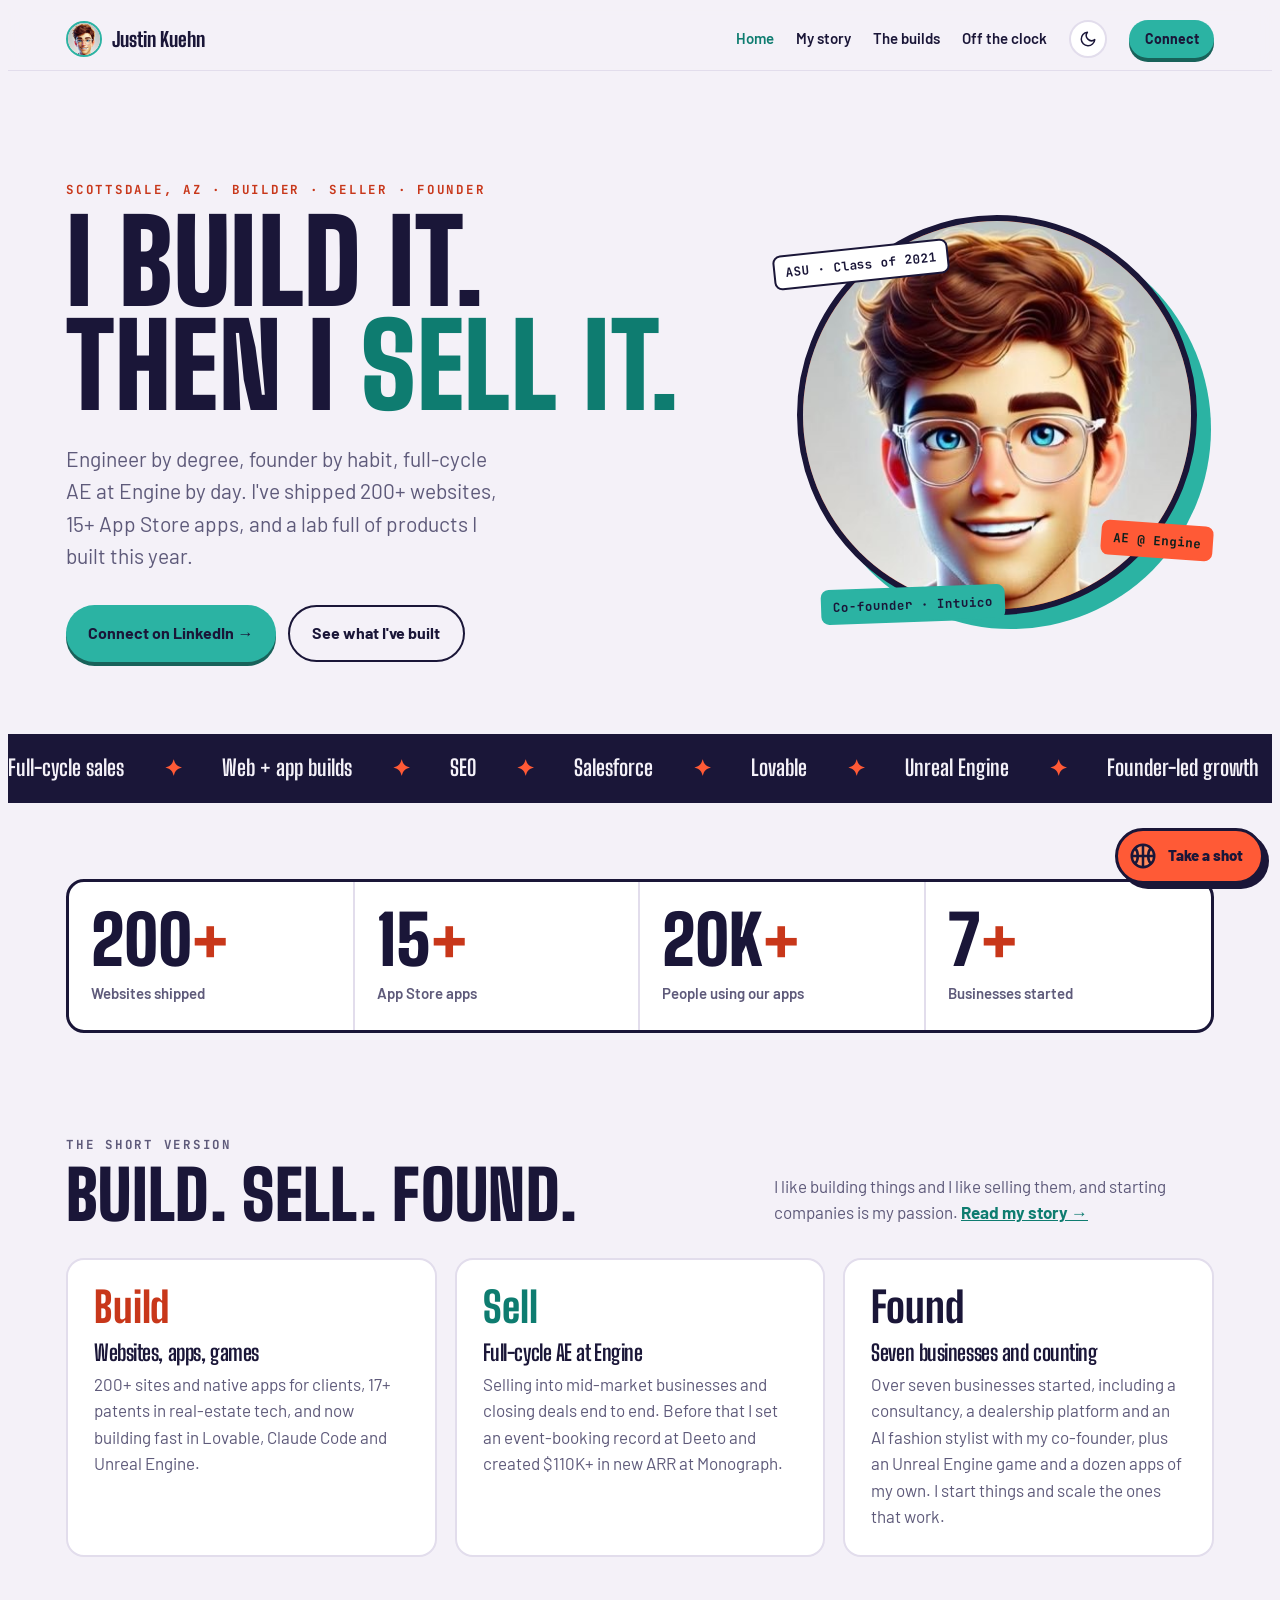
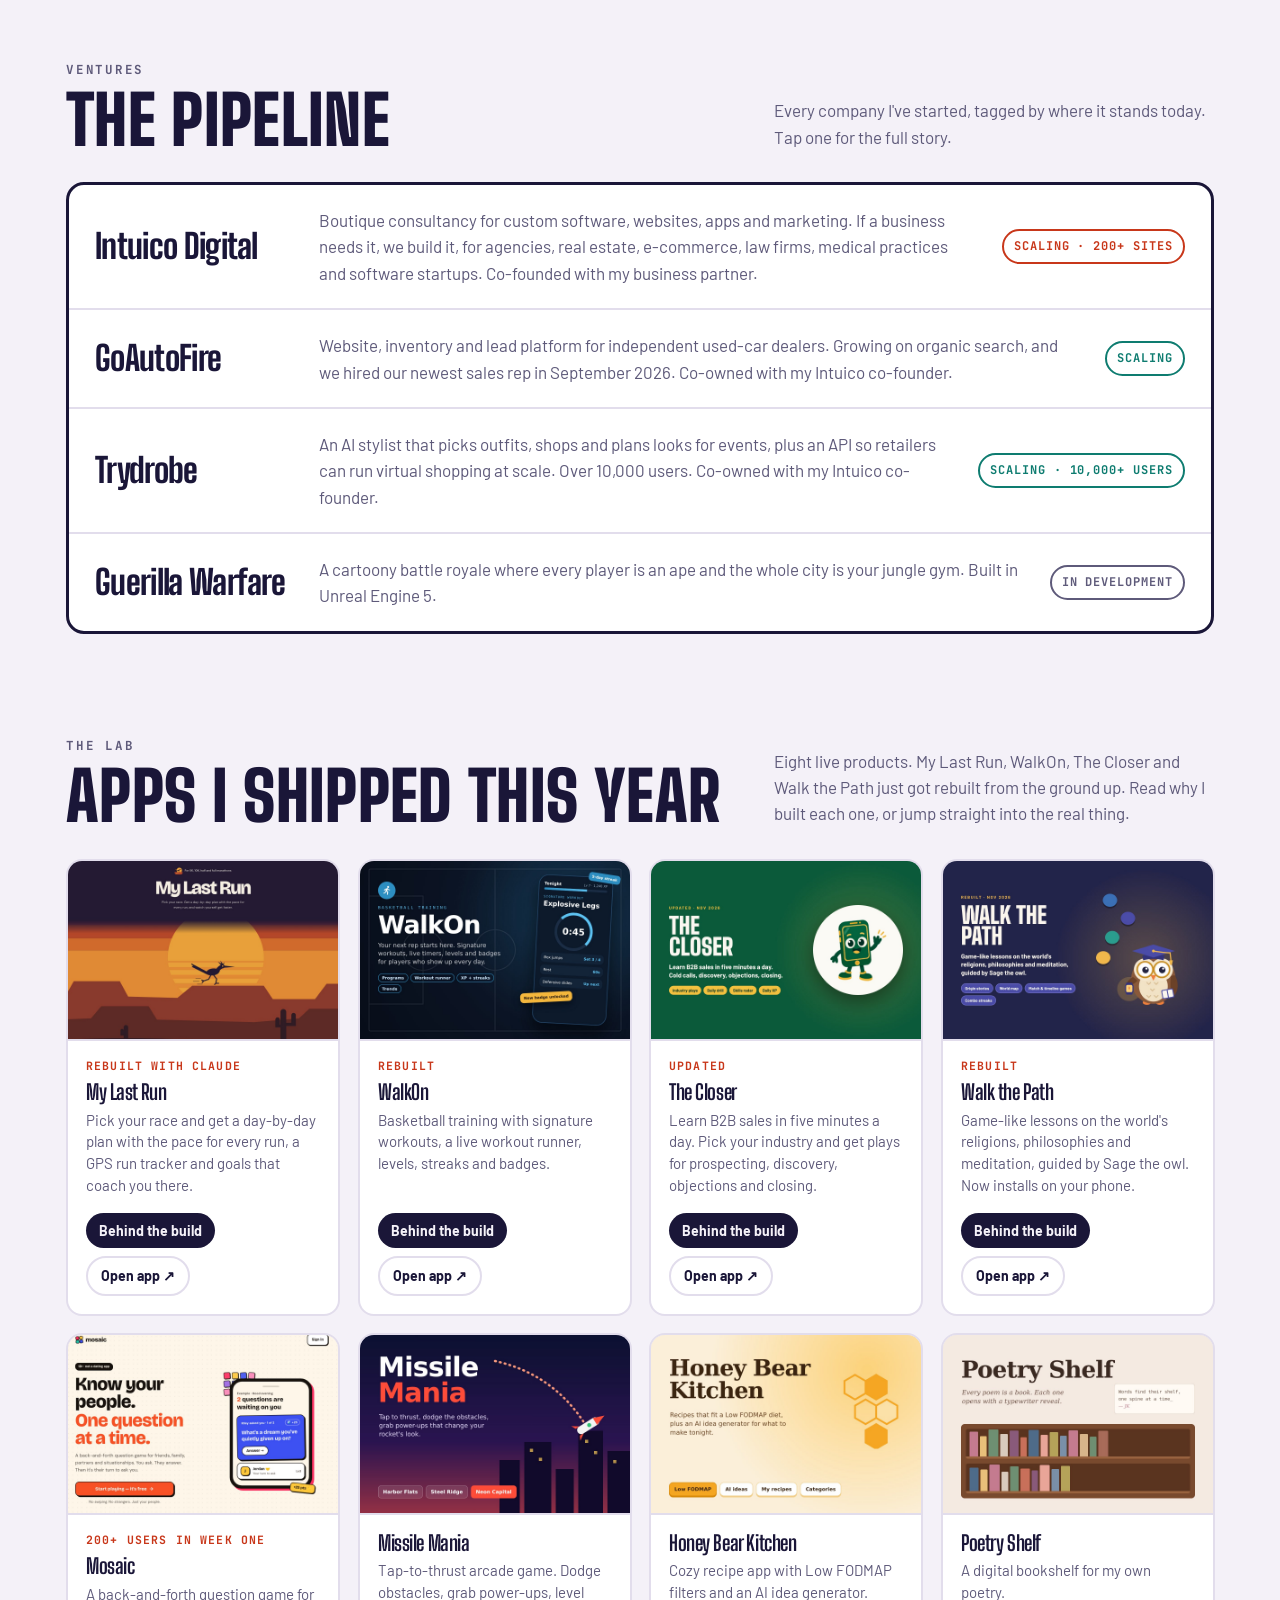
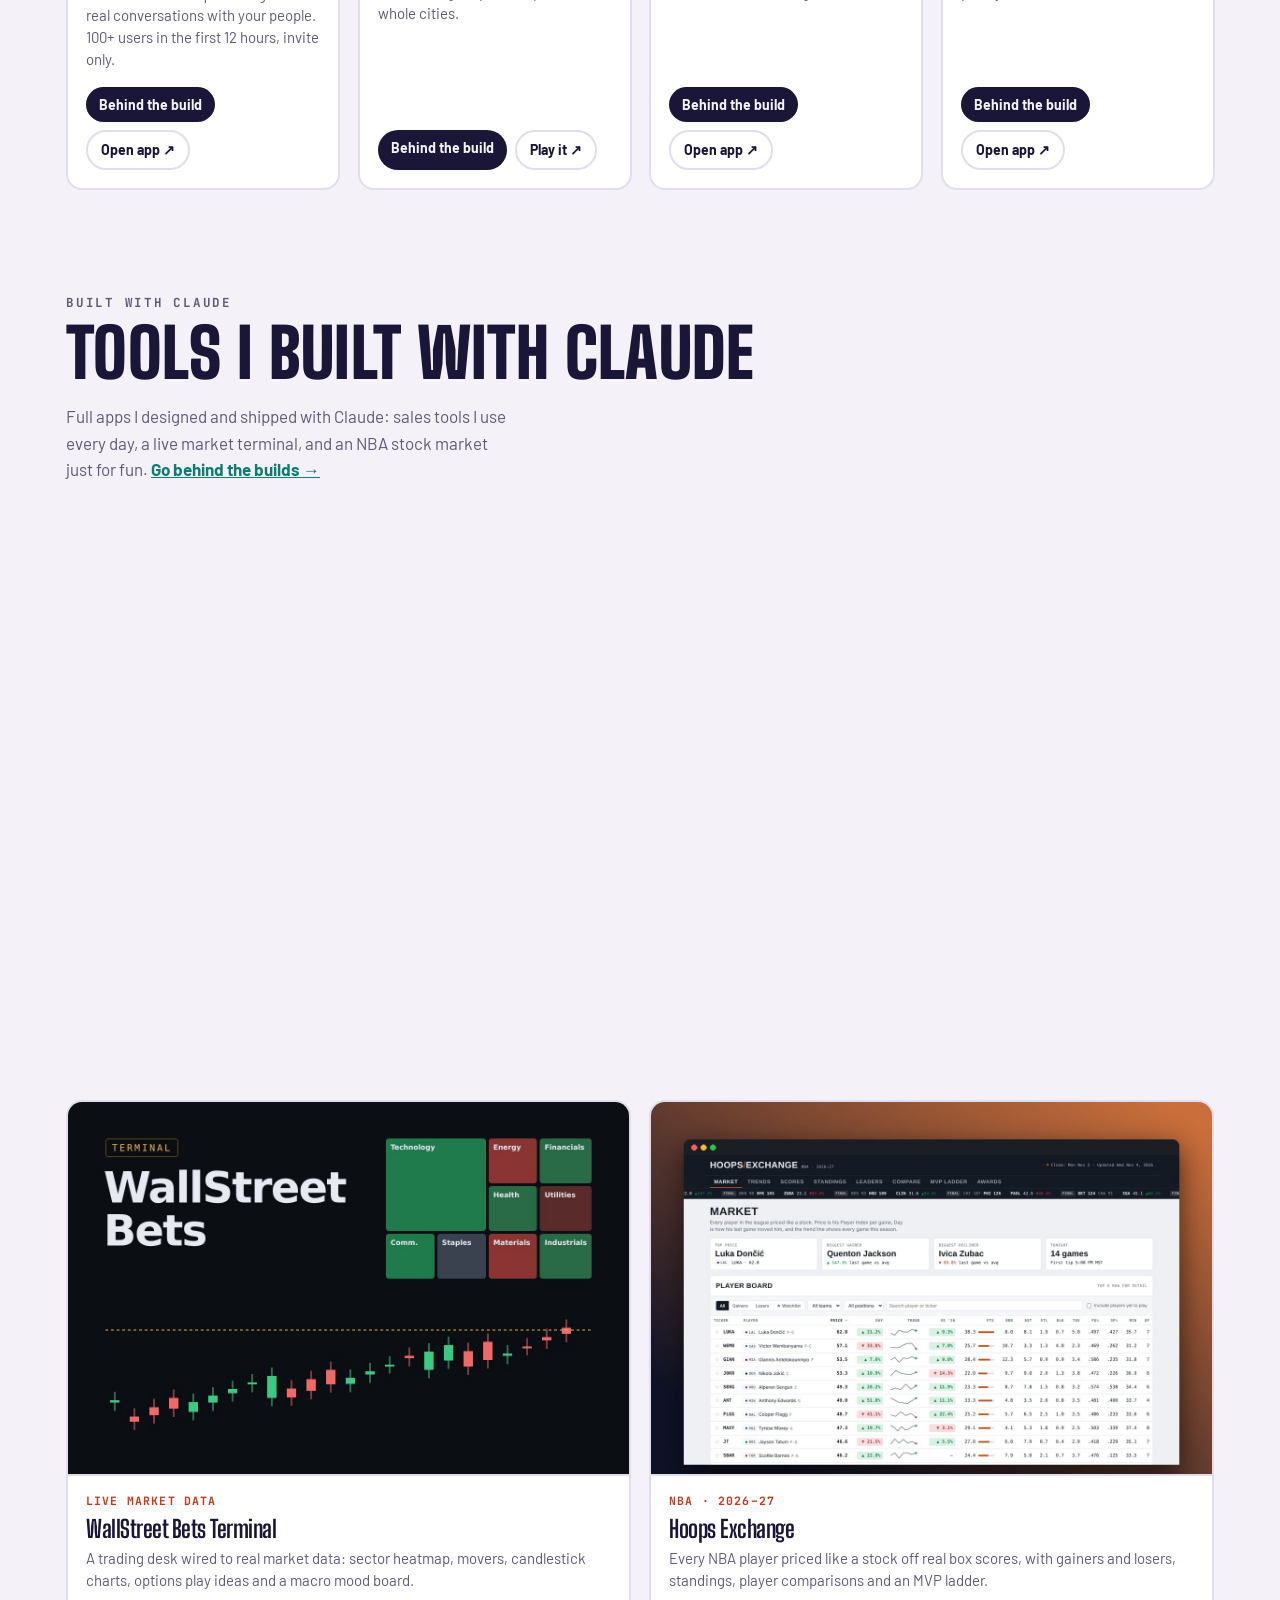
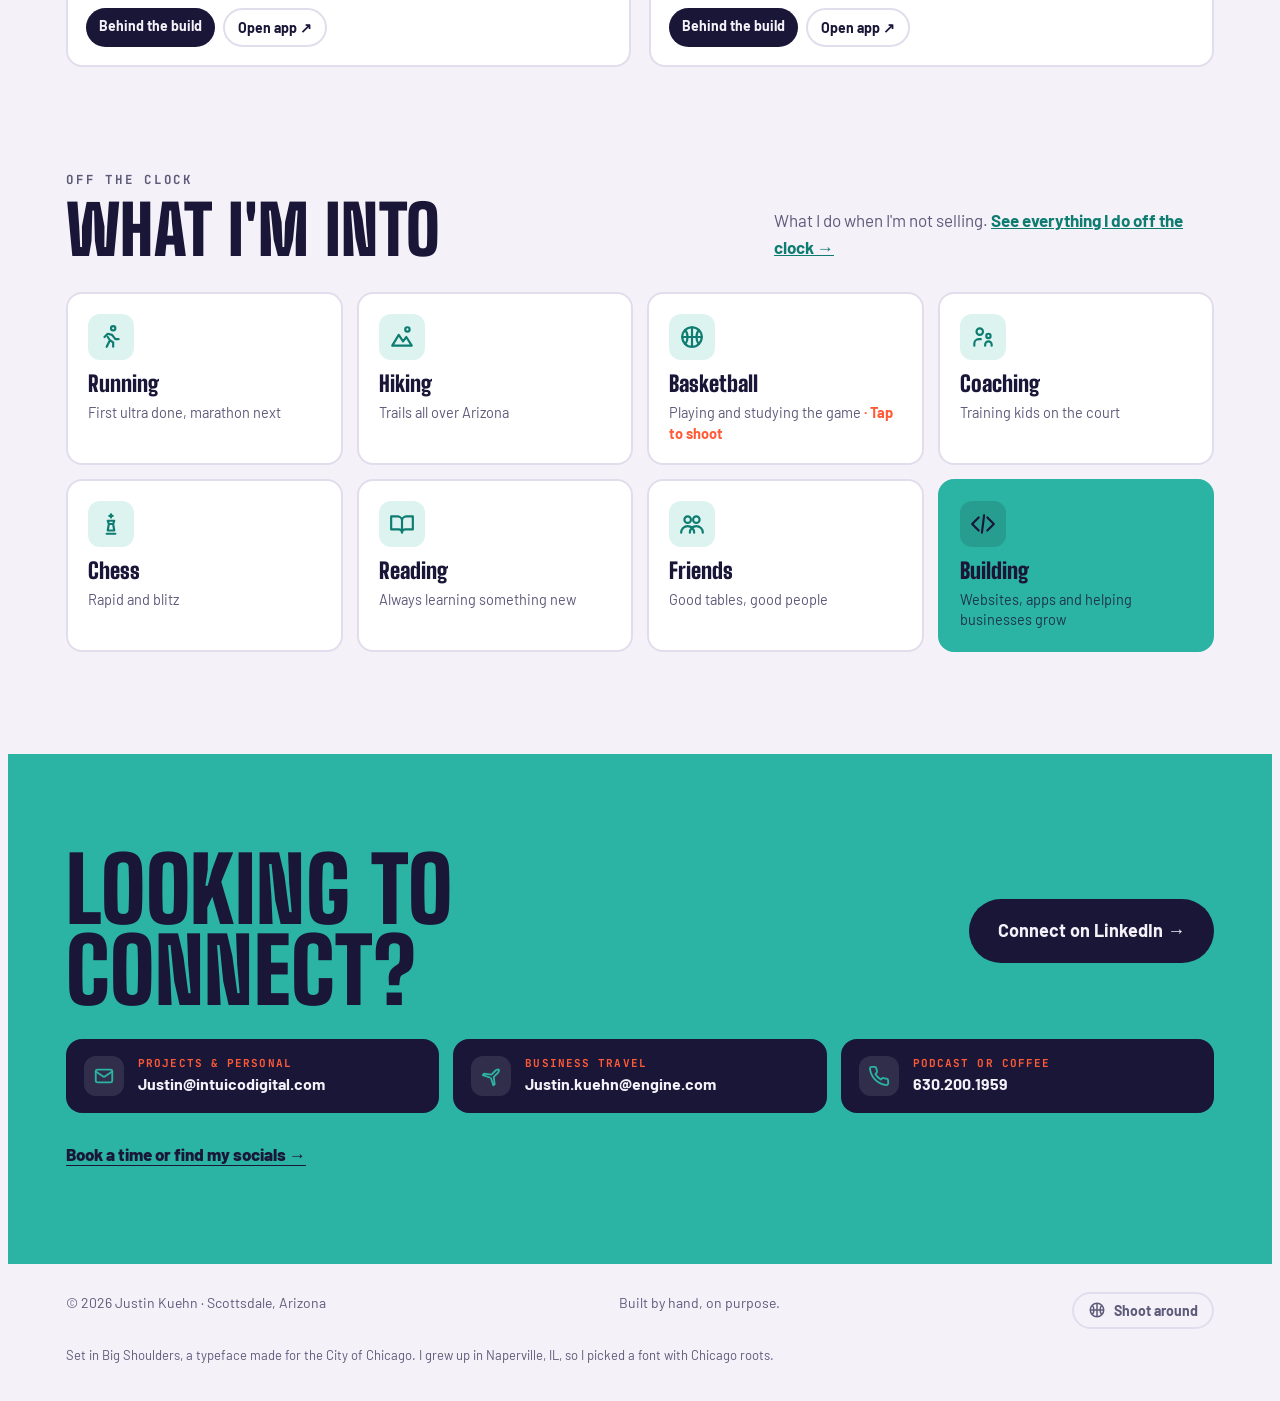
<file: index.html>
<!doctype html>
<html lang="en">
<head>
<meta charset="utf-8">
<meta name="viewport" content="width=device-width,initial-scale=1,viewport-fit=cover">
<title>Justin Kuehn · Builder, seller, founder</title>
<meta name="description" content="Justin Kuehn builds websites, apps and companies, then sells them. Co-founder of Intuico Digital and Account Executive at Engine.">
<meta property="og:title" content="Justin Kuehn · Builder, seller, founder">
<meta property="og:description" content="Websites, apps, ventures and the story behind them.">
<meta property="og:image" content="img/avatar.jpg">
<link rel="icon" href="img/avatar.jpg">
<script>(function(){var t=null;try{t=new URLSearchParams(location.search).get("theme");}catch(e){}if(t!=="dark"&&t!=="light"){try{t=localStorage.getItem("jk-theme");}catch(e){}}if(t!=="dark"&&t!=="light"){try{t=sessionStorage.getItem("jk-theme");}catch(e){}}if(t==="dark"||t==="light"){document.documentElement.setAttribute("data-jk",t);try{localStorage.setItem("jk-theme",t);}catch(e){}try{sessionStorage.setItem("jk-theme",t);}catch(e){}}})();(function(){window.__jkT0=Date.now();if(matchMedia("(prefers-reduced-motion: reduce)").matches)return;var seen=false;try{seen=sessionStorage.getItem("jk-splash")==="1";sessionStorage.setItem("jk-splash","1");}catch(e){seen=true;}if(seen)return;var r=document.documentElement;r.classList.add("jk-splash");setTimeout(function(){r.classList.remove("jk-splash","jk-splash-out")},3500);})();</script>
<meta name="claude:viewport-fit-sides" content="cover">
<link rel="preconnect" href="https://fonts.googleapis.com">
<link rel="preconnect" href="https://fonts.gstatic.com" crossorigin>
<link rel="stylesheet" href="https://fonts.googleapis.com/css2?family=Big+Shoulders+Display:wght@700;800;900&family=Barlow:wght@400;500;600;700&family=JetBrains+Mono:wght@500;700&display=swap">
<style>
/* Layout: bold editorial home. Big type hero with avatar, scoreboard strip, ventures as a CRM-style pipeline, an app lab grid, off-the-clock photo band, LinkedIn close. */
:root{
  --bg:#F4F1F8; --surface:#FFFFFF; --ink:#1A1638; --muted:#5E5A7A; --line:#E2DDEC;
  --signal-t:#0E7C70; --soft:#ECE7F4; --agave:#FF5A36; --deep:#1A1638; --signal:#2BB3A3; --signal-ink:#1A1638; --sky:#C8371A; --band:#1A1638; --band-ink:#F4F1F8;
  --display:"Big Shoulders Display", Impact, "Arial Narrow", sans-serif;
  --body:"Barlow", "Segoe UI", Helvetica, Arial, sans-serif;
  --mono:"JetBrains Mono", ui-monospace, Menlo, monospace;
  --wrap:1180px;
}
@media (prefers-color-scheme: dark){:root:not([data-jk="light"]){
  --bg:#0A0A0A; --surface:#151515; --ink:#F2F2EF; --muted:#A6A6A1; --line:#2A2A2A;
  --signal-t:#3CCFBC; --soft:#1C1C1C; --agave:#FF6A3D; --deep:#161616; --signal:#2BB3A3; --signal-ink:#0A0A0A; --sky:#FF7A50; --band:#2BB3A3; --band-ink:#0A0A0A; color-scheme:dark}}
:root[data-jk="dark"]{
  --bg:#0A0A0A; --surface:#151515; --ink:#F2F2EF; --muted:#A6A6A1; --line:#2A2A2A;
  --signal-t:#3CCFBC; --soft:#1C1C1C; --agave:#FF6A3D; --deep:#161616; --signal:#2BB3A3; --signal-ink:#0A0A0A; --sky:#FF7A50; --band:#2BB3A3; --band-ink:#0A0A0A; color-scheme:dark}

*{box-sizing:border-box}
html{scroll-behavior:smooth}
body{background:var(--bg);color:var(--ink);font-family:var(--body);font-size:17px;line-height:1.55;-webkit-font-smoothing:antialiased}
a{color:inherit}
:focus-visible{outline:3px solid var(--sky);outline-offset:3px;border-radius:4px}
.wrap{max-width:var(--wrap);margin:0 auto;padding-left:max(16px, env(safe-area-inset-left,0px));padding-right:max(16px, env(safe-area-inset-right,0px))}
h1,h2,h3{font-family:var(--display);line-height:.98;letter-spacing:-.02em;margin:0;text-wrap:balance}
.eyebrow{font-family:var(--mono);font-size:12.5px;font-weight:700;letter-spacing:.14em;text-transform:uppercase;color:var(--sky)}
.btn{display:inline-flex;align-items:center;gap:.6em;font-weight:700;font-size:16px;text-decoration:none;padding:.9em 1.4em;border-radius:999px;transition:transform .15s ease, box-shadow .15s ease}
.btn-signal{background:var(--signal);color:var(--signal-ink);box-shadow:0 4px 0 color-mix(in srgb,var(--signal) 55%, #000)}
.btn-signal:hover{transform:translateY(-2px);box-shadow:0 6px 0 color-mix(in srgb,var(--signal) 55%, #000)}
.btn-ghost{border:2px solid var(--ink);color:var(--ink)}
.btn-ghost:hover{background:var(--ink);color:var(--bg)}

/* nav */
body::before{content:"";position:fixed;inset:0 0 auto;height:env(safe-area-inset-top,0px);z-index:10;background:var(--bg)}
.nav{position:sticky;top:env(safe-area-inset-top,0px);z-index:9;background:color-mix(in srgb,var(--bg) 88%, transparent);backdrop-filter:blur(10px);border-bottom:1px solid var(--line)}
.nav .wrap{display:flex;align-items:center;justify-content:space-between;gap:16px;padding-block:12px}
.brand{display:flex;align-items:center;gap:10px;text-decoration:none;font-family:var(--display);font-weight:800;font-size:20px}
.brand img{width:36px;height:36px;border-radius:50%;border:2px solid var(--signal)}
.links{display:flex;gap:22px;align-items:center;font-weight:600;font-size:15px}
.links a{text-decoration:none}
.links a:not(.btn):hover,.links a[aria-current]{color:var(--signal-t)}
.links .btn{padding:.55em 1.1em;font-size:14px}
@media (max-width:760px){.links{gap:14px;font-size:14px}.links a[href="index.html"],.links a[href="index.html#apps"],.links a[href="hobbies.html"]:not([aria-current]){display:none}}
@media (max-width:460px){.brand span,.brand{font-size:0}.brand img{width:34px;height:34px}}

/* hero */
.hero{padding-block:clamp(48px,8vw,96px) clamp(40px,6vw,72px)}
.hero .wrap{display:grid;grid-template-columns:1.35fr .9fr;gap:clamp(28px,5vw,64px);align-items:center}
.hero h1{font-size:clamp(52px,9vw,124px);font-weight:800}
.hero h1 .hl{color:var(--signal-t)}
.hero h1 .line{display:block}
.hero p.lede{font-size:clamp(18px,2vw,21px);color:var(--muted);max-width:36ch;margin:24px 0 32px}
.cta-row{display:flex;flex-wrap:wrap;gap:12px}
.portrait{position:relative;justify-self:center;width:min(100%,400px)}
.portrait .disc{aspect-ratio:1;max-width:100%;border-radius:50%;background:var(--sky);overflow:hidden;border:6px solid var(--ink);box-shadow:14px 14px 0 var(--signal)}
.portrait img{width:100%;height:100%;object-fit:cover;display:block}
.tag{position:absolute;font-family:var(--mono);font-size:12.5px;font-weight:700;background:var(--surface);color:var(--ink);border:2px solid var(--ink);padding:6px 10px;border-radius:8px;white-space:nowrap}
.tag.t1{top:8%;left:-6%;transform:rotate(-6deg)}
.tag.t2{bottom:14%;right:-4%;transform:rotate(4deg);background:var(--agave);color:#0B1F1C;border-color:var(--agave)}
.tag.t3{bottom:-2%;left:6%;transform:rotate(-2deg);background:var(--signal);color:var(--signal-ink);border-color:var(--signal)}
@media (max-width:820px){.hero .wrap{grid-template-columns:1fr}.portrait{width:min(78%,320px);order:-1}.tag.t1{left:-10%}.tag.t2{right:-12%}}

/* ticker */
.ticker{background:var(--band);color:var(--band-ink);overflow:hidden;border-block:3px solid var(--ink)}
.ticker .track{display:flex;gap:40px;width:max-content;padding-block:14px;font-family:var(--display);font-weight:700;font-size:22px;animation:tick 38s linear infinite}
.ticker span{display:flex;align-items:center;gap:40px;white-space:nowrap}
.ticker span::after{content:"✦";color:var(--agave)}

@keyframes tick{to{transform:translateX(-50%)}}
@media (prefers-reduced-motion:reduce){.ticker .track{animation:none}}

/* scoreboard */
.score{padding-block:clamp(48px,6vw,80px) 0}
.board{display:grid;grid-template-columns:repeat(4,1fr);border:3px solid var(--ink);border-radius:18px;overflow:hidden;background:var(--surface)}
.stat{padding:24px 22px;border-right:2px solid var(--line);min-width:0}
.stat:last-child{border-right:0}
.stat b{display:block;font-family:var(--display);font-size:clamp(44px,5.5vw,68px);font-weight:800;line-height:1;font-variant-numeric:tabular-nums}
.stat b em{font-style:normal;color:var(--sky)}
.stat small{display:block;margin-top:8px;font-weight:600;color:var(--muted);font-size:15px}
@media (max-width:760px){.board{grid-template-columns:1fr 1fr}.stat:nth-child(2){border-right:0}.stat:nth-child(-n+2){border-bottom:2px solid var(--line)}}

/* sections */
section.block{padding-block:clamp(64px,8vw,110px) 0}
.head{display:flex;justify-content:space-between;align-items:end;gap:20px;flex-wrap:wrap;margin-bottom:32px}
.head h2{font-size:clamp(38px,5.5vw,68px);font-weight:800;margin-top:10px}
.head p{color:var(--muted);max-width:44ch;margin:0}

/* three lanes */
.lanes{display:grid;grid-template-columns:repeat(3,1fr);gap:18px}
.lane{padding:26px;border-radius:18px;border:2px solid var(--line);background:var(--surface);min-width:0}
.lane .k{font-family:var(--display);font-size:42px;font-weight:800;line-height:1}
.lane:nth-child(1) .k{color:var(--sky)} .lane:nth-child(2) .k{color:var(--signal-t)}
.lane h3{font-size:22px;margin:14px 0 8px;font-weight:700}
.lane p{margin:0;color:var(--muted)}
@media (max-width:820px){.lanes{grid-template-columns:1fr}}

/* pipeline */
.pipe{border:3px solid var(--ink);border-radius:18px;overflow:hidden;background:var(--surface)}
.deal{display:grid;grid-template-columns:200px 1fr auto;gap:24px;align-items:center;padding:22px 26px;border-bottom:2px solid var(--line);text-decoration:none;transition:background .15s}
.deal:last-child{border-bottom:0}
.deal:hover{background:color-mix(in srgb,var(--agave) 12%, var(--surface))}
.deal h3{font-size:clamp(26px,3vw,34px);font-weight:800}
.deal p{margin:0;color:var(--muted);min-width:0}
.stage{font-family:var(--mono);font-size:12px;font-weight:700;letter-spacing:.08em;text-transform:uppercase;padding:6px 10px;border-radius:999px;white-space:nowrap;border:2px solid currentColor}
.stage.won{color:var(--sky)} .stage.scale{color:var(--signal-t)} .stage.build{color:var(--muted)}
@media (max-width:760px){.deal{grid-template-columns:1fr;gap:8px}.stage{justify-self:start}}

/* app lab */
.apps{display:grid;grid-template-columns:repeat(4,1fr);gap:18px}
.app{display:flex;flex-direction:column;border:2px solid var(--line);border-radius:16px;overflow:hidden;background:var(--surface);transition:transform .15s ease,border-color .15s ease}
.app:hover{transform:translateY(-4px);border-color:var(--agave)}
.app .shot{display:block;aspect-ratio:3/2;max-width:100%;background:var(--line);border-bottom:2px solid var(--line)}
.app .shot img{width:100%;height:100%;object-fit:cover;display:block}
.app .body{padding:16px 18px 18px;display:flex;flex-direction:column;gap:6px;flex:1}
.app h3{font-size:21px;font-weight:700;line-height:1.1}
.app p{margin:0;color:var(--muted);font-size:15px;line-height:1.45;flex:1}
.app .acts{display:flex;gap:8px;flex-wrap:wrap;margin-top:10px}
.app .acts a{font-weight:700;font-size:14px;text-decoration:none;padding:7px 13px;border-radius:999px}
.app .cs-btn{background:var(--ink);color:var(--bg)}
.app .cs-btn:hover{background:var(--agave);color:#0B1F1C}
.app .go{border:2px solid var(--line);color:var(--ink)}
.app .go:hover{border-color:var(--ink)}
.app .kick{font-family:var(--mono);font-size:11.5px;font-weight:700;letter-spacing:.1em;text-transform:uppercase;color:var(--sky)}
.cgrid .app h3{font-size:24px}
@media (max-width:1000px){.apps{grid-template-columns:repeat(2,1fr)}}
@media (max-width:520px){.apps{grid-template-columns:1fr}}

/* built with claude */
.cgrid{display:grid;grid-template-columns:repeat(2,1fr);gap:18px}
@media (max-width:560px){.cgrid{grid-template-columns:1fr}}
.cproj{display:flex;flex-direction:column;text-decoration:none;border:2px solid var(--line);border-radius:16px;overflow:hidden;background:var(--surface);transition:transform .15s ease,border-color .15s ease;min-width:0}
.cproj:hover{transform:translateY(-4px);border-color:var(--ink)}
.cproj .band{background:var(--p-bg);color:var(--p-ink);padding:20px 20px 18px;min-height:150px;display:flex;flex-direction:column;justify-content:space-between;gap:14px;position:relative;overflow:hidden}
.cproj .band::after{content:"";position:absolute;inset:auto -30% -60% auto;width:70%;aspect-ratio:1;border-radius:50%;background:var(--p-acc);opacity:.18}
.cproj .kicker{font-family:var(--mono);font-size:11.5px;font-weight:700;letter-spacing:.12em;text-transform:uppercase;color:var(--p-acc);position:relative}
.cproj .pname{font-family:var(--display);font-weight:800;font-size:30px;line-height:1;letter-spacing:-.02em;position:relative}
.cproj .chips{display:flex;flex-wrap:wrap;gap:6px;position:relative}
.cproj .chips span{font-family:var(--mono);font-size:11px;font-weight:700;padding:3px 8px;border-radius:999px;border:1px solid var(--p-acc);color:var(--p-ink)}
.cproj .body{padding:16px 18px 18px;display:flex;flex-direction:column;gap:6px;flex:1}
.cproj p{margin:0;color:var(--muted);font-size:15px;line-height:1.45;flex:1}
.cproj .go{font-weight:700;font-size:14px;color:var(--signal-t);margin-top:8px}
@media (max-width:1000px){.cgrid{grid-template-columns:repeat(2,1fr)}}
@media (max-width:560px){.cgrid{grid-template-columns:1fr}}

/* off the clock gallery */
.gallery{display:grid;grid-template-columns:repeat(4,1fr);grid-auto-rows:220px;gap:16px}
.gallery > *{border-radius:18px;overflow:hidden;position:relative;margin:0;min-width:0}
.gallery figure{border:3px solid var(--ink);background:var(--line)}
.gallery figure img{width:100%;height:100%;object-fit:cover;display:block;position:absolute;inset:0;transition:transform .4s ease}
.gallery figure:hover img{transform:scale(1.04)}
.g-dinner{grid-row:span 2}
.g-hike{grid-column:span 2;grid-row:span 2}
.g-ultra{grid-row:span 2;background:var(--signal);color:var(--signal-ink);padding:24px;display:flex;flex-direction:column;justify-content:space-between}
.g-ultra .big{font-family:var(--display);font-weight:800;font-size:clamp(64px,7vw,96px);line-height:.85;letter-spacing:-.03em}
.g-ultra .big small{display:block;font-size:.34em;letter-spacing:.02em;margin-top:6px}
.g-ultra p{margin:0;font-weight:600;line-height:1.35}
.g-ultra .eyebrow{color:inherit;opacity:.85}
.g-tile{background:var(--surface);border:2px solid var(--line);padding:22px;display:flex;flex-direction:column;justify-content:space-between;gap:10px;text-decoration:none}
.g-tile h3{font-size:clamp(24px,2.4vw,30px);font-weight:800}
.g-tile p{margin:0;color:var(--muted);font-size:15px}
.g-tile .go{font-weight:700;font-size:14px;color:var(--signal-t)}
a.g-tile:hover{border-color:var(--ink)}
.g-marathon{grid-column:span 2;background:var(--band);color:var(--band-ink);border-color:var(--band)}
.g-marathon p{color:inherit;opacity:.8}
.g-marathon .go{color:inherit}
.g-swan figure, .g-swan{background:#F2F2F0}
@media (max-width:900px){.gallery{grid-template-columns:repeat(2,1fr);grid-auto-rows:200px}.g-hike{grid-column:span 2}.g-marathon{grid-column:span 2}}
@media (max-width:520px){.gallery{grid-auto-rows:170px}.g-ultra{grid-column:span 2;grid-row:span 1}.g-dinner{grid-row:span 2}}

/* close */
.close{margin-top:clamp(64px,8vw,110px);background:var(--signal);color:var(--signal-ink)}
.close .wrap{padding-block:clamp(56px,8vw,96px);display:flex;justify-content:space-between;align-items:center;gap:28px;flex-wrap:wrap}
.close h2{font-size:clamp(42px,7vw,92px);font-weight:800;max-width:12ch}
.close .btn{background:var(--deep);color:#F4F1F8;box-shadow:none;font-size:18px;padding:1em 1.6em}
.close .btn:hover{transform:translateY(-2px)}
footer .wrap{display:flex;justify-content:space-between;gap:16px;flex-wrap:wrap;padding-block:28px;color:var(--muted);font-size:14px}
.theme-tg{width:38px;height:38px;flex:none;border-radius:50%;border:2px solid var(--line);background:var(--surface);color:var(--ink);display:grid;place-items:center;cursor:pointer;padding:0}
.theme-tg:hover{border-color:var(--signal)}
.theme-tg .i-sun{display:none}
:root[data-jk="dark"] .theme-tg .i-sun{display:block}:root[data-jk="dark"] .theme-tg .i-moon{display:none}
@media (prefers-color-scheme: dark){:root:not([data-jk="light"]) .theme-tg .i-sun{display:block}:root:not([data-jk="light"]) .theme-tg .i-moon{display:none}}
.ints{list-style:none;margin:0;padding:0;display:grid;grid-template-columns:repeat(4,minmax(0,1fr));gap:14px}
@media (max-width:900px){.ints{grid-template-columns:repeat(2,minmax(0,1fr))}}
.int{display:flex;flex-direction:column;gap:6px;padding:20px;border:2px solid var(--line);border-radius:16px;background:var(--surface);min-width:0}
.int .ic{width:46px;height:46px;border-radius:12px;display:grid;place-items:center;background:color-mix(in srgb,var(--signal) 16%,var(--surface));color:var(--signal-t);margin-bottom:6px}
.int b{font-family:var(--display);font-size:22px;font-weight:800;line-height:1.1}
.int small{color:var(--muted);font-size:14.5px;line-height:1.4}
.int-hl{background:var(--signal);border-color:var(--signal);color:var(--signal-ink)}
.int-hl .ic{background:rgba(0,0,0,.12);color:var(--signal-ink)}.int-hl small{color:var(--signal-ink);opacity:.8}
@media (prefers-reduced-motion:no-preference){
.rv-on .rv{opacity:0;transform:translateY(26px);transition:opacity .7s cubic-bezier(.2,.7,.2,1),transform .7s cubic-bezier(.2,.7,.2,1)}
.rv-on .rv.in{opacity:1;transform:none}
}
</style>
<link rel="stylesheet" href="fx.css">
</head>
<body>
<nav class="nav" aria-label="Main">
  <div class="wrap">
    <a class="brand" href="#top"><img src="img/avatar.jpg" alt="">Justin Kuehn</a>
    <div class="links">
      <a href="index.html" aria-current="page">Home</a>
      <a href="story.html">My story</a>
      <a href="work.html">The builds</a>
      <a href="hobbies.html">Off the clock</a>
<button class="theme-tg" type="button" aria-label="Toggle dark mode" title="Toggle dark mode"><svg class="i-moon" viewBox="0 0 24 24" width="18" height="18" fill="none" stroke="currentColor" stroke-width="2" stroke-linecap="round" stroke-linejoin="round" aria-hidden="true"><path d="M21 12.8A9 9 0 1 1 11.2 3a7 7 0 0 0 9.8 9.8z"/></svg><svg class="i-sun" viewBox="0 0 24 24" width="18" height="18" fill="none" stroke="currentColor" stroke-width="2" stroke-linecap="round" aria-hidden="true"><circle cx="12" cy="12" r="4"/><path d="M12 2v2M12 20v2M4.9 4.9l1.4 1.4M17.7 17.7l1.4 1.4M2 12h2M20 12h2M4.9 19.1l1.4-1.4M17.7 6.3l1.4-1.4"/></svg></button>
            <a class="btn btn-signal" href="connect.html">Connect</a>
    </div>
  </div>
</nav>

<header class="hero" id="top">
  <div class="wrap">
    <div>
      <p class="eyebrow">Scottsdale, AZ · Builder · Seller · Founder</p>
      <h1><span class="line">I build it.</span><span class="line">Then I <span class="hl">sell it.</span></span></h1>
      <p class="lede">Engineer by degree, founder by habit, full-cycle AE at Engine by day. I've shipped 200+ websites, 15+ App Store apps, and a lab full of products I built this year.</p>
      <div class="cta-row">
        <a class="btn btn-signal" href="https://www.linkedin.com/in/justin-kuehn" target="_blank" rel="noopener">Connect on LinkedIn →</a>
        <a class="btn btn-ghost" href="#apps">See what I've built</a>
      </div>
    </div>
    <div class="portrait">
      <div class="disc"><img src="img/avatar.jpg" alt="Illustrated portrait of Justin Kuehn"></div>
      <span class="tag t1">ASU · Class of 2021</span>
      <span class="tag t2">AE @ Engine</span>
      <span class="tag t3">Co-founder · Intuico</span>
    </div>
  </div>
</header>

<div class="ticker" aria-hidden="true">
  <div class="track">
    <span>Full-cycle sales</span><span>Web + app builds</span><span>SEO</span><span>Salesforce</span><span>Lovable</span><span>Unreal Engine</span><span>Founder-led growth</span><span>Cold calling</span>
    <span>Full-cycle sales</span><span>Web + app builds</span><span>SEO</span><span>Salesforce</span><span>Lovable</span><span>Unreal Engine</span><span>Founder-led growth</span><span>Cold calling</span>
  </div>
</div>

<section class="score" aria-label="By the numbers">
  <div class="wrap">
    <div class="board">
      <div class="stat"><b>200<em>+</em></b><small>Websites shipped</small></div>
      <div class="stat"><b>15<em>+</em></b><small>App Store apps</small></div>
      <div class="stat"><b>20K<em>+</em></b><small>People using our apps</small></div>
      <div class="stat"><b>7<em>+</em></b><small>Businesses started</small></div>
    </div>
  </div>
</section>

<section class="block" aria-labelledby="lanes-h">
  <div class="wrap">
    <div class="head">
      <div><p class="eyebrow">The short version</p><h2 id="lanes-h">Build. Sell. Found.</h2></div>
      <p>I like building things and I like selling them, and starting companies is my passion. <a href="story.html" style="color:var(--signal-t);font-weight:700">Read my story →</a></p>
    </div>
    <div class="lanes">
      <div class="lane"><div class="k">Build</div><h3>Websites, apps, games</h3><p>200+ sites and native apps for clients, 17+ patents in real-estate tech, and now building fast in Lovable, Claude Code and Unreal Engine.</p></div>
      <div class="lane"><div class="k">Sell</div><h3>Full-cycle AE at Engine</h3><p>Selling into mid-market businesses and closing deals end to end. Before that I set an event-booking record at Deeto and created $110K+ in new ARR at Monograph.</p></div>
      <div class="lane"><div class="k">Found</div><h3>Seven businesses and counting</h3><p>Over seven businesses started, including a consultancy, a dealership platform and an AI fashion stylist with my co-founder, plus an Unreal Engine game and a dozen apps of my own. I start things and scale the ones that work.</p></div>
    </div>
  </div>
</section>

<section class="block" id="work" aria-labelledby="work-h">
  <div class="wrap">
    <div class="head">
      <div><p class="eyebrow">Ventures</p><h2 id="work-h">The pipeline</h2></div>
      <p>Every company I've started, tagged by where it stands today. Tap one for the full story.</p>
    </div>
    <div class="pipe">
      <a class="deal" href="work.html#intuico"><h3>Intuico Digital</h3><p>Boutique consultancy for custom software, websites, apps and marketing. If a business needs it, we build it, for agencies, real estate, e-commerce, law firms, medical practices and software startups. Co-founded with my business partner.</p><span class="stage won">Scaling · 200+ sites</span></a>
      <a class="deal" href="work.html#goautofire"><h3>GoAutoFire</h3><p>Website, inventory and lead platform for independent used-car dealers. Growing on organic search, and we hired our newest sales rep in September 2026. Co-owned with my Intuico co-founder.</p><span class="stage scale">Scaling</span></a>
      <a class="deal" href="work.html#trydrobe"><h3>Trydrobe</h3><p>An AI stylist that picks outfits, shops and plans looks for events, plus an API so retailers can run virtual shopping at scale. Over 10,000 users. Co-owned with my Intuico co-founder.</p><span class="stage scale">Scaling · 10,000+ users</span></a>
      <a class="deal" href="work.html#unreal"><h3>Guerilla Warfare</h3><p>A cartoony battle royale where every player is an ape and the whole city is your jungle gym. Built in Unreal Engine 5.</p><span class="stage build">In development</span></a>
    </div>
  </div>
</section>

<section class="block" id="apps" aria-labelledby="apps-h">
  <div class="wrap">
    <div class="head">
      <div><p class="eyebrow">The lab</p><h2 id="apps-h">Apps I shipped this year</h2></div>
      <p>Eight live products. My Last Run, WalkOn, The Closer and Walk the Path just got rebuilt from the ground up. Read why I built each one, or jump straight into the real thing.</p>
    </div>
    <div class="apps">
      <div class="app"><a class="shot" href="work.html#my-last-run"><img src="img/shot_lastrun.jpg" alt="My Last Run screenshot" loading="lazy"></a><div class="body"><span class="kick">Rebuilt with Claude</span><h3>My Last Run</h3><p>Pick your race and get a day-by-day plan with the pace for every run, a GPS run tracker and goals that coach you there.</p><div class="acts"><a class="cs-btn" href="work.html#my-last-run">Behind the build</a><a class="go" href="https://id-preview--bdcf397b-622d-477d-acb7-1abfdcdb4f65.lovable.app" target="_blank" rel="noopener">Open app ↗</a></div></div></div>
      <div class="app"><a class="shot" href="work.html#walkon"><img src="img/shot_walkon.jpg" alt="WalkOn screenshot" loading="lazy"></a><div class="body"><span class="kick">Rebuilt</span><h3>WalkOn</h3><p>Basketball training with signature workouts, a live workout runner, levels, streaks and badges.</p><div class="acts"><a class="cs-btn" href="work.html#walkon">Behind the build</a><a class="go" href="https://id-preview--77629326-9b4a-41c9-a2ec-c65a3941ba70.lovable.app" target="_blank" rel="noopener">Open app ↗</a></div></div></div>
      <div class="app"><a class="shot" href="work.html#the-closer"><img src="img/shot_closer.jpg" alt="The Closer screenshot" loading="lazy"></a><div class="body"><span class="kick">Updated</span><h3>The Closer</h3><p>Learn B2B sales in five minutes a day. Pick your industry and get plays for prospecting, discovery, objections and closing.</p><div class="acts"><a class="cs-btn" href="work.html#the-closer">Behind the build</a><a class="go" href="https://id-preview--04c4d16d-3907-4d98-9360-c7922b74144a.lovable.app" target="_blank" rel="noopener">Open app ↗</a></div></div></div>
      <div class="app"><a class="shot" href="work.html#walk-the-path"><img src="img/shot_path.jpg" alt="Walk the Path screenshot" loading="lazy"></a><div class="body"><span class="kick">Rebuilt</span><h3>Walk the Path</h3><p>Game-like lessons on the world's religions, philosophies and meditation, guided by Sage the owl. Now installs on your phone.</p><div class="acts"><a class="cs-btn" href="work.html#walk-the-path">Behind the build</a><a class="go" href="https://id-preview--449f8e3a-1a97-40b5-98aa-3fd0b3b67470.lovable.app" target="_blank" rel="noopener">Open app ↗</a></div></div></div>
      <div class="app"><a class="shot" href="work.html#mosaic"><img src="img/shot_mosaic.jpg" alt="Mosaic screenshot" loading="lazy"></a><div class="body"><span class="kick">200+ users in week one</span><h3>Mosaic</h3><p>A back-and-forth question game for real conversations with your people. 100+ users in the first 12 hours, invite only.</p><div class="acts"><a class="cs-btn" href="work.html#mosaic">Behind the build</a><a class="go" href="https://id-preview--a6ce73e4-9c57-42ba-a4dc-8248dfd05ff3.lovable.app" target="_blank" rel="noopener">Open app ↗</a></div></div></div>
      <div class="app"><a class="shot" href="work.html#missile-mania"><img src="img/shot_missile.jpg" alt="Missile Mania screenshot" loading="lazy"></a><div class="body"><h3>Missile Mania</h3><p>Tap-to-thrust arcade game. Dodge obstacles, grab power-ups, level whole cities.</p><div class="acts"><a class="cs-btn" href="work.html#missile-mania">Behind the build</a><a class="go" href="https://id-preview--9728c3f0-ca05-4153-9701-315631acdc00.lovable.app" target="_blank" rel="noopener">Play it ↗</a></div></div></div>
      <div class="app"><a class="shot" href="work.html#honey-bear"><img src="img/shot_honey.jpg" alt="Honey Bear Kitchen screenshot" loading="lazy"></a><div class="body"><h3>Honey Bear Kitchen</h3><p>Cozy recipe app with Low FODMAP filters and an AI idea generator.</p><div class="acts"><a class="cs-btn" href="work.html#honey-bear">Behind the build</a><a class="go" href="https://id-preview--b6b3ecbc-31b1-4ade-b1c3-0fae0a0726ac.lovable.app" target="_blank" rel="noopener">Open app ↗</a></div></div></div>
      <div class="app"><a class="shot" href="work.html#poetry-shelf"><img src="img/shot_poetry.jpg" alt="Poetry Shelf screenshot" loading="lazy"></a><div class="body"><h3>Poetry Shelf</h3><p>A digital bookshelf for my own poetry.</p><div class="acts"><a class="cs-btn" href="work.html#poetry-shelf">Behind the build</a><a class="go" href="https://id-preview--0a0bd705-e65c-4d59-aa2b-4a47ea7b3f06.lovable.app" target="_blank" rel="noopener">Open app ↗</a></div></div></div>
    </div>
  </div>
</section>

<section class="block" id="claude" aria-labelledby="claude-h">
  <div class="wrap">
    <div class="head">
      <div><p class="eyebrow">Built with Claude</p><h2 id="claude-h">Tools I built with Claude</h2></div>
      <p>Full apps I designed and shipped with Claude: sales tools I use every day, a live market terminal, and an NBA stock market just for fun. <a href="work.html#lead-machine" style="color:var(--signal-t);font-weight:700">Go behind the builds →</a></p>
    </div>
    <div class="cgrid">
      <div class="app"><a class="shot" href="work.html#lead-machine"><img src="img/shot_lm.jpg" alt="Lead Machine screenshot" loading="lazy"></a><div class="body"><span class="kick">Sales CRM · used by my team</span><h3>Lead Machine</h3><p>An outbound command center built for any rep, and now used by reps at my job. Pipeline board, call walkthroughs, demo prep and follow-ups.</p><div class="acts"><a class="cs-btn" href="work.html#lead-machine">Behind the build</a><a class="go" href="https://claude.ai/artifact/SwwXQkPjx93nikeQYZkY7k" target="_blank" rel="noopener">Try the blank version ↗</a></div></div></div>
      <div class="app"><a class="shot" href="work.html#commission-junkie"><img src="img/shot_cj.jpg" alt="Commission Junkie screenshot" loading="lazy"></a><div class="body"><span class="kick">Team call floor</span><h3>Commission Junkie</h3><p>A CRM for a whole sales team: dial walkthroughs, a drag-and-drop pipeline, a call calendar, a leaderboard and a celebration for every booked demo.</p><div class="acts"><a class="cs-btn" href="work.html#commission-junkie">Behind the build</a><a class="go" href="https://claude.ai/artifact/A4J7ZsXNUCJEVznhCR16ni" target="_blank" rel="noopener">Open app ↗</a></div></div></div>
      <div class="app"><a class="shot" href="work.html#wsb-terminal"><img src="img/shot_wsb.jpg" alt="WallStreet Bets Terminal screenshot" loading="lazy"></a><div class="body"><span class="kick">Live market data</span><h3>WallStreet Bets Terminal</h3><p>A trading desk wired to real market data: sector heatmap, movers, candlestick charts, options play ideas and a macro mood board.</p><div class="acts"><a class="cs-btn" href="work.html#wsb-terminal">Behind the build</a><a class="go" href="https://claude.ai/artifact/Wa8KGAK4fkS1C4XFUP16RU" target="_blank" rel="noopener">Open app ↗</a></div></div></div>
      <div class="app"><a class="shot" href="work.html#hoops-exchange"><img src="img/shot_hoops.jpg" alt="Hoops Exchange screenshot" loading="lazy"></a><div class="body"><span class="kick">NBA · 2026–27</span><h3>Hoops Exchange</h3><p>Every NBA player priced like a stock off real box scores, with gainers and losers, standings, player comparisons and an MVP ladder.</p><div class="acts"><a class="cs-btn" href="work.html#hoops-exchange">Behind the build</a><a class="go" href="https://claude.ai/artifact/V36vPS1v5Gox9Y6KWfjAD1" target="_blank" rel="noopener">Open app ↗</a></div></div></div>
    </div>
  </div>
</section>

<section class="block" id="about" aria-labelledby="about-h">
  <div class="wrap">
    <div class="head">
      <div><p class="eyebrow">Off the clock</p><h2 id="about-h">What I'm into</h2></div>
      <p>What I do when I'm not selling. <a href="hobbies.html" style="color:var(--signal-t);font-weight:700">See everything I do off the clock →</a></p>
    </div>
    <ul class="ints" role="list"><li class="int"><span class="ic"><svg viewBox="0 0 24 24" width="26" height="26" fill="none" stroke="currentColor" stroke-width="2" stroke-linecap="round" stroke-linejoin="round" aria-hidden="true"><circle cx="14" cy="4" r="2"/><path d="M8 21l3-6 3 2v4M6 12l3-3 4 1 3 4h3M11 15l-2-3"/></svg></span><b>Running</b><small>First ultra done, marathon next</small></li><li class="int"><span class="ic"><svg viewBox="0 0 24 24" width="26" height="26" fill="none" stroke="currentColor" stroke-width="2" stroke-linecap="round" stroke-linejoin="round" aria-hidden="true"><path d="M3 20l6-10 4 6 3-4 5 8z"/><circle cx="17" cy="5" r="2"/></svg></span><b>Hiking</b><small>Trails all over Arizona</small></li><li class="int"><span class="ic"><svg viewBox="0 0 24 24" width="26" height="26" fill="none" stroke="currentColor" stroke-width="2" stroke-linecap="round" stroke-linejoin="round" aria-hidden="true"><circle cx="12" cy="12" r="9"/><path d="M3 12h18M12 3v18M5.6 5.6c3 3 3 9.8 0 12.8M18.4 5.6c-3 3-3 9.8 0 12.8"/></svg></span><b>Basketball</b><small>Playing and studying the game</small></li><li class="int"><span class="ic"><svg viewBox="0 0 24 24" width="26" height="26" fill="none" stroke="currentColor" stroke-width="2" stroke-linecap="round" stroke-linejoin="round" aria-hidden="true"><path d="M4 20v-2a4 4 0 0 1 4-4h2"/><circle cx="9" cy="7" r="3"/><circle cx="17" cy="11" r="2"/><path d="M14 20v-1a3 3 0 0 1 6 0v1"/></svg></span><b>Coaching</b><small>Training kids on the court</small></li><li class="int"><span class="ic"><svg viewBox="0 0 24 24" width="26" height="26" fill="none" stroke="currentColor" stroke-width="2" stroke-linecap="round" stroke-linejoin="round" aria-hidden="true"><path d="M8 21h8M9 18h6l-1-6h-4zM10 12l-1-3h6l-1 3M12 3v3M10.5 4.5h3"/></svg></span><b>Chess</b><small>Rapid and blitz</small></li><li class="int"><span class="ic"><svg viewBox="0 0 24 24" width="26" height="26" fill="none" stroke="currentColor" stroke-width="2" stroke-linecap="round" stroke-linejoin="round" aria-hidden="true"><path d="M2 5h6a4 4 0 0 1 4 4v11a3 3 0 0 0-3-3H2zM22 5h-6a4 4 0 0 0-4 4v11a3 3 0 0 1 3-3h7z"/></svg></span><b>Reading</b><small>Always learning something new</small></li><li class="int"><span class="ic"><svg viewBox="0 0 24 24" width="26" height="26" fill="none" stroke="currentColor" stroke-width="2" stroke-linecap="round" stroke-linejoin="round" aria-hidden="true"><circle cx="8" cy="8" r="3"/><circle cx="16" cy="8" r="3"/><path d="M2 20a6 6 0 0 1 12 0M10 20a6 6 0 0 1 12 0"/></svg></span><b>Friends</b><small>Good tables, good people</small></li><li class="int int-hl"><span class="ic"><svg viewBox="0 0 24 24" width="26" height="26" fill="none" stroke="currentColor" stroke-width="2" stroke-linecap="round" stroke-linejoin="round" aria-hidden="true"><path d="M8 6l-6 6 6 6M16 6l6 6-6 6M13 4l-2 16"/></svg></span><b>Building</b><small>Websites, apps and helping businesses grow</small></li></ul>
  </div>
</section>

<section class="close" aria-labelledby="close-h">
  <div class="wrap">
    <h2 id="close-h">Looking to connect?</h2>
    <a class="btn" href="https://www.linkedin.com/in/justin-kuehn" target="_blank" rel="noopener">Connect on LinkedIn →</a>
    <ul class="contacts" role="list">
      <li><a href="mailto:Justin@intuicodigital.com"><svg width="20" height="20" viewBox="0 0 24 24" fill="none" stroke="currentColor" stroke-width="2" stroke-linecap="round" stroke-linejoin="round" aria-hidden="true"><rect x="3" y="5" width="18" height="14" rx="2"/><path d="M3 7l9 6 9-6"/></svg><span><small>Projects &amp; personal</small><b>Justin@intuicodigital.com</b></span></a></li>
      <li><a href="mailto:Justin.kuehn@engine.com"><svg width="20" height="20" viewBox="0 0 24 24" fill="none" stroke="currentColor" stroke-width="2" stroke-linecap="round" stroke-linejoin="round" aria-hidden="true"><path d="M10.5 13.5L3 11l1.5-1.5 8 1L17 6c1-1 3-1.5 3.5-1s0 2.5-1 3.5l-4.5 4.5 1 8L14.5 22l-2.5-7.5"/></svg><span><small>Business travel</small><b>Justin.kuehn@engine.com</b></span></a></li>
      <li><a href="tel:+16302001959"><svg width="20" height="20" viewBox="0 0 24 24" fill="none" stroke="currentColor" stroke-width="2" stroke-linecap="round" stroke-linejoin="round" aria-hidden="true"><path d="M22 16.9v3a2 2 0 0 1-2.2 2 19.8 19.8 0 0 1-8.6-3.1 19.5 19.5 0 0 1-6-6A19.8 19.8 0 0 1 2.1 4.2 2 2 0 0 1 4.1 2h3a2 2 0 0 1 2 1.7c.1 1 .4 1.9.7 2.8a2 2 0 0 1-.5 2.1L8 9.9a16 16 0 0 0 6 6l1.3-1.3a2 2 0 0 1 2.1-.4c.9.3 1.8.6 2.8.7a2 2 0 0 1 1.7 2z"/></svg><span><small>Podcast or coffee</small><b>630.200.1959</b></span></a></li>
    </ul>
    <a class="more-ways" href="connect.html#schedule">Book a time or find my socials →</a>
  </div>
</section>

<footer><div class="wrap"><span>© 2026 Justin Kuehn · Scottsdale, Arizona</span><span>Built by hand, on purpose.</span><p class="font-note">Set in Big Shoulders, a typeface made for the City of Chicago. I grew up in Naperville, IL, so I picked a font with Chicago roots.</p></div></footer>

<script>(function(){var r=document.documentElement;var pages=/^(index|work|story|hobbies|connect)\.html/;
function tagLinks(t){document.querySelectorAll('a[href]').forEach(function(a){var h=a.getAttribute('href');if(!pages.test(h))return;var hash='',i=h.indexOf('#');if(i>-1){hash=h.slice(i);h=h.slice(0,i);}h=h.split('?')[0];a.setAttribute('href',h+(t?'?theme='+t:'')+hash);});}
var cur=r.getAttribute('data-jk');if(cur)tagLinks(cur);
var b=document.querySelector('.theme-tg');if(!b)return;b.addEventListener('click',function(){var c=r.getAttribute('data-jk');if(!c){c=window.matchMedia&&matchMedia('(prefers-color-scheme: dark)').matches?'dark':'light';}var n=c==='dark'?'light':'dark';r.setAttribute('data-jk',n);try{localStorage.setItem('jk-theme',n);}catch(e){}try{sessionStorage.setItem('jk-theme',n);}catch(e){}tagLinks(n);});})();</script>
<script>window.__rvSel=".score .board,.lane,.deal,.app,.int";</script>
<script>(function(){if(!('IntersectionObserver' in window)||matchMedia('(prefers-reduced-motion: reduce)').matches)return;var sel=window.__rvSel||'';var els=document.querySelectorAll(sel);if(!els.length)return;document.documentElement.classList.add('rv-on');var io=new IntersectionObserver(function(es){es.forEach(function(e){if(e.isIntersecting){var d=+(e.target.dataset.rvd||0);setTimeout(function(){e.target.classList.add('in')},d);io.unobserve(e.target);}});},{rootMargin:'0px 0px -8% 0px',threshold:.08});els.forEach(function(el){var sib=el.parentNode?[].indexOf.call(el.parentNode.children,el):0;el.dataset.rvd=Math.min(sib,5)*70;el.classList.add('rv');io.observe(el);});})();</script>
<script src="fx.js"></script>
</body>
</html>
</file>
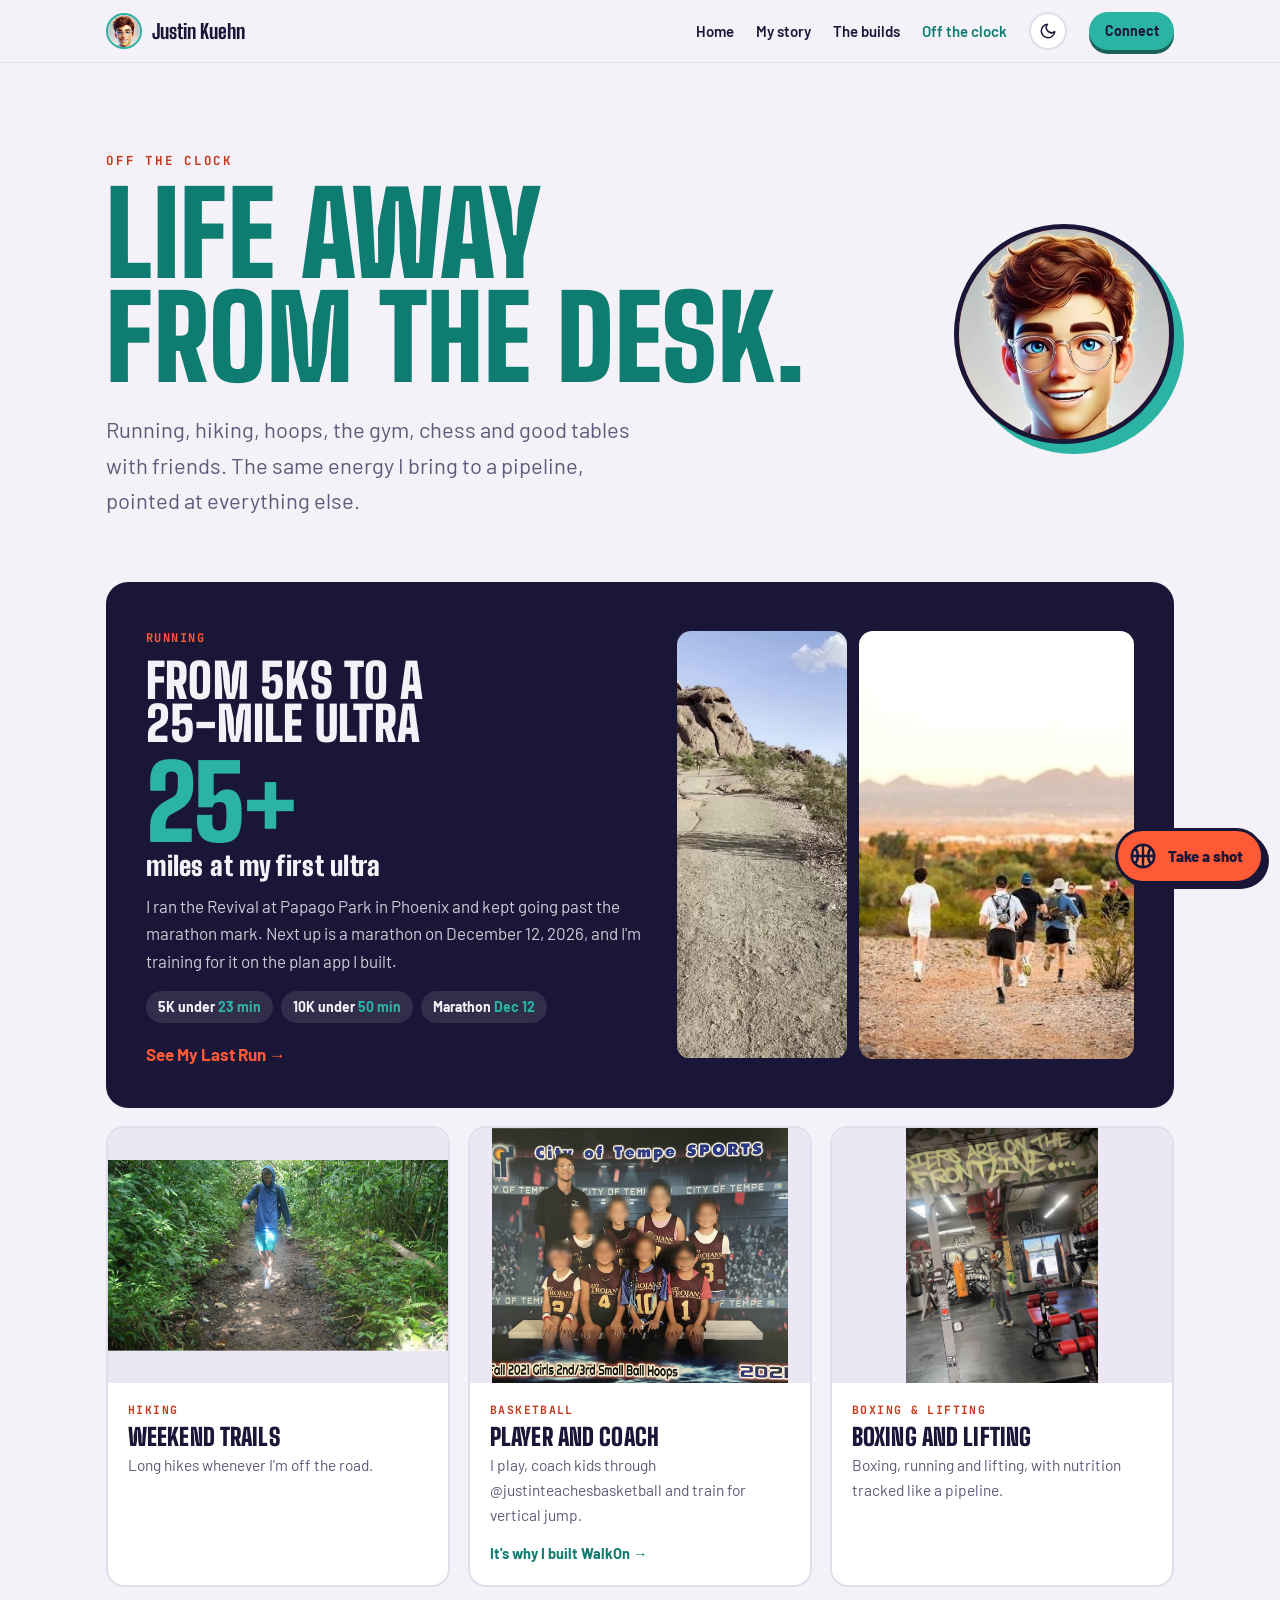
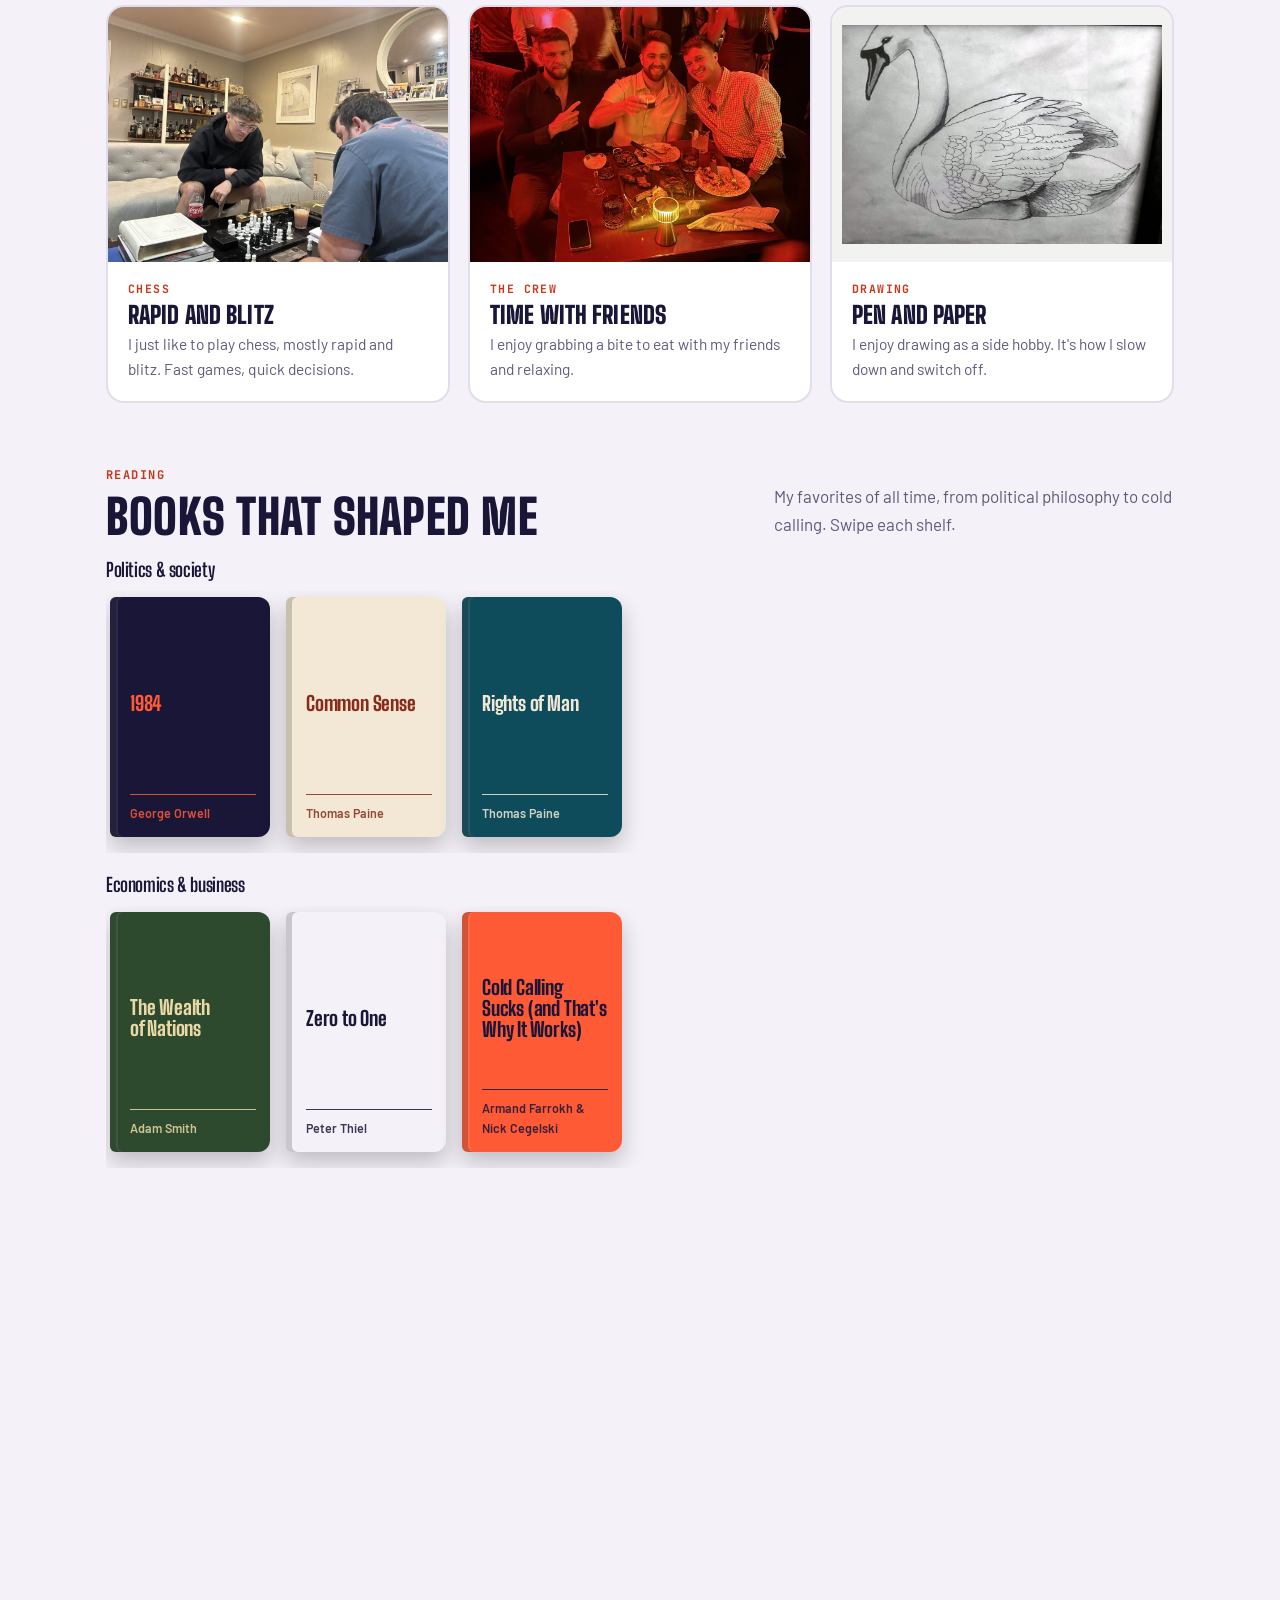
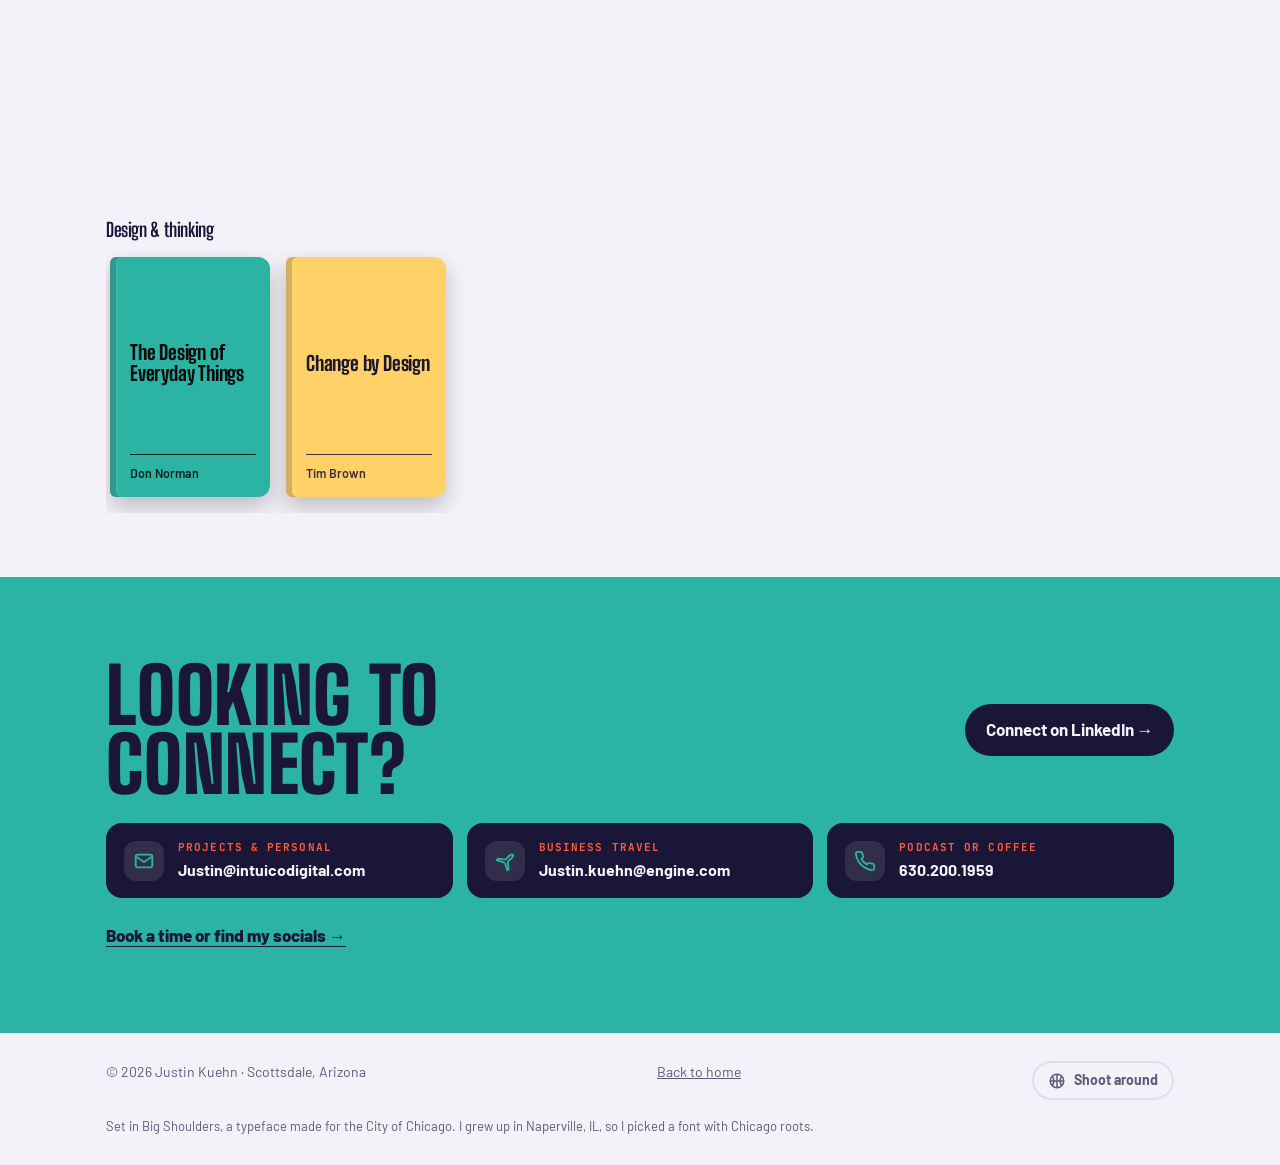
<file: hobbies.html>
<!doctype html>
<html lang="en">
<head>
<meta charset="utf-8">
<script>(function(){var t=null;try{t=new URLSearchParams(location.search).get("theme");}catch(e){}if(t!=="dark"&&t!=="light"){try{t=localStorage.getItem("jk-theme");}catch(e){}}if(t!=="dark"&&t!=="light"){try{t=sessionStorage.getItem("jk-theme");}catch(e){}}if(t==="dark"||t==="light"){document.documentElement.setAttribute("data-jk",t);try{localStorage.setItem("jk-theme",t);}catch(e){}try{sessionStorage.setItem("jk-theme",t);}catch(e){}}})();(function(){window.__jkT0=Date.now();if(matchMedia("(prefers-reduced-motion: reduce)").matches)return;var seen=false;try{seen=sessionStorage.getItem("jk-splash")==="1";sessionStorage.setItem("jk-splash","1");}catch(e){seen=true;}if(seen)return;var r=document.documentElement;r.classList.add("jk-splash");setTimeout(function(){r.classList.remove("jk-splash","jk-splash-out")},3500);})();</script>

<meta name="viewport" content="width=device-width,initial-scale=1,viewport-fit=cover">
<title>Off the Clock · Justin Kuehn</title>
<link rel="preconnect" href="https://fonts.googleapis.com">
<link rel="preconnect" href="https://fonts.gstatic.com" crossorigin>
<link rel="stylesheet" href="https://fonts.googleapis.com/css2?family=Big+Shoulders+Display:wght@700;800;900&family=Barlow:wght@400;500;600;700&family=JetBrains+Mono:wght@500;700&display=swap">
<style>
/* Layout: hero, a running feature, then a clean grid of photo cards. */
:root{
  --bg:#F4F1F8; --surface:#FFFFFF; --ink:#1A1638; --muted:#5E5A7A; --line:#E2DDEC;
  --signal-t:#0E7C70; --agave:#FF5A36; --deep:#1A1638; --signal:#2BB3A3; --signal-ink:#1A1638; --sky:#C8371A; --soft:#ECE7F4;
  --display:"Big Shoulders Display", Impact, "Arial Narrow", sans-serif;
  --body:"Barlow", "Segoe UI", Helvetica, Arial, sans-serif;
  --mono:"JetBrains Mono",ui-monospace,Menlo,monospace;
  color-scheme:light;
}
@media (prefers-color-scheme: dark){:root:not([data-jk="light"]){
  --bg:#0A0A0A; --surface:#151515; --ink:#F2F2EF; --muted:#A6A6A1; --line:#2A2A2A;
  --signal-t:#3CCFBC; --agave:#FF6A3D; --deep:#161616; --signal:#2BB3A3; --signal-ink:#0A0A0A; --sky:#FF7A50; --soft:#1C1C1C; color-scheme:dark}}
:root[data-jk="dark"]{
  --bg:#0A0A0A; --surface:#151515; --ink:#F2F2EF; --muted:#A6A6A1; --line:#2A2A2A;
  --signal-t:#3CCFBC; --agave:#FF6A3D; --deep:#161616; --signal:#2BB3A3; --signal-ink:#0A0A0A; --sky:#FF7A50; --soft:#1C1C1C; color-scheme:dark}
*{box-sizing:border-box}
:root{padding-top:env(safe-area-inset-top,0px);padding-bottom:env(safe-area-inset-bottom,0px)}
html{scroll-behavior:smooth;scroll-padding-top:80px}
body{margin:0;background:var(--bg);color:var(--ink);font-family:var(--body);font-size:17px;line-height:1.6;-webkit-font-smoothing:antialiased}
img{max-width:100%}
a{color:inherit}
:focus-visible{outline:3px solid var(--sky);outline-offset:3px;border-radius:4px}
.wrap{max-width:1100px;margin:0 auto;padding-left:max(16px,env(safe-area-inset-left,0px));padding-right:max(16px,env(safe-area-inset-right,0px))}
h1,h2,h3{font-family:var(--display);line-height:1;letter-spacing:-.02em;margin:0;text-wrap:balance}
.eyebrow{font-family:var(--mono);font-size:12.5px;font-weight:700;letter-spacing:.14em;text-transform:uppercase;color:var(--sky);margin:0}
.btn{display:inline-flex;align-items:center;gap:.5em;font-weight:700;font-size:15px;text-decoration:none;padding:.75em 1.2em;border-radius:999px;background:var(--signal);color:var(--signal-ink);box-shadow:0 4px 0 color-mix(in srgb,var(--signal) 55%,#000);transition:transform .15s}
.btn:hover{transform:translateY(-2px)}

body::before{content:"";position:fixed;inset:0 0 auto;height:env(safe-area-inset-top,0px);z-index:10;background:var(--bg)}
.nav{position:sticky;top:env(safe-area-inset-top,0px);z-index:9;background:color-mix(in srgb,var(--bg) 88%,transparent);backdrop-filter:blur(10px);border-bottom:1px solid var(--line)}
.nav .wrap{display:flex;align-items:center;justify-content:space-between;gap:16px;padding-block:12px}
.brand{display:flex;align-items:center;gap:10px;text-decoration:none;font-family:var(--display);font-weight:800;font-size:20px}
.brand img{width:36px;height:36px;border-radius:50%;border:2px solid var(--signal)}
.links{display:flex;gap:22px;align-items:center;font-weight:600;font-size:15px}
.links a{text-decoration:none}
.links a:not(.btn):hover,.links a[aria-current]{color:var(--signal-t)}
.links .btn{padding:.55em 1.1em;font-size:14px}
@media (max-width:760px){.links{gap:14px;font-size:14px}.links a[href="index.html"],.links a[href="index.html#apps"],.links a[href="hobbies.html"]:not([aria-current]){display:none}}
@media (max-width:460px){.brand span,.brand{font-size:0}.brand img{width:34px;height:34px}}

header.top{padding-block:clamp(44px,7vw,88px) clamp(32px,5vw,56px)}
header.top .wrap{display:grid;grid-template-columns:minmax(0,1fr) 220px;gap:32px;align-items:center}
@media (max-width:700px){header.top .wrap{grid-template-columns:1fr}.face{order:-1;width:140px}}
header.top h1{font-size:clamp(56px,9vw,116px);font-weight:800;margin-top:12px}
header.top h1 span{color:var(--signal-t)}
header.top p.lede{color:var(--muted);font-size:clamp(18px,2vw,22px);max-width:44ch;margin:22px 0 0}
.face{aspect-ratio:1;max-width:100%;border-radius:50%;overflow:hidden;border:5px solid var(--ink);box-shadow:10px 10px 0 var(--signal);background:var(--sky)}
.face img{width:100%;height:100%;object-fit:cover;display:block}

.feat{display:grid;grid-template-columns:minmax(0,1.1fr) minmax(0,1fr);gap:28px;align-items:center;background:var(--deep);color:#F4F1F8;border-radius:22px;padding:clamp(22px,3.5vw,40px);margin-top:8px}
@media (max-width:820px){.feat{grid-template-columns:1fr}}
.feat .k{font-family:var(--mono);font-size:12px;font-weight:700;letter-spacing:.12em;text-transform:uppercase;color:var(--agave)}
.feat h2{font-size:clamp(32px,4vw,48px);font-weight:800;margin:10px 0 14px}
.feat .big{font-family:var(--display);font-weight:800;font-size:clamp(64px,8vw,104px);line-height:.85;letter-spacing:-.03em;color:var(--signal)}
.feat .big small{display:block;font-size:.26em;letter-spacing:.02em;color:#F4F1F8;margin-top:8px}
.feat p{color:rgba(244,241,248,.82);margin:16px 0}
.feat .pills span{background:rgba(255,255,255,.1);color:#F4F1F8}.feat .pills span b{color:var(--signal)}
.feat a.more{display:inline-block;margin-top:18px;font-weight:700;color:var(--agave);text-decoration:none}
.feat .media{display:grid;grid-template-columns:minmax(0,.62fr) minmax(0,1fr);gap:12px;align-items:stretch}
.feat .media video,.feat .media img{width:100%;height:100%;object-fit:cover;border-radius:14px;display:block;background:#000;aspect-ratio:9/14}
.pills{display:flex;flex-wrap:wrap;gap:8px}
.pills span{font-size:14px;font-weight:700;padding:5px 12px;border-radius:999px;background:color-mix(in srgb,var(--agave) 14%,var(--surface))}
.pills span b{color:var(--sky)}
.cards{display:grid;grid-template-columns:repeat(3,minmax(0,1fr));gap:18px;padding-block:18px 0}
@media (max-width:900px){.cards{grid-template-columns:repeat(2,minmax(0,1fr))}}
@media (max-width:560px){.cards{grid-template-columns:1fr}}
.card{background:var(--surface);border:2px solid var(--line);border-radius:18px;overflow:hidden;display:flex;flex-direction:column;min-width:0}
.card figure{margin:0;aspect-ratio:4/3;position:relative;overflow:hidden;background:var(--soft)}
.card figure img{position:relative;z-index:1;width:100%;height:100%;object-fit:contain;display:block}
.card figure::before{content:"";position:absolute;inset:-20px;background:var(--src) center/cover no-repeat;filter:blur(18px) brightness(.85);transform:scale(1.1)}
.card figure.dark{background:#000}.card figure.dark::before,.card figure.paper::before{display:none}.card figure.paper{background:#F2F2F0}.card figure.paper img{padding:10px}
.card .body{padding:18px 20px 20px;display:flex;flex-direction:column;gap:6px;flex:1}
.card .k{font-family:var(--mono);font-size:11.5px;font-weight:700;letter-spacing:.12em;text-transform:uppercase;color:var(--sky)}
.card h2{font-size:24px;font-weight:800}
.card p{margin:0;color:var(--muted);font-size:15.5px}
.card a.more{margin-top:auto;padding-top:8px;font-weight:700;font-size:14.5px;color:var(--signal-t);text-decoration:none}
.card a.more:hover{text-decoration:underline}
.close{background:var(--signal);color:var(--signal-ink)}
.close .wrap{padding-block:clamp(48px,7vw,84px);display:flex;justify-content:space-between;align-items:center;gap:24px;flex-wrap:wrap}
.close h2{font-size:clamp(38px,6vw,78px);font-weight:800;max-width:13ch}
.close .btn{background:var(--deep);color:#F4F1F8;box-shadow:none;font-size:17px}
footer .wrap{display:flex;justify-content:space-between;gap:16px;flex-wrap:wrap;padding-block:28px;color:var(--muted);font-size:14px}
.theme-tg{width:38px;height:38px;flex:none;border-radius:50%;border:2px solid var(--line);background:var(--surface);color:var(--ink);display:grid;place-items:center;cursor:pointer;padding:0}
.theme-tg:hover{border-color:var(--signal)}
.theme-tg .i-sun{display:none}
:root[data-jk="dark"] .theme-tg .i-sun{display:block}:root[data-jk="dark"] .theme-tg .i-moon{display:none}
@media (prefers-color-scheme: dark){:root:not([data-jk="light"]) .theme-tg .i-sun{display:block}:root:not([data-jk="light"]) .theme-tg .i-moon{display:none}}
@media (prefers-reduced-motion:no-preference){
.rv-on .rv{opacity:0;transform:translateY(26px);transition:opacity .7s cubic-bezier(.2,.7,.2,1),transform .7s cubic-bezier(.2,.7,.2,1)}
.rv-on .rv.in{opacity:1;transform:none}
}
.books{padding-block:56px 64px}
.books-head{display:flex;justify-content:space-between;align-items:end;gap:16px;flex-wrap:wrap;margin-bottom:18px}
.books-head .k{font-family:var(--mono);font-size:12px;font-weight:700;letter-spacing:.12em;text-transform:uppercase;color:var(--sky)}
.books-head h2{font-size:clamp(32px,4vw,48px);font-weight:800;margin-top:8px}
.books-head p{margin:0;color:var(--muted);max-width:40ch}
.shelf-row{margin-top:22px}
.shelf-row h3{font-size:19px;font-weight:700;margin-bottom:12px}
.shelf{display:flex;gap:16px;overflow-x:auto;scroll-snap-type:x mandatory;padding:6px 4px 16px;-webkit-overflow-scrolling:touch;scrollbar-width:thin;overscroll-behavior-x:contain}
.book{flex:0 0 160px;aspect-ratio:2/3;scroll-snap-align:start;background:var(--bg);color:var(--fg);border-radius:6px 12px 12px 6px;padding:16px 14px 14px 20px;display:flex;flex-direction:column;position:relative;box-shadow:0 10px 22px rgba(0,0,0,.22),inset 6px 0 0 rgba(0,0,0,.18),inset 8px 0 0 rgba(255,255,255,.08);transition:transform .25s ease,box-shadow .25s ease}
.book:hover{transform:translateY(-6px) rotate(-1.5deg);box-shadow:0 18px 30px rgba(0,0,0,.28),inset 6px 0 0 rgba(0,0,0,.18)}
.book b{font-family:var(--display);font-weight:800;font-size:20px;line-height:1.05;letter-spacing:-.01em;margin-top:auto;margin-bottom:auto;text-wrap:balance}
.book .b-cat{font-family:var(--mono);font-size:9.5px;font-weight:700;letter-spacing:.12em;text-transform:uppercase;opacity:.7}
.book .b-au{font-size:12.5px;font-weight:600;opacity:.85;border-top:1.5px solid currentColor;padding-top:8px}
@media (max-width:560px){.book{flex-basis:140px}.book b{font-size:18px}}
</style>
<link rel="stylesheet" href="fx.css">
</head>
<body>
<nav class="nav" aria-label="Main">
  <div class="wrap">
    <a class="brand" href="index.html"><img src="img/avatar.jpg" alt="">Justin Kuehn</a>
    <div class="links">
      <a href="index.html">Home</a>
      <a href="story.html">My story</a>
      <a href="work.html">The builds</a>
      <a href="hobbies.html" aria-current="page">Off the clock</a>
<button class="theme-tg" type="button" aria-label="Toggle dark mode" title="Toggle dark mode"><svg class="i-moon" viewBox="0 0 24 24" width="18" height="18" fill="none" stroke="currentColor" stroke-width="2" stroke-linecap="round" stroke-linejoin="round" aria-hidden="true"><path d="M21 12.8A9 9 0 1 1 11.2 3a7 7 0 0 0 9.8 9.8z"/></svg><svg class="i-sun" viewBox="0 0 24 24" width="18" height="18" fill="none" stroke="currentColor" stroke-width="2" stroke-linecap="round" aria-hidden="true"><circle cx="12" cy="12" r="4"/><path d="M12 2v2M12 20v2M4.9 4.9l1.4 1.4M17.7 17.7l1.4 1.4M2 12h2M20 12h2M4.9 19.1l1.4-1.4M17.7 6.3l1.4-1.4"/></svg></button>
            <a class="btn" href="connect.html">Connect</a>
    </div>
  </div>
</nav>
<header class="top">
  <div class="wrap">
    <div>
      <p class="eyebrow">Off the clock</p>
      <h1>Life away <span>from the desk.</span></h1>
      <p class="lede">Running, hiking, hoops, the gym, chess and good tables with friends. The same energy I bring to a pipeline, pointed at everything else.</p>
    </div>
    <div class="face"><img src="img/avatar.jpg" alt="Illustrated portrait of Justin Kuehn"></div>
  </div>
</header>

<main class="wrap">
  <section class="feat" aria-labelledby="h-run">
    <div>
      <span class="k">Running</span>
      <h2 id="h-run">From 5Ks to a 25-mile ultra</h2>
      <div class="big">25+<small>miles at my first ultra</small></div>
      <p>I ran the Revival at Papago Park in Phoenix and kept going past the marathon mark. Next up is a marathon on December 12, 2026, and I'm training for it on the plan app I built.</p>
      <div class="pills"><span>5K under <b>23 min</b></span><span>10K under <b>50 min</b></span><span>Marathon <b>Dec 12</b></span></div>
      <a class="more" href="work.html#my-last-run">See My Last Run →</a>
    </div>
    <div class="media">
      <video src="img/ultra.mp4" poster="img/ultra_poster.jpg" autoplay muted loop playsinline aria-label="Running the Revival ultra trail past the red rocks of Papago Park"></video>
      <img src="img/run_group.jpg" alt="Justin running a desert trail with a group at sunset" loading="lazy">
    </div>
  </section>
  <div class="cards">
    <article class="card">
      <figure><img src="img/hike.jpg" alt="Justin hiking a jungle trail" loading="lazy"></figure>
      <div class="body">
        <span class="k">Hiking</span>
        <h2>Weekend trails</h2>
        <p>Long hikes whenever I'm off the road.</p>
      </div>
    </article>
    <article class="card">
      <figure><img src="img/coach.jpg" alt="Justin coaching a City of Tempe girls youth basketball team" loading="lazy"></figure>
      <div class="body">
        <span class="k">Basketball</span>
        <h2>Player and coach</h2>
        <p>I play, coach kids through @justinteachesbasketball and train for vertical jump.</p>
        <a class="more" href="work.html#walkon">It's why I built WalkOn →</a>
      </div>
    </article>
    <article class="card">
      <figure><img src="img/boxing_gym.jpg" alt="Justin in a graffiti-covered boxing gym lined with heavy bags" loading="lazy"></figure>
      <div class="body">
        <span class="k">Boxing &amp; lifting</span>
        <h2>Boxing and lifting</h2>
        <p>Boxing, running and lifting, with nutrition tracked like a pipeline.</p>
      </div>
    </article>
    <article class="card">
      <figure><img src="img/chess_play.jpg" alt="Justin playing chess with a friend" loading="lazy"></figure>
      <div class="body">
        <span class="k">Chess</span>
        <h2>Rapid and blitz</h2>
        <p>I just like to play chess, mostly rapid and blitz. Fast games, quick decisions.</p>
      </div>
    </article>
    <article class="card">
      <figure><img src="img/dinner_wide.jpg" alt="Justin at dinner with friends" loading="lazy" style="object-fit:cover"></figure>
      <div class="body">
        <span class="k">The crew</span>
        <h2>Time with friends</h2>
        <p>I enjoy grabbing a bite to eat with my friends and relaxing.</p>
      </div>
    </article>
    <article class="card">
      <figure class="paper"><img src="img/swan.jpg" alt="Ink drawing of a swan by Justin" loading="lazy"></figure>
      <div class="body">
        <span class="k">Drawing</span>
        <h2>Pen and paper</h2>
        <p>I enjoy drawing as a side hobby. It's how I slow down and switch off.</p>
      </div>
    </article>
  </div>
  <section class="books" aria-labelledby="h-books">
    <div class="books-head">
      <div><span class="k">Reading</span><h2 id="h-books">Books that shaped me</h2></div>
      <p>My favorites of all time, from political philosophy to cold calling. Swipe each shelf.</p>
    </div>
    <div class="shelf-row">
      <h3>Politics &amp; society</h3>
      <div class="shelf" tabindex="0" aria-label="Politics &amp; society books"><div class="book" style="--bg:#1A1638;--fg:#FF5A36"><b>1984</b><span class="b-au">George Orwell</span></div><div class="book" style="--bg:#F2E8D5;--fg:#8A2B1A"><b>Common Sense</b><span class="b-au">Thomas Paine</span></div><div class="book" style="--bg:#0E4C5C;--fg:#F2E8D5"><b>Rights of Man</b><span class="b-au">Thomas Paine</span></div></div>
    </div>
    <div class="shelf-row">
      <h3>Economics &amp; business</h3>
      <div class="shelf" tabindex="0" aria-label="Economics &amp; business books"><div class="book" style="--bg:#2E4A2E;--fg:#E9D9A6"><b>The Wealth of Nations</b><span class="b-au">Adam Smith</span></div><div class="book" style="--bg:#F4F1F8;--fg:#1A1638"><b>Zero to One</b><span class="b-au">Peter Thiel</span></div><div class="book" style="--bg:#FF5A36;--fg:#1A1638"><b>Cold Calling Sucks (and That's Why It Works)</b><span class="b-au">Armand Farrokh &amp; Nick Cegelski</span></div></div>
    </div>
    <div class="shelf-row">
      <h3>Strategy &amp; power</h3>
      <div class="shelf" tabindex="0" aria-label="Strategy &amp; power books"><div class="book" style="--bg:#5A1010;--fg:#E9C46A"><b>The 33 Strategies of War</b><span class="b-au">Robert Greene</span></div><div class="book" style="--bg:#111111;--fg:#D4AF37"><b>The 48 Laws of Power</b><span class="b-au">Robert Greene</span></div><div class="book" style="--bg:#E6DCC8;--fg:#5A1010"><b>Mastery</b><span class="b-au">Robert Greene</span></div></div>
    </div>
    <div class="shelf-row">
      <h3>Discipline &amp; focus</h3>
      <div class="shelf" tabindex="0" aria-label="Discipline &amp; focus books"><div class="book" style="--bg:#16324F;--fg:#F4F1F8"><b>Discipline Is Destiny</b><span class="b-au">Ryan Holiday</span></div><div class="book" style="--bg:#0A0A0A;--fg:#2BB3A3"><b>Winning: The Unforgiving Race to Greatness</b><span class="b-au">Tim S. Grover</span></div><div class="book" style="--bg:#E9EEF2;--fg:#16324F"><b>Deep Work</b><span class="b-au">Cal Newport</span></div></div>
    </div>
    <div class="shelf-row">
      <h3>Design &amp; thinking</h3>
      <div class="shelf" tabindex="0" aria-label="Design &amp; thinking books"><div class="book" style="--bg:#2BB3A3;--fg:#0A0A0A"><b>The Design of Everyday Things</b><span class="b-au">Don Norman</span></div><div class="book" style="--bg:#FFD166;--fg:#1A1638"><b>Change by Design</b><span class="b-au">Tim Brown</span></div></div>
    </div>
  </section>
</main>

<section class="close" aria-labelledby="close-h">
  <div class="wrap">
    <h2 id="close-h">Looking to connect?</h2>
    <a class="btn" href="https://www.linkedin.com/in/justin-kuehn" target="_blank" rel="noopener">Connect on LinkedIn →</a>
    <ul class="contacts" role="list">
      <li><a href="mailto:Justin@intuicodigital.com"><svg width="20" height="20" viewBox="0 0 24 24" fill="none" stroke="currentColor" stroke-width="2" stroke-linecap="round" stroke-linejoin="round" aria-hidden="true"><rect x="3" y="5" width="18" height="14" rx="2"/><path d="M3 7l9 6 9-6"/></svg><span><small>Projects &amp; personal</small><b>Justin@intuicodigital.com</b></span></a></li>
      <li><a href="mailto:Justin.kuehn@engine.com"><svg width="20" height="20" viewBox="0 0 24 24" fill="none" stroke="currentColor" stroke-width="2" stroke-linecap="round" stroke-linejoin="round" aria-hidden="true"><path d="M10.5 13.5L3 11l1.5-1.5 8 1L17 6c1-1 3-1.5 3.5-1s0 2.5-1 3.5l-4.5 4.5 1 8L14.5 22l-2.5-7.5"/></svg><span><small>Business travel</small><b>Justin.kuehn@engine.com</b></span></a></li>
      <li><a href="tel:+16302001959"><svg width="20" height="20" viewBox="0 0 24 24" fill="none" stroke="currentColor" stroke-width="2" stroke-linecap="round" stroke-linejoin="round" aria-hidden="true"><path d="M22 16.9v3a2 2 0 0 1-2.2 2 19.8 19.8 0 0 1-8.6-3.1 19.5 19.5 0 0 1-6-6A19.8 19.8 0 0 1 2.1 4.2 2 2 0 0 1 4.1 2h3a2 2 0 0 1 2 1.7c.1 1 .4 1.9.7 2.8a2 2 0 0 1-.5 2.1L8 9.9a16 16 0 0 0 6 6l1.3-1.3a2 2 0 0 1 2.1-.4c.9.3 1.8.6 2.8.7a2 2 0 0 1 1.7 2z"/></svg><span><small>Podcast or coffee</small><b>630.200.1959</b></span></a></li>
    </ul>
    <a class="more-ways" href="connect.html#schedule">Book a time or find my socials →</a>
  </div>
</section>
<footer><div class="wrap"><span>© 2026 Justin Kuehn · Scottsdale, Arizona</span><a href="index.html">Back to home</a><p class="font-note">Set in Big Shoulders, a typeface made for the City of Chicago. I grew up in Naperville, IL, so I picked a font with Chicago roots.</p></div></footer>
<script>(function(){var r=document.documentElement;var pages=/^(index|work|story|hobbies|connect)\.html/;
function tagLinks(t){document.querySelectorAll('a[href]').forEach(function(a){var h=a.getAttribute('href');if(!pages.test(h))return;var hash='',i=h.indexOf('#');if(i>-1){hash=h.slice(i);h=h.slice(0,i);}h=h.split('?')[0];a.setAttribute('href',h+(t?'?theme='+t:'')+hash);});}
var cur=r.getAttribute('data-jk');if(cur)tagLinks(cur);
var b=document.querySelector('.theme-tg');if(!b)return;b.addEventListener('click',function(){var c=r.getAttribute('data-jk');if(!c){c=window.matchMedia&&matchMedia('(prefers-color-scheme: dark)').matches?'dark':'light';}var n=c==='dark'?'light':'dark';r.setAttribute('data-jk',n);try{localStorage.setItem('jk-theme',n);}catch(e){}try{sessionStorage.setItem('jk-theme',n);}catch(e){}tagLinks(n);});})();</script>
<script>document.querySelectorAll('.photos figure:not(.contain) img, .t figure:not(.contain) img').forEach(function(i){i.parentNode.style.setProperty('--src','url("'+i.getAttribute('src')+'")');});</script>
<script>window.__rvSel=".feat,.card,.shelf-row";</script>
<script>(function(){if(!('IntersectionObserver' in window)||matchMedia('(prefers-reduced-motion: reduce)').matches)return;var sel=window.__rvSel||'';var els=document.querySelectorAll(sel);if(!els.length)return;document.documentElement.classList.add('rv-on');var io=new IntersectionObserver(function(es){es.forEach(function(e){if(e.isIntersecting){var d=+(e.target.dataset.rvd||0);setTimeout(function(){e.target.classList.add('in')},d);io.unobserve(e.target);}});},{rootMargin:'0px 0px -8% 0px',threshold:.08});els.forEach(function(el){var sib=el.parentNode?[].indexOf.call(el.parentNode.children,el):0;el.dataset.rvd=Math.min(sib,5)*70;el.classList.add('rv');io.observe(el);});})();</script>
<script src="fx.js"></script>
</body>
</html>
</file>
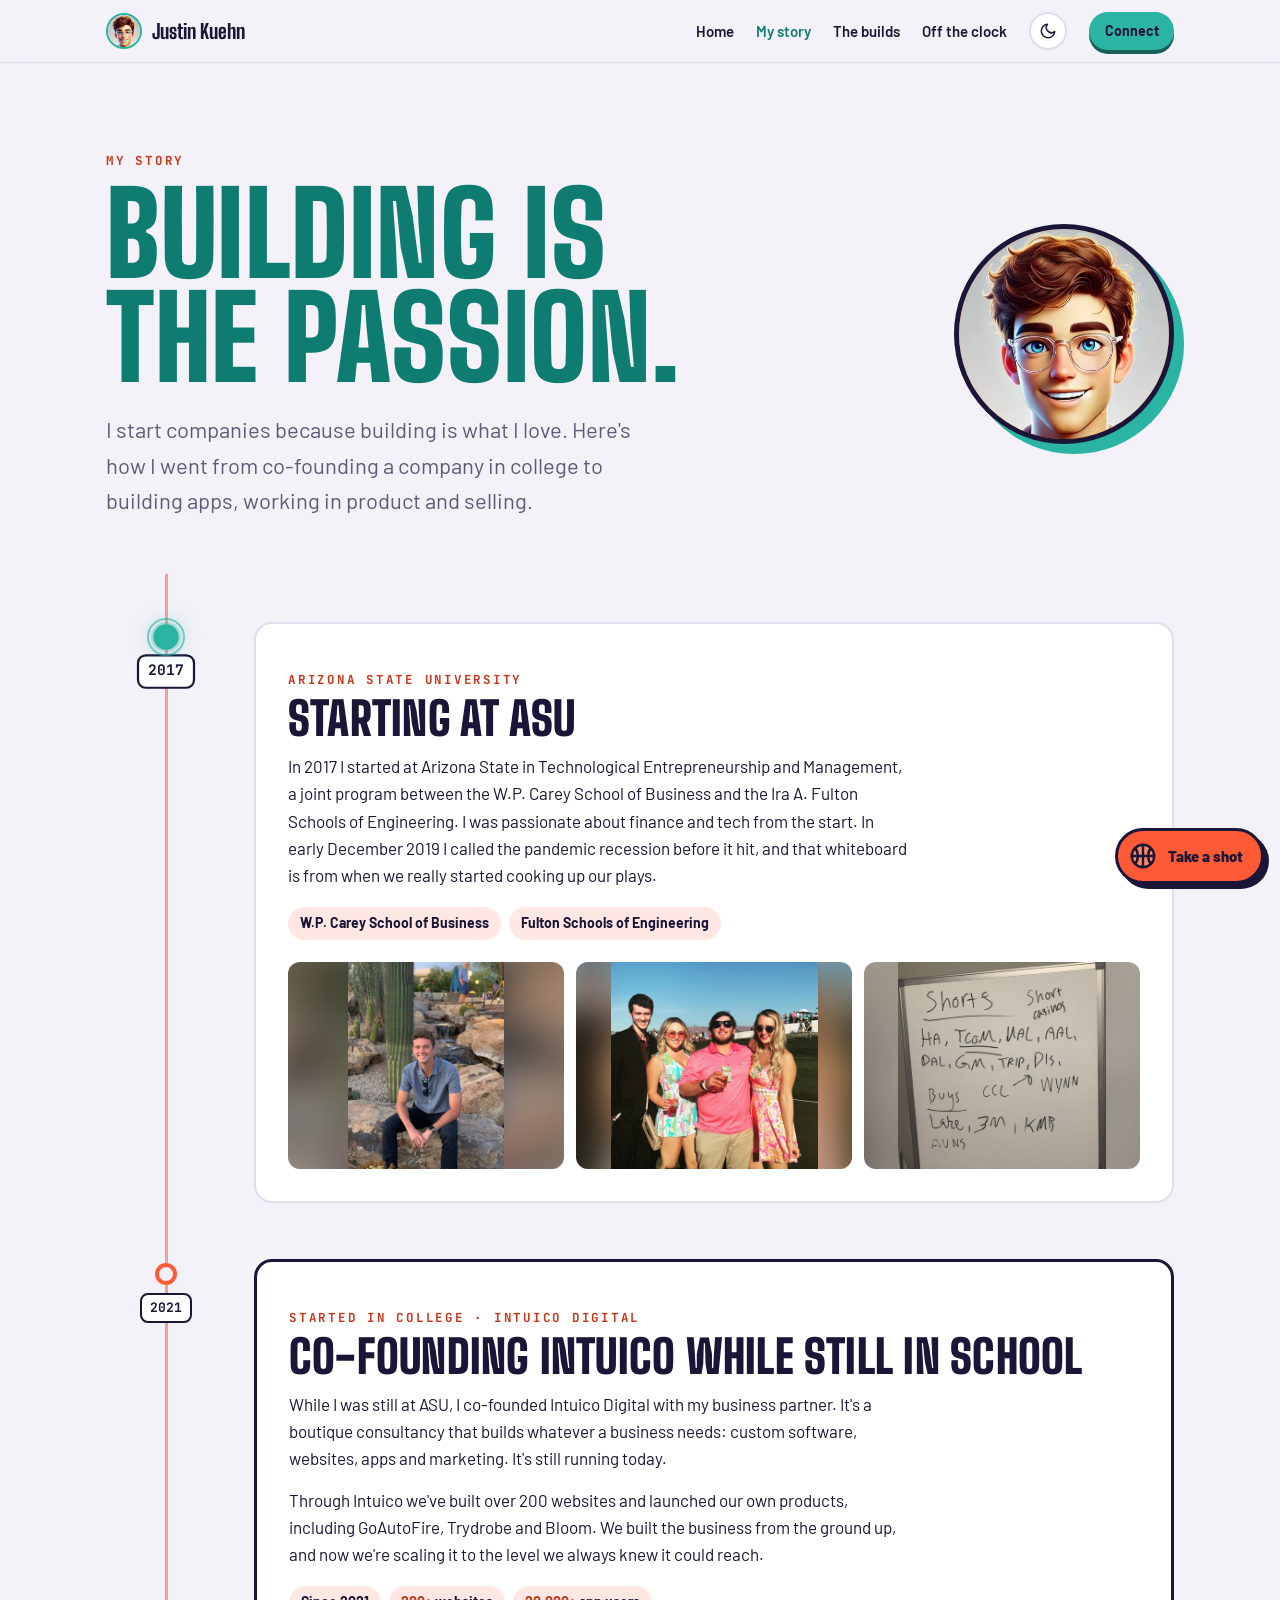
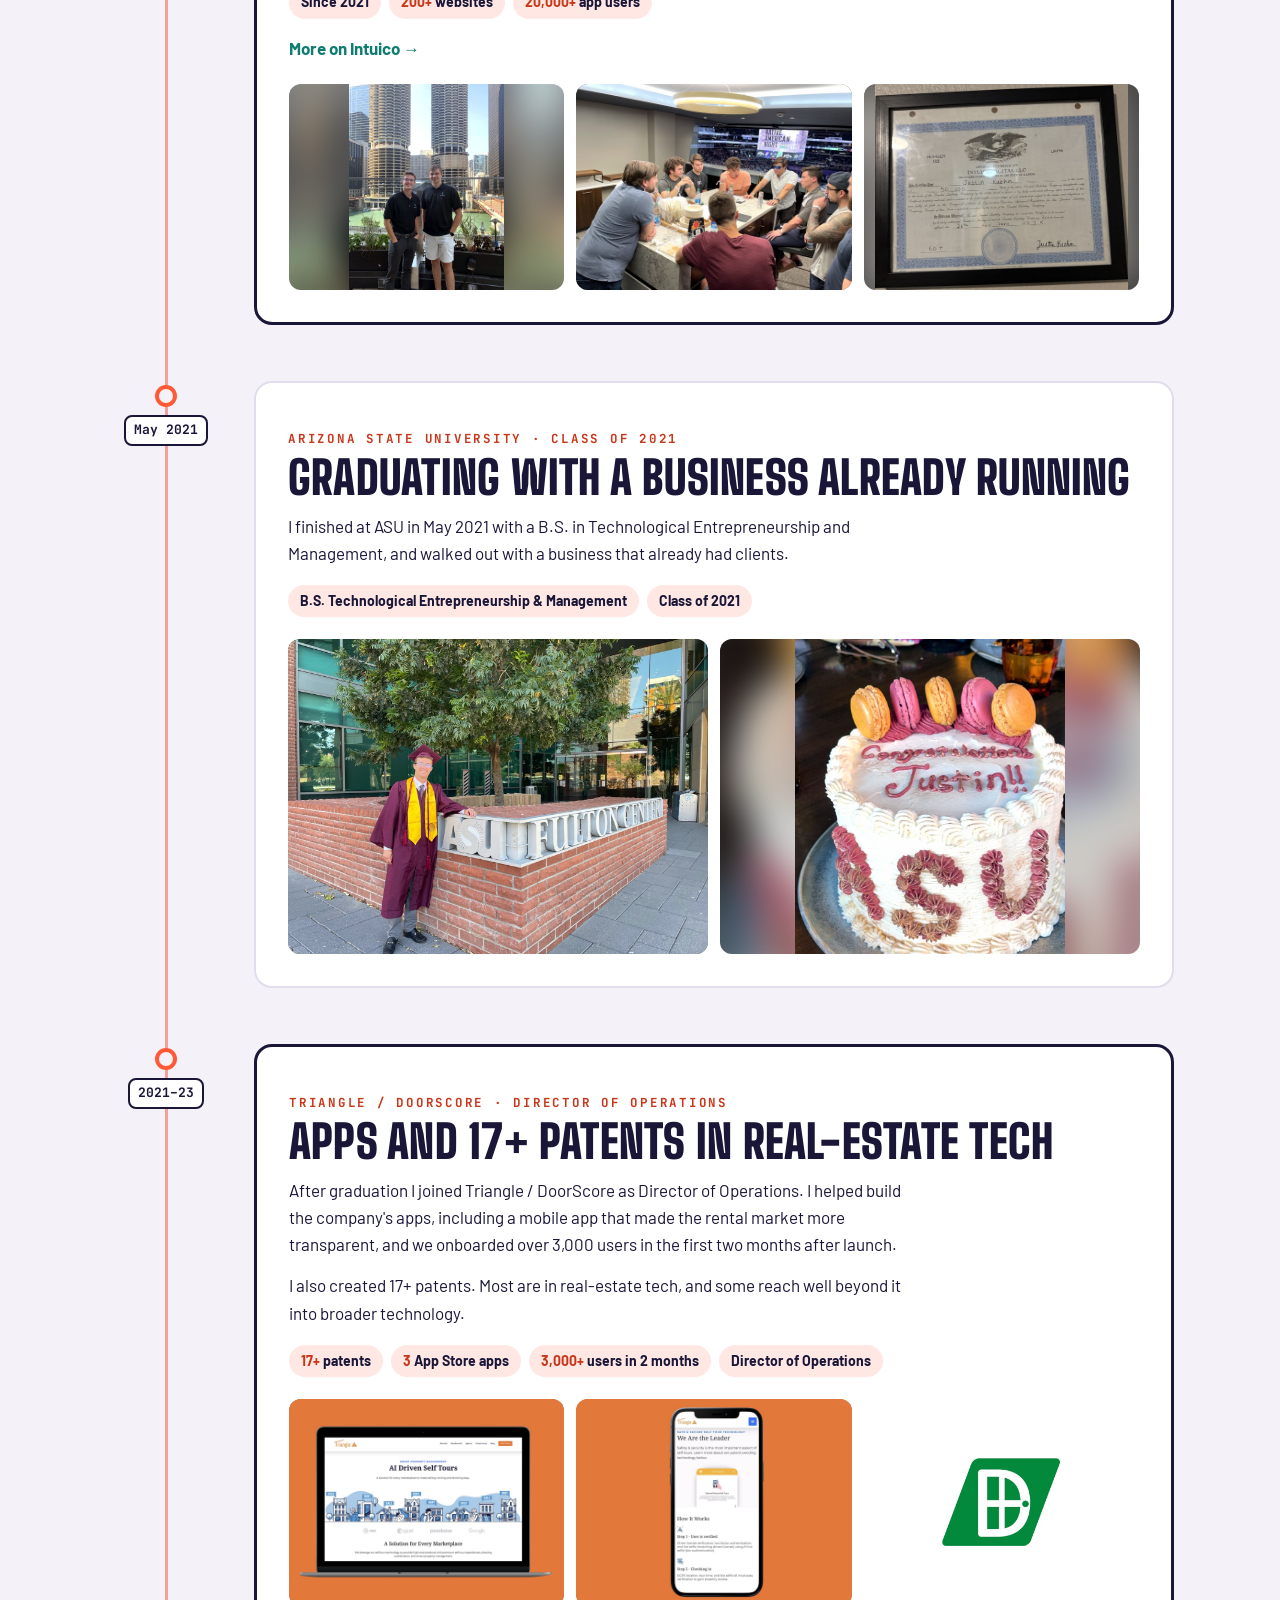
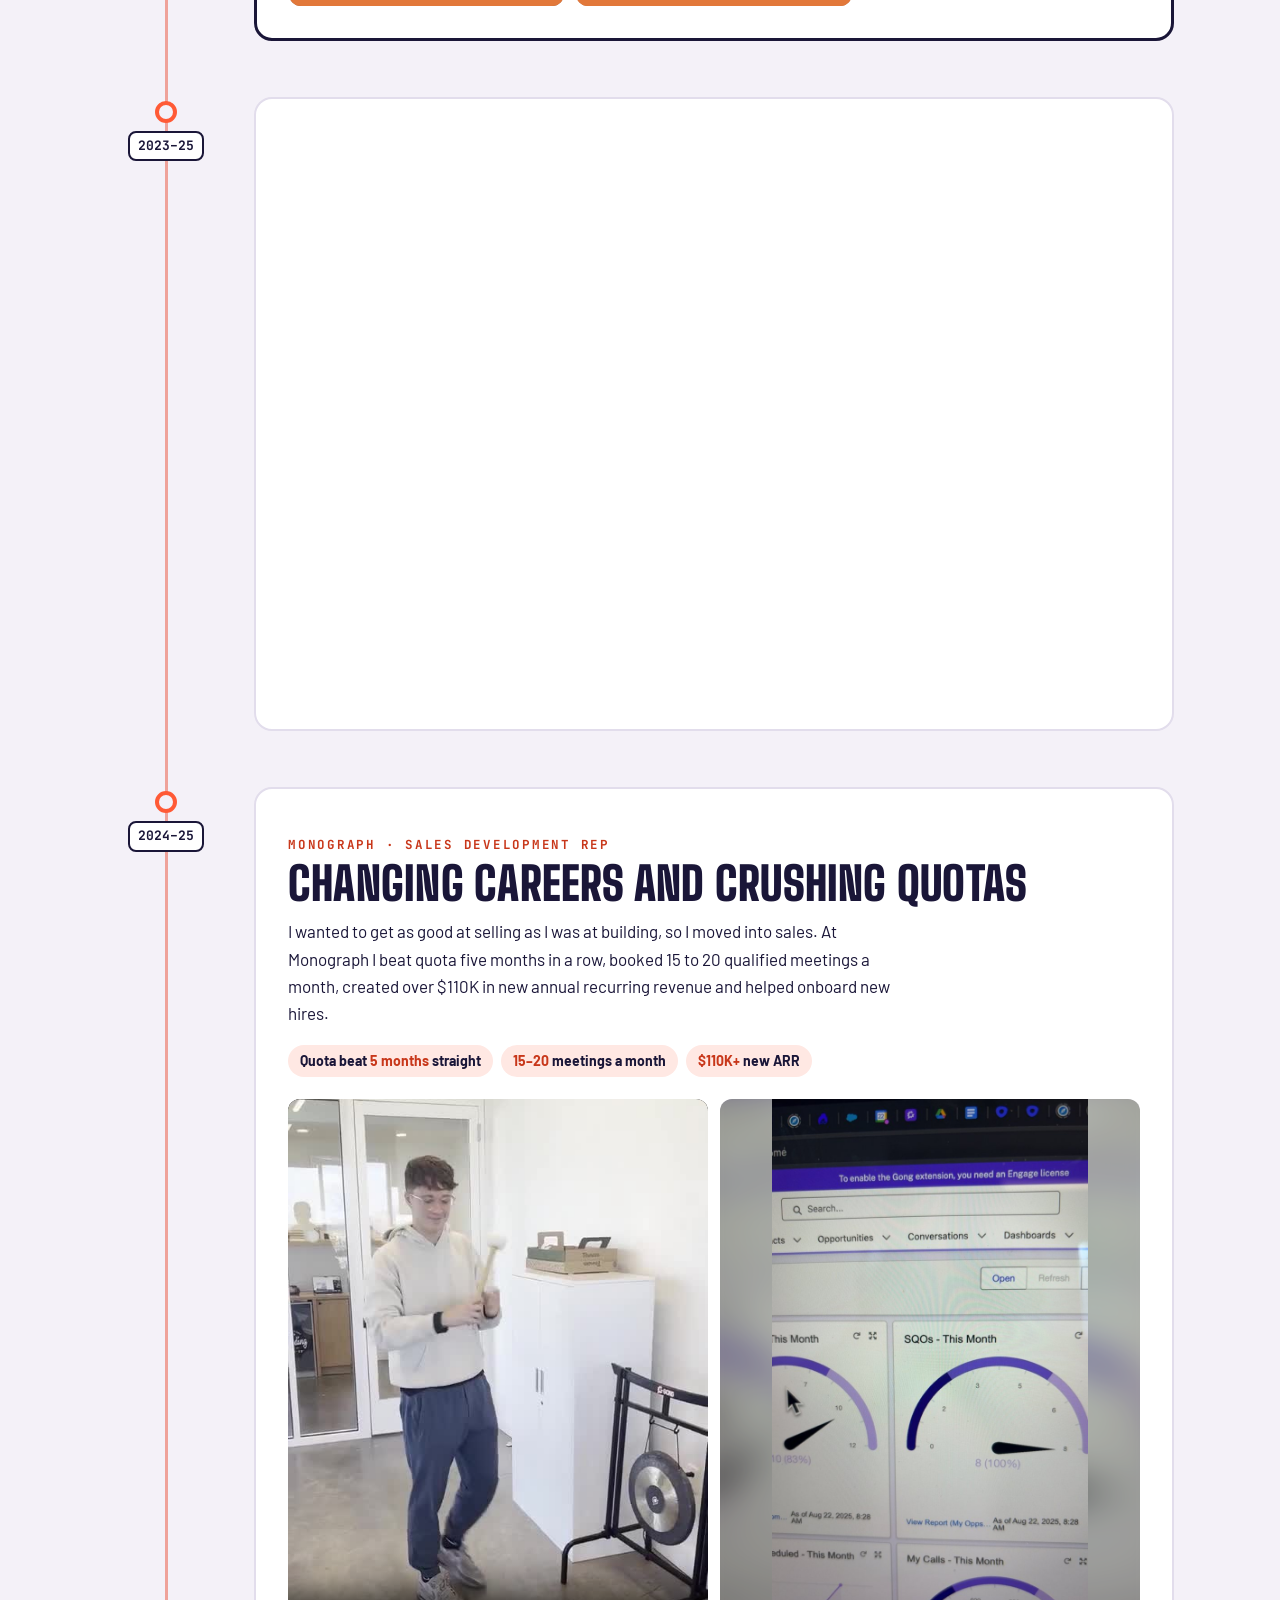
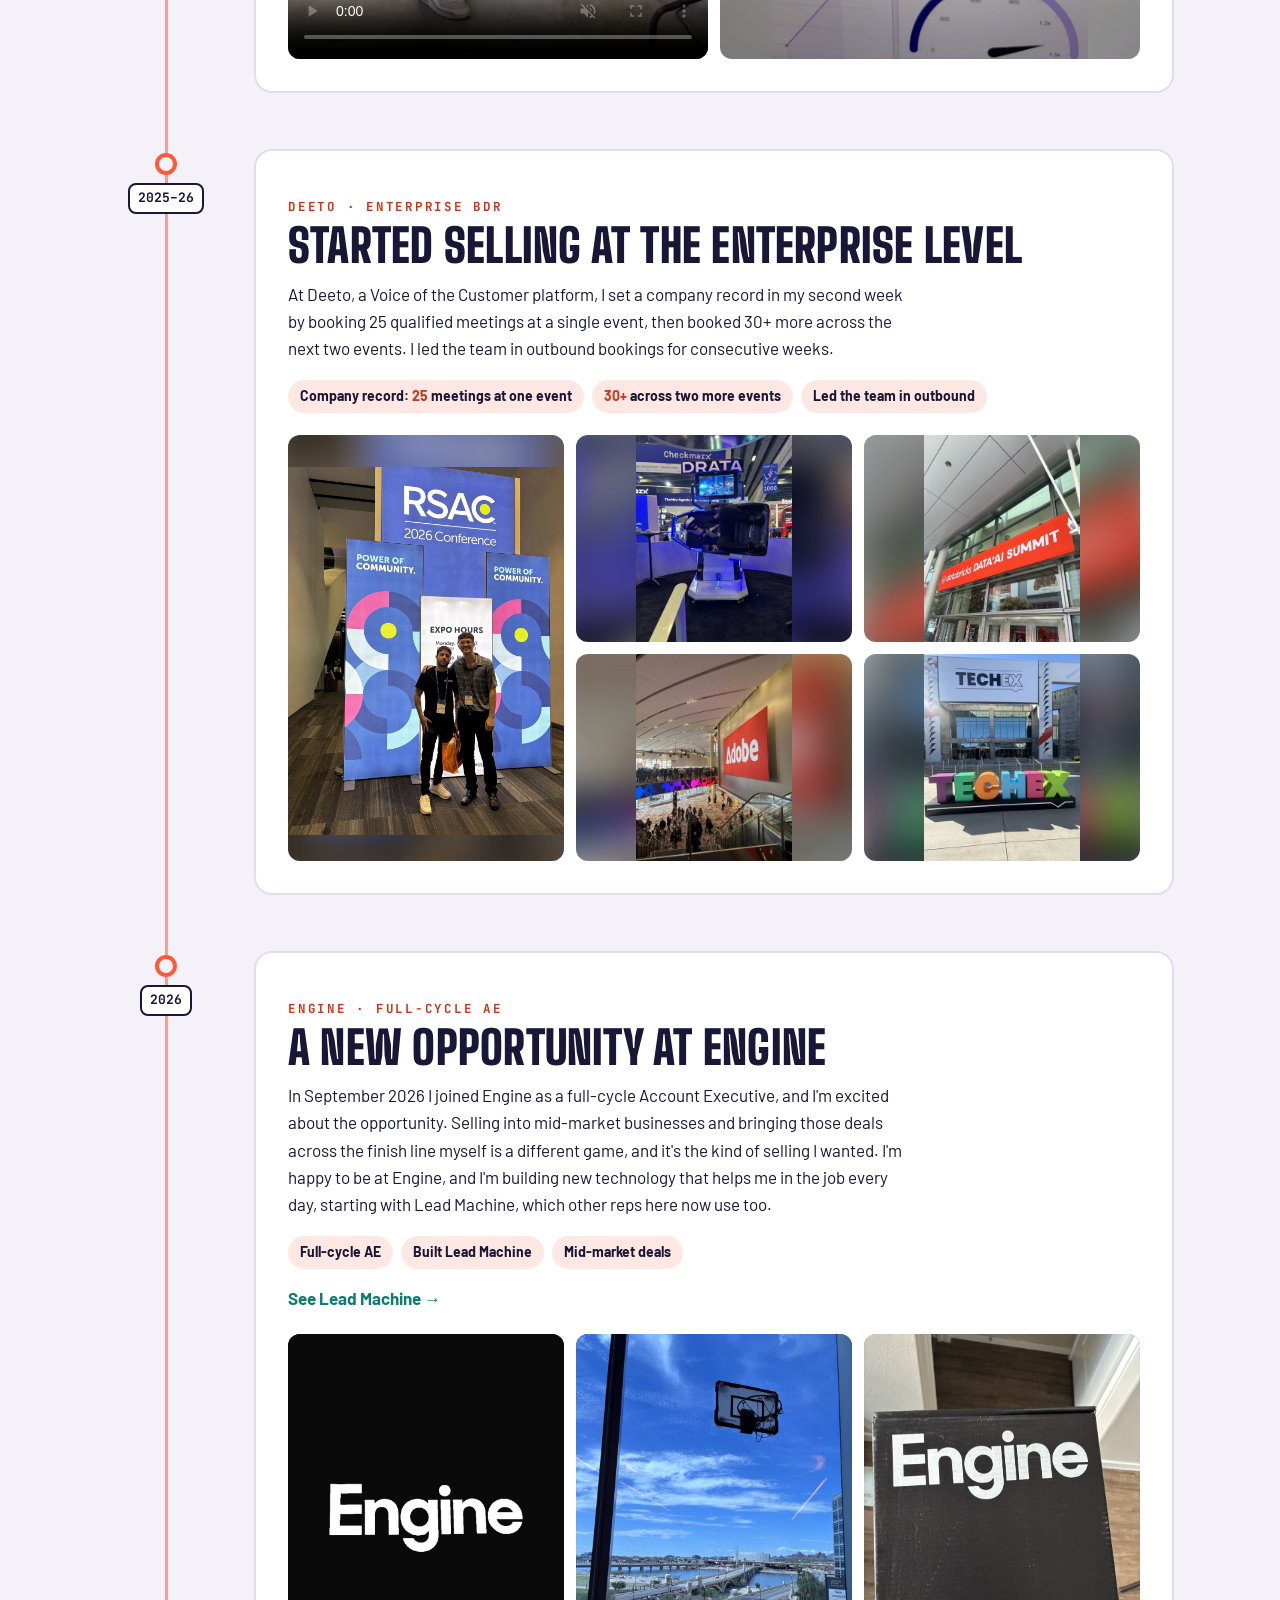
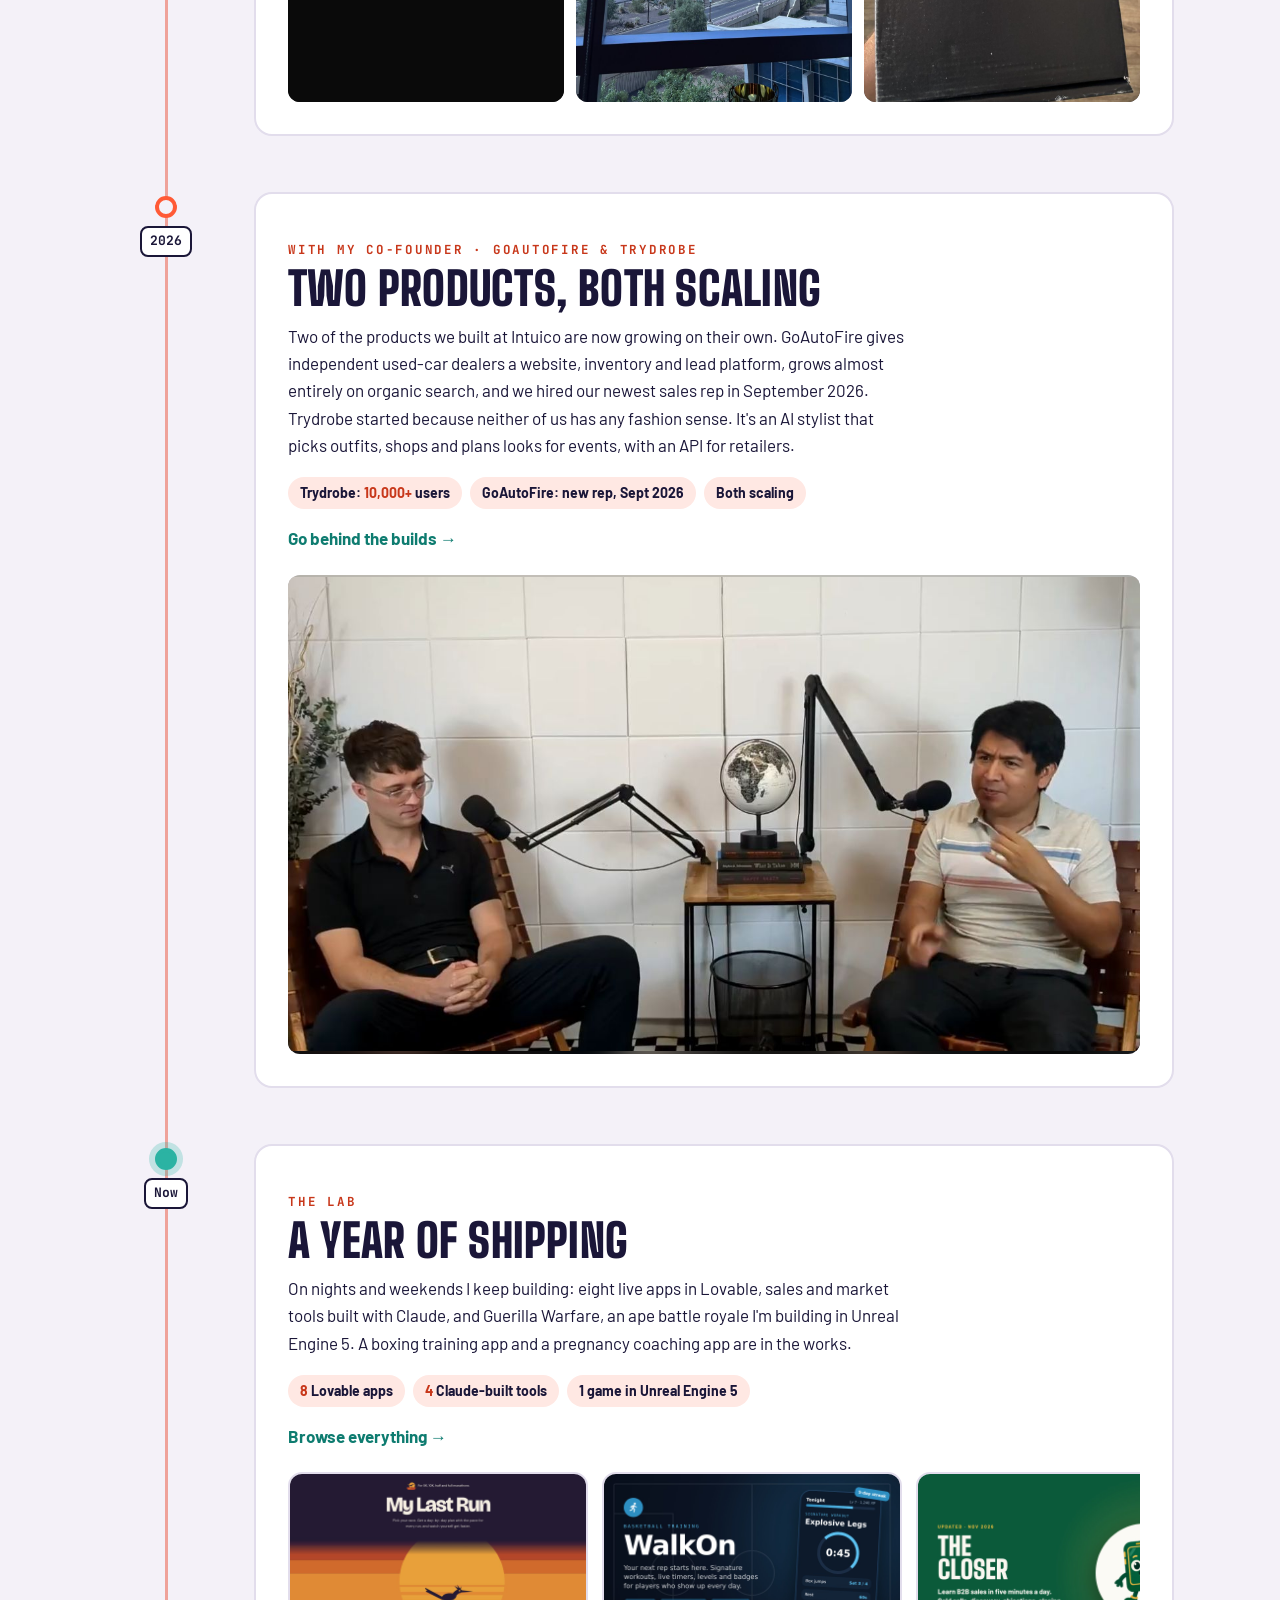
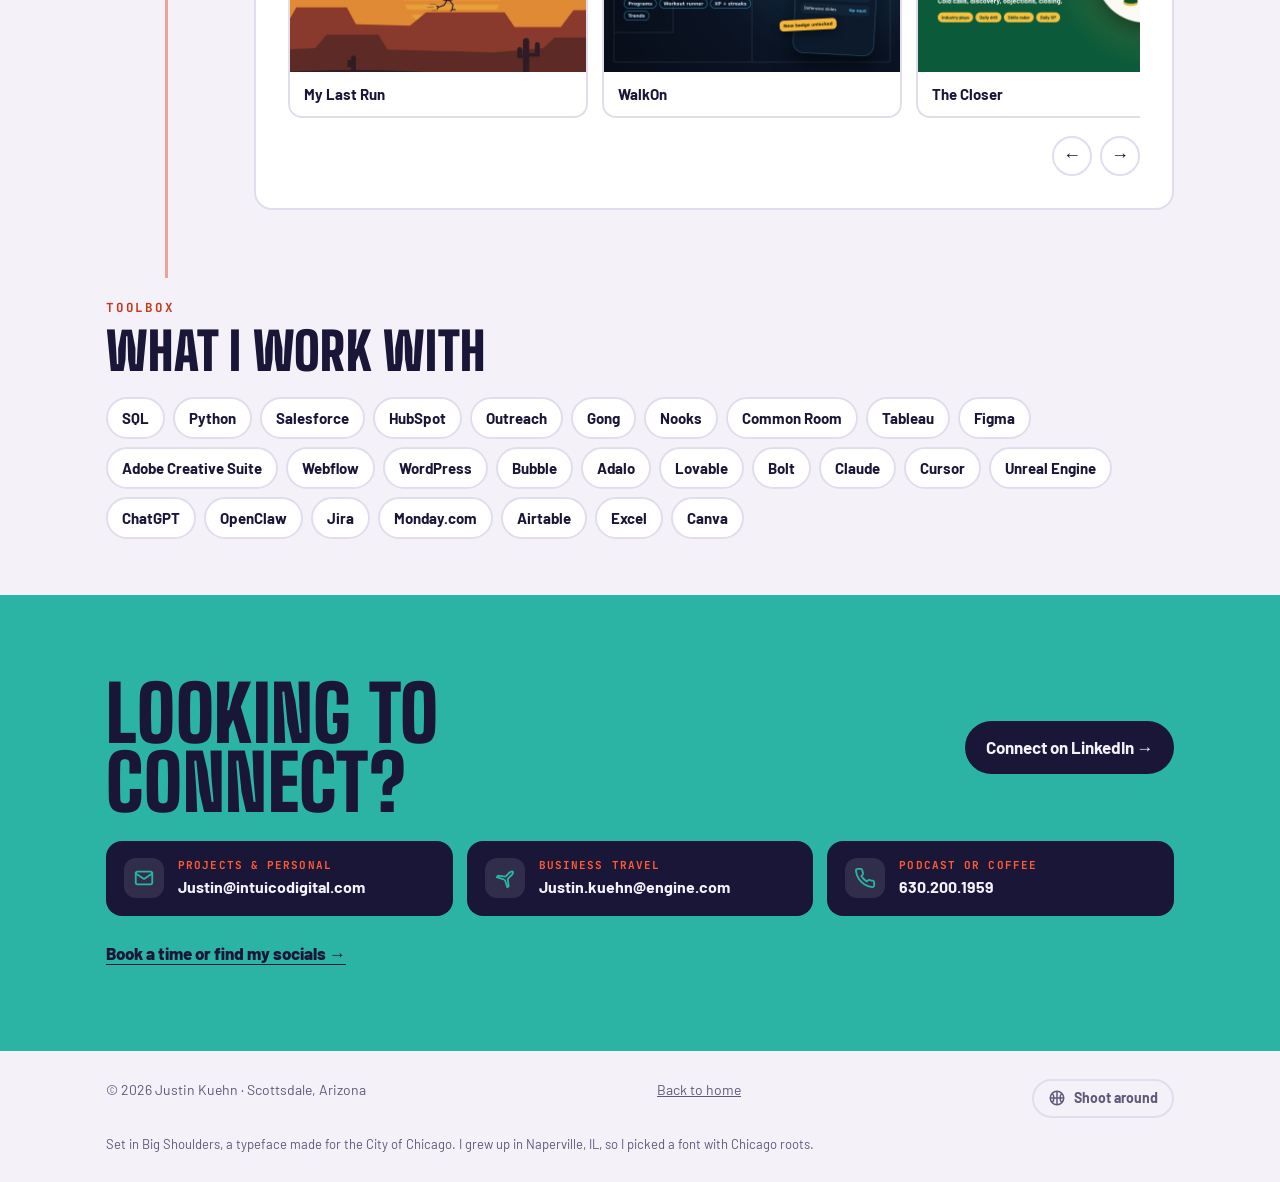
<file: story.html>
<!doctype html>
<html lang="en">
<head>
<meta charset="utf-8">
<script>(function(){var t=null;try{t=new URLSearchParams(location.search).get("theme");}catch(e){}if(t!=="dark"&&t!=="light"){try{t=localStorage.getItem("jk-theme");}catch(e){}}if(t!=="dark"&&t!=="light"){try{t=sessionStorage.getItem("jk-theme");}catch(e){}}if(t==="dark"||t==="light"){document.documentElement.setAttribute("data-jk",t);try{localStorage.setItem("jk-theme",t);}catch(e){}try{sessionStorage.setItem("jk-theme",t);}catch(e){}}})();(function(){window.__jkT0=Date.now();if(matchMedia("(prefers-reduced-motion: reduce)").matches)return;var seen=false;try{seen=sessionStorage.getItem("jk-splash")==="1";sessionStorage.setItem("jk-splash","1");}catch(e){seen=true;}if(seen)return;var r=document.documentElement;r.classList.add("jk-splash");setTimeout(function(){r.classList.remove("jk-splash","jk-splash-out")},3500);})();</script>

<meta name="viewport" content="width=device-width,initial-scale=1,viewport-fit=cover">
<title>My Story · Justin Kuehn</title>
<link rel="preconnect" href="https://fonts.googleapis.com">
<link rel="preconnect" href="https://fonts.gstatic.com" crossorigin>
<link rel="stylesheet" href="https://fonts.googleapis.com/css2?family=Big+Shoulders+Display:wght@700;800;900&family=Barlow:wght@400;500;600;700&family=JetBrains+Mono:wght@500;700&display=swap">
<style>
/* Layout: personal timeline. Hero with avatar, then a vertical spine; each chapter is a year marker, a story block and a photo strip. Ends on what's next. */
:root{
  --bg:#F4F1F8; --surface:#FFFFFF; --ink:#1A1638; --muted:#5E5A7A; --line:#E2DDEC;
  --signal-t:#0E7C70; --agave:#FF5A36; --deep:#1A1638; --signal:#2BB3A3; --signal-ink:#1A1638; --sky:#C8371A; --soft:#ECE7F4;
  --display:"Big Shoulders Display", Impact, "Arial Narrow", sans-serif;
  --body:"Barlow", "Segoe UI", Helvetica, Arial, sans-serif;
  --mono:"JetBrains Mono",ui-monospace,Menlo,monospace;
  color-scheme:light;
}
@media (prefers-color-scheme: dark){:root:not([data-jk="light"]){
  --bg:#0A0A0A; --surface:#151515; --ink:#F2F2EF; --muted:#A6A6A1; --line:#2A2A2A;
  --signal-t:#3CCFBC; --agave:#FF6A3D; --deep:#161616; --signal:#2BB3A3; --signal-ink:#0A0A0A; --sky:#FF7A50; --soft:#1C1C1C; color-scheme:dark}}
:root[data-jk="dark"]{
  --bg:#0A0A0A; --surface:#151515; --ink:#F2F2EF; --muted:#A6A6A1; --line:#2A2A2A;
  --signal-t:#3CCFBC; --agave:#FF6A3D; --deep:#161616; --signal:#2BB3A3; --signal-ink:#0A0A0A; --sky:#FF7A50; --soft:#1C1C1C; color-scheme:dark}
*{box-sizing:border-box}
:root{padding-top:env(safe-area-inset-top,0px);padding-bottom:env(safe-area-inset-bottom,0px)}
html{scroll-behavior:smooth;scroll-padding-top:80px}
body{margin:0;background:var(--bg);color:var(--ink);font-family:var(--body);font-size:17px;line-height:1.6;-webkit-font-smoothing:antialiased}
img{max-width:100%}
a{color:inherit}
:focus-visible{outline:3px solid var(--sky);outline-offset:3px;border-radius:4px}
.wrap{max-width:1100px;margin:0 auto;padding-left:max(16px,env(safe-area-inset-left,0px));padding-right:max(16px,env(safe-area-inset-right,0px))}
h1,h2,h3{font-family:var(--display);line-height:1;letter-spacing:-.02em;margin:0;text-wrap:balance}
.eyebrow{font-family:var(--mono);font-size:12.5px;font-weight:700;letter-spacing:.14em;text-transform:uppercase;color:var(--sky);margin:0}
.btn{display:inline-flex;align-items:center;gap:.5em;font-weight:700;font-size:15px;text-decoration:none;padding:.75em 1.2em;border-radius:999px;background:var(--signal);color:var(--signal-ink);box-shadow:0 4px 0 color-mix(in srgb,var(--signal) 55%,#000);transition:transform .15s}
.btn:hover{transform:translateY(-2px)}

body::before{content:"";position:fixed;inset:0 0 auto;height:env(safe-area-inset-top,0px);z-index:10;background:var(--bg)}
.nav{position:sticky;top:env(safe-area-inset-top,0px);z-index:9;background:color-mix(in srgb,var(--bg) 88%,transparent);backdrop-filter:blur(10px);border-bottom:1px solid var(--line)}
.nav .wrap{display:flex;align-items:center;justify-content:space-between;gap:16px;padding-block:12px}
.brand{display:flex;align-items:center;gap:10px;text-decoration:none;font-family:var(--display);font-weight:800;font-size:20px}
.brand img{width:36px;height:36px;border-radius:50%;border:2px solid var(--signal)}
.links{display:flex;gap:22px;align-items:center;font-weight:600;font-size:15px}
.links a{text-decoration:none}
.links a:not(.btn):hover,.links a[aria-current]{color:var(--signal-t)}
.links .btn{padding:.55em 1.1em;font-size:14px}
@media (max-width:760px){.links{gap:14px;font-size:14px}.links a[href="index.html"],.links a[href="index.html#apps"],.links a[href="hobbies.html"]:not([aria-current]){display:none}}
@media (max-width:460px){.brand span,.brand{font-size:0}.brand img{width:34px;height:34px}}

header.top{padding-block:clamp(44px,7vw,88px) clamp(32px,5vw,56px)}
header.top .wrap{display:grid;grid-template-columns:minmax(0,1fr) 220px;gap:32px;align-items:center}
@media (max-width:700px){header.top .wrap{grid-template-columns:1fr}.face{order:-1;width:140px}}
header.top h1{font-size:clamp(56px,9vw,116px);font-weight:800;margin-top:12px}
header.top h1 span{color:var(--signal-t)}
header.top p.lede{color:var(--muted);font-size:clamp(18px,2vw,22px);max-width:44ch;margin:22px 0 0}
.face{aspect-ratio:1;max-width:100%;border-radius:50%;overflow:hidden;border:5px solid var(--ink);box-shadow:10px 10px 0 var(--signal);background:var(--sky)}
.face img{width:100%;height:100%;object-fit:cover;display:block}

.timeline{position:relative;padding-block:20px 40px}
.timeline::before{content:"";position:absolute;left:calc(max(16px,env(safe-area-inset-left,0px)) + 59px);top:0;bottom:0;width:3px;background:color-mix(in srgb,var(--agave) 45%,var(--line))}
@media (min-width:1132px){.timeline::before{left:calc(50% - 550px + 75px)}}
.ch{display:grid;grid-template-columns:120px minmax(0,1fr);gap:28px;padding-block:28px;position:relative}
@media (max-width:640px){.ch{grid-template-columns:72px minmax(0,1fr);gap:16px}.timeline::before{left:calc(max(16px,env(safe-area-inset-left,0px)) + 35px)}}
.mark{display:flex;flex-direction:column;align-items:center;gap:8px;padding-top:4px;position:relative;z-index:1}
.dot{width:22px;height:22px;border-radius:50%;background:var(--bg);border:4px solid var(--agave)}
.ch.now .dot{border-color:var(--signal);background:var(--signal);box-shadow:0 0 0 6px color-mix(in srgb,var(--signal) 25%,transparent)}
.yr{font-family:var(--mono);font-size:13px;font-weight:700;background:var(--surface);border:2px solid var(--ink);border-radius:8px;padding:3px 8px;text-align:center;white-space:nowrap}
.yr.todo{border-style:dashed;border-color:var(--signal);color:var(--signal-t)}
.card{background:var(--surface);border:2px solid var(--line);border-radius:18px;padding:clamp(20px,3vw,32px);min-width:0}
.ch.big .card{border:3px solid var(--ink)}
.card .eyebrow{margin-bottom:8px}
.card h2{font-size:clamp(30px,4vw,46px);font-weight:800}
.card p{margin:14px 0 0;max-width:62ch}
.card p.muted{color:var(--muted)}
.facts{display:flex;flex-wrap:wrap;gap:8px;margin-top:18px}
.facts span{font-size:14px;font-weight:700;padding:5px 12px;border-radius:999px;background:color-mix(in srgb,var(--agave) 14%,var(--surface))}
.facts span b{color:var(--sky)}
.photos{display:grid;grid-template-columns:repeat(3,1fr);gap:12px;margin-top:22px}
@media (max-width:640px){.photos{grid-template-columns:1fr 1fr}}
.photos figure{margin:0;aspect-ratio:4/3;max-width:100%;border-radius:12px;overflow:hidden;position:relative;background:var(--soft)}
.photos figure img{width:100%;height:100%;object-fit:cover;display:block}
.photos .slot{aspect-ratio:4/3;max-width:100%;border-radius:12px;border:2px dashed var(--line);display:grid;place-items:center;text-align:center;padding:12px;color:var(--muted);font-size:13.5px;font-weight:600}
.photos .slot b{display:block;font-family:var(--mono);font-size:11px;letter-spacing:.1em;text-transform:uppercase;color:var(--signal-t);margin-bottom:4px}
.photos.tall figure{aspect-ratio:3/4}.photos figure video{width:100%;height:100%;object-fit:cover;display:block;background:#000}.photos.one{grid-template-columns:1fr}.photos.two{grid-template-columns:1fr 1fr}.photos figure.contain{background:#fff;padding:10px}.photos figure.contain img{object-fit:contain}.photos.one figure{aspect-ratio:16/9}
.photos.event{grid-template-columns:repeat(3,1fr)}.photos.event figure.lead{grid-row:span 2;aspect-ratio:auto}
@media (max-width:640px){.photos.event{grid-template-columns:1fr 1fr}.photos.event figure.lead{grid-column:span 2;grid-row:auto;aspect-ratio:4/5}}
.todo-t{display:inline-block;font-family:var(--mono);font-size:10.5px;font-weight:700;letter-spacing:.08em;text-transform:uppercase;color:var(--signal-t);border:1.5px dashed var(--signal);border-radius:6px;padding:1px 6px;vertical-align:2px}
.card a.more{display:inline-block;margin-top:16px;font-weight:700;color:var(--signal-t);text-decoration:none}
.card a.more:hover{text-decoration:underline}

.toolbox{padding-block:20px 56px}
.toolbox h2{font-size:clamp(32px,4.5vw,52px);font-weight:800;margin:10px 0 22px}
.tools{display:flex;flex-wrap:wrap;gap:8px}
.tools span{font-weight:700;font-size:15px;padding:7px 14px;border-radius:999px;border:2px solid var(--line);background:var(--surface)}
.why .wrap{padding-block:clamp(48px,7vw,88px);display:grid;grid-template-columns:minmax(0,1fr) minmax(0,1fr);gap:40px;align-items:center}
@media (max-width:760px){.why .wrap{grid-template-columns:1fr}}
.why h2{font-size:clamp(40px,6vw,76px);font-weight:800}
.why h2 span{color:var(--signal-t)}
.why p{margin:0;font-size:19px;opacity:.85;max-width:46ch}
.close{background:var(--signal);color:var(--signal-ink)}
.close .wrap{padding-block:clamp(48px,7vw,84px);display:flex;justify-content:space-between;align-items:center;gap:24px;flex-wrap:wrap}
.close h2{font-size:clamp(38px,6vw,78px);font-weight:800;max-width:13ch}
.close .btn{background:var(--deep);color:#F4F1F8;box-shadow:none;font-size:17px}
footer .wrap{display:flex;justify-content:space-between;gap:16px;flex-wrap:wrap;padding-block:28px;color:var(--muted);font-size:14px}
.theme-tg{width:38px;height:38px;flex:none;border-radius:50%;border:2px solid var(--line);background:var(--surface);color:var(--ink);display:grid;place-items:center;cursor:pointer;padding:0}
.theme-tg:hover{border-color:var(--signal)}
.theme-tg .i-sun{display:none}
:root[data-jk="dark"] .theme-tg .i-sun{display:block}:root[data-jk="dark"] .theme-tg .i-moon{display:none}
@media (prefers-color-scheme: dark){:root:not([data-jk="light"]) .theme-tg .i-sun{display:block}:root:not([data-jk="light"]) .theme-tg .i-moon{display:none}}
.carousel{margin-top:22px;position:relative}
.carousel .track{display:flex;gap:14px;overflow-x:auto;scroll-snap-type:x mandatory;scroll-behavior:smooth;padding-bottom:10px;-webkit-overflow-scrolling:touch;scrollbar-width:thin;overscroll-behavior-x:contain}
.carousel .slide{flex:0 0 min(78%,300px);scroll-snap-align:start;text-decoration:none;border:2px solid var(--line);border-radius:14px;overflow:hidden;background:var(--surface);transition:border-color .15s}
.carousel .slide:hover{border-color:var(--signal)}
.carousel .slide img{display:block;width:100%;aspect-ratio:3/2;object-fit:cover}
.carousel .slide span{display:block;padding:10px 14px;font-weight:700;font-size:15px}
.car-nav{display:flex;gap:8px;justify-content:flex-end;margin-top:8px}
.car-btn{width:40px;height:40px;border-radius:50%;border:2px solid var(--line);background:var(--surface);color:var(--ink);font-size:18px;cursor:pointer}
.car-btn:hover{border-color:var(--signal)}
.photos figure:not(.contain) img{object-fit:contain;position:relative;z-index:1}
.photos figure:not(.contain)::before{content:"";position:absolute;inset:-20px;background:var(--src) center/cover no-repeat;filter:blur(18px) brightness(.85);transform:scale(1.1)}
@media (prefers-reduced-motion:no-preference){
.rv-on .rv{opacity:0;transform:translateY(26px);transition:opacity .7s cubic-bezier(.2,.7,.2,1),transform .7s cubic-bezier(.2,.7,.2,1)}
.rv-on .rv.in{opacity:1;transform:none}
}
.tl-track,.tl-fill,.tl-runner{position:absolute;pointer-events:none;z-index:0}
.tl-fill{top:0;width:3px;height:0;background:var(--signal);border-radius:3px;width:4px;transform:translateX(-50%)}
.tl-runner{z-index:2;width:18px;height:18px;border-radius:50%;background:var(--signal);transform:translate(-50%,-50%);box-shadow:0 0 0 6px color-mix(in srgb,var(--signal) 28%,transparent),0 0 24px var(--signal);top:0}
.tl-runner::after{content:"";position:absolute;inset:-10px;border-radius:50%;border:2px solid var(--signal);opacity:.6;animation:tlPulse 1.8s ease-out infinite}
@keyframes tlPulse{from{transform:scale(.6);opacity:.7}to{transform:scale(1.6);opacity:0}}
.dot{transition:background .35s,border-color .35s,transform .35s}
.ch.on .dot{background:var(--signal);border-color:var(--signal);transform:scale(1.15)}
@media (prefers-reduced-motion:reduce){.tl-runner::after{animation:none}}
</style>
<link rel="stylesheet" href="fx.css">
</head>
<body>

<nav class="nav" aria-label="Main">
  <div class="wrap">
    <a class="brand" href="index.html"><img src="img/avatar.jpg" alt="">Justin Kuehn</a>
    <div class="links">
      <a href="index.html">Home</a>
      <a href="story.html" aria-current="page">My story</a>
      <a href="work.html">The builds</a>
      <a href="hobbies.html">Off the clock</a>
<button class="theme-tg" type="button" aria-label="Toggle dark mode" title="Toggle dark mode"><svg class="i-moon" viewBox="0 0 24 24" width="18" height="18" fill="none" stroke="currentColor" stroke-width="2" stroke-linecap="round" stroke-linejoin="round" aria-hidden="true"><path d="M21 12.8A9 9 0 1 1 11.2 3a7 7 0 0 0 9.8 9.8z"/></svg><svg class="i-sun" viewBox="0 0 24 24" width="18" height="18" fill="none" stroke="currentColor" stroke-width="2" stroke-linecap="round" aria-hidden="true"><circle cx="12" cy="12" r="4"/><path d="M12 2v2M12 20v2M4.9 4.9l1.4 1.4M17.7 17.7l1.4 1.4M2 12h2M20 12h2M4.9 19.1l1.4-1.4M17.7 6.3l1.4-1.4"/></svg></button>
            <a class="btn" href="connect.html">Connect</a>
    </div>
  </div>
</nav>

<header class="top">
  <div class="wrap">
    <div>
      <p class="eyebrow">My story</p>
      <h1>Building is the <span>passion.</span></h1>
      <p class="lede">I start companies because building is what I love. Here's how I went from co-founding a company in college to building apps, working in product and selling.</p>
    </div>
    <div class="face"><img src="img/avatar.jpg" alt="Illustrated portrait of Justin Kuehn"></div>
  </div>
</header>

<main class="wrap timeline">
  <div class="tl-fill" aria-hidden="true"></div><div class="tl-runner" aria-hidden="true"></div>

  <section class="ch " aria-labelledby="c1">
    <div class="mark"><span class="dot"></span><span class="yr">2017</span></div>
    <div class="card">
      <p class="eyebrow">Arizona State University</p>
      <h2 id="c1">Starting at ASU</h2>
      <p>In 2017 I started at Arizona State in Technological Entrepreneurship and Management, a joint program between the W.P. Carey School of Business and the Ira A. Fulton Schools of Engineering. I was passionate about finance and tech from the start. In early December 2019 I called the pandemic recession before it hit, and that whiteboard is from when we really started cooking up our plays.</p>
      <div class="facts"><span>W.P. Carey School of Business</span><span>Fulton Schools of Engineering</span></div>
      <div class="photos">
        <figure><img src="img/asu_desert.jpg" alt="Justin sitting among saguaro cactus in Arizona" loading="lazy" style="object-position:50% 38%"></figure>
        <figure><img src="img/asu_friends.jpg" alt="Justin with friends at a golf tournament in Arizona" loading="lazy" style="object-position:50% 30%"></figure>
        <figure><img src="img/asu_whiteboard.jpg" alt="Whiteboard of stock shorts and buys planned during COVID" loading="lazy" style="object-position:50% 20%"></figure>
      </div>
    </div>
  </section>
  <section class="ch big" aria-labelledby="c2">
    <div class="mark"><span class="dot"></span><span class="yr">2021</span></div>
    <div class="card">
      <p class="eyebrow">Started in college · Intuico Digital</p>
      <h2 id="c2">Co-founding Intuico while still in school</h2>
      <p>While I was still at ASU, I co-founded Intuico Digital with my business partner. It's a boutique consultancy that builds whatever a business needs: custom software, websites, apps and marketing. It's still running today.</p>
      <p>Through Intuico we've built over 200 websites and launched our own products, including GoAutoFire, Trydrobe and Bloom. We built the business from the ground up, and now we're scaling it to the level we always knew it could reach.</p>
      <div class="facts"><span>Since 2021</span><span><b>200+</b> websites</span><span><b>20,000+</b> app users</span></div>
      <a class="more" href="work.html#intuico">More on Intuico →</a>
      <div class="photos">
        <figure><img src="img/intuico_chicago.jpg" alt="Justin and his co-founder AJ in Intuico shirts in Chicago" loading="lazy" style="object-position:50% 45%"></figure>
        <figure><img src="img/valley_suite.jpg" alt="Justin working with a group of entrepreneurs in an arena suite" loading="lazy" style="object-position:50% 40%"></figure>
        <figure><img src="img/intuico_cert.jpg" alt="Framed Intuico Digital LLC membership certificate made out to Justin Kuehn" loading="lazy" style="object-position:50% 50%"></figure>
      </div>
    </div>
  </section>
  <section class="ch " aria-labelledby="c2b">
    <div class="mark"><span class="dot"></span><span class="yr">May 2021</span></div>
    <div class="card">
      <p class="eyebrow">Arizona State University · Class of 2021</p>
      <h2 id="c2b">Graduating with a business already running</h2>
      <p>I finished at ASU in May 2021 with a B.S. in Technological Entrepreneurship and Management, and walked out with a business that already had clients.</p>
      <div class="facts"><span>B.S. Technological Entrepreneurship &amp; Management</span><span>Class of 2021</span></div>
      <div class="photos two">
        <figure><img src="img/asu_grad.jpg" alt="Justin in cap and gown at ASU's Fulton Center" loading="lazy" style="object-position:50% 40%"></figure>
        <figure><img src="img/asu_cake.jpg" alt="ASU graduation cake reading Congratulations Justin" loading="lazy" style="object-position:50% 50%"></figure>
      </div>
    </div>
  </section>
  <section class="ch big" aria-labelledby="c3">
    <div class="mark"><span class="dot"></span><span class="yr">2021–23</span></div>
    <div class="card">
      <p class="eyebrow">Triangle / DoorScore · Director of Operations</p>
      <h2 id="c3">Apps and 17+ patents in real-estate tech</h2>
      <p>After graduation I joined Triangle / DoorScore as Director of Operations. I helped build the company's apps, including a mobile app that made the rental market more transparent, and we onboarded over 3,000 users in the first two months after launch.</p>
      <p>I also created 17+ patents. Most are in real-estate tech, and some reach well beyond it into broader technology.</p>
      <div class="facts"><span><b>17+</b> patents</span><span><b>3</b> App Store apps</span><span><b>3,000+</b> users in 2 months</span><span>Director of Operations</span></div>
      <div class="photos">
        <figure><img src="img/triangle_web.jpg" alt="Triangle self-tour website on a laptop" loading="lazy"></figure>
        <figure><img src="img/triangle_phone.jpg" alt="Triangle self-tour verification flow on a phone" loading="lazy"></figure>
        <figure class="contain"><img src="img/doorscore.jpg" alt="DoorScore logo" loading="lazy" style="object-position:50% 50%"></figure>
      </div>
    </div>
  </section>
  <section class="ch " aria-labelledby="c4">
    <div class="mark"><span class="dot"></span><span class="yr">2023–25</span></div>
    <div class="card">
      <p class="eyebrow">Phoenix Manufacturing · Product Specialist</p>
      <h2 id="c4">Going to work in product</h2>
      <p>At Phoenix Manufacturing I worked with cross-functional teams to define requirements, improve the user experience and line up product strategy with business goals. I played a key role in building and launching a new B2B platform.</p>
      <div class="facts"><span>Product strategy</span><span>B2B platform launch</span><span>Cross-functional teams</span></div>
      <div class="photos two">
        <figure><img src="img/pm_ahr.jpg" alt="Justin with the Phoenix Manufacturing team at the AHR Expo in Chicago" loading="lazy" style="object-position:50% 35%"></figure>
        <figure><img src="img/pm_epicor.jpg" alt="Justin with a colleague at Epicor Insights 2024" loading="lazy" style="object-position:50% 30%"></figure>
      </div>
    </div>
  </section>
  <section class="ch " aria-labelledby="c5">
    <div class="mark"><span class="dot"></span><span class="yr">2024–25</span></div>
    <div class="card">
      <p class="eyebrow">Monograph · Sales Development Rep</p>
      <h2 id="c5">Changing careers and crushing quotas</h2>
      <p>I wanted to get as good at selling as I was at building, so I moved into sales. At Monograph I beat quota five months in a row, booked 15 to 20 qualified meetings a month, created over $110K in new annual recurring revenue and helped onboard new hires.</p>
      <div class="facts"><span>Quota beat <b>5 months</b> straight</span><span><b>15–20</b> meetings a month</span><span><b>$110K+</b> new ARR</span></div>
      <div class="photos tall two">
        <figure><video src="img/gong.mp4" poster="img/gong_poster.jpg" autoplay muted loop playsinline controls aria-label="Justin ringing the sales gong at Monograph"></video></figure>
        <figure><img src="img/mono_metrics.jpg" alt="Sales dashboard showing 8 of 8 SQOs, 100 percent of goal" loading="lazy" style="object-position:50% 45%"></figure>
      </div>
    </div>
  </section>
  <section class="ch " aria-labelledby="c6">
    <div class="mark"><span class="dot"></span><span class="yr">2025–26</span></div>
    <div class="card">
      <p class="eyebrow">Deeto · Enterprise BDR</p>
      <h2 id="c6">Started selling at the enterprise level</h2>
      <p>At Deeto, a Voice of the Customer platform, I set a company record in my second week by booking 25 qualified meetings at a single event, then booked 30+ more across the next two events. I led the team in outbound bookings for consecutive weeks.</p>
      <div class="facts"><span>Company record: <b>25</b> meetings at one event</span><span><b>30+</b> across two more events</span><span>Led the team in outbound</span></div>
      <div class="photos event">
        <figure class="lead"><img src="img/deeto_rsac.jpg" alt="Justin with a Deeto teammate at the RSAC 2026 Conference" loading="lazy" style="object-position:50% 55%"></figure>
        <figure><img src="img/deeto_vr.jpg" alt="Full-motion VR flight simulator on the RSAC expo floor" loading="lazy" style="object-position:50% 45%"></figure>
        <figure><img src="img/deeto_databricks.jpg" alt="Databricks Data + AI Summit entrance" loading="lazy" style="object-position:50% 55%"></figure>
        <figure><img src="img/deeto_adobe.jpg" alt="Crowded Adobe conference hall seen from the escalators" loading="lazy" style="object-position:50% 45%"></figure>
        <figure><img src="img/deeto_techex.jpg" alt="TechEx sign outside the San Jose McEnery Convention Center" loading="lazy" style="object-position:50% 70%"></figure>
      </div>
    </div>
  </section>
  <section class="ch " aria-labelledby="c7">
    <div class="mark"><span class="dot"></span><span class="yr">2026</span></div>
    <div class="card">
      <p class="eyebrow">Engine · Full-cycle AE</p>
      <h2 id="c7">A new opportunity at Engine</h2>
      <p>In September 2026 I joined Engine as a full-cycle Account Executive, and I'm excited about the opportunity. Selling into mid-market businesses and bringing those deals across the finish line myself is a different game, and it's the kind of selling I wanted. I'm happy to be at Engine, and I'm building new technology that helps me in the job every day, starting with Lead Machine, which other reps here now use too.</p>
      <div class="facts"><span>Full-cycle AE</span><span>Built Lead Machine</span><span>Mid-market deals</span></div>
      <a class="more" href="work.html#lead-machine">See Lead Machine →</a>
      <div class="photos tall">
        <figure class="contain" style="background:#0A0A0A;padding:0"><img src="img/engine_logo.jpg" alt="Engine logo" loading="lazy"></figure>
        <figure><img src="img/engine_office.jpg" alt="View over Tempe Town Lake from the Engine office, with a mini basketball hoop on the window" loading="lazy" style="object-position:50% 40%"></figure>
        <figure><img src="img/engine_box.jpg" alt="Black Engine welcome box" loading="lazy" style="object-position:50% 35%"></figure>
      </div>
    </div>
  </section>
  <section class="ch " aria-labelledby="c8">
    <div class="mark"><span class="dot"></span><span class="yr">2026</span></div>
    <div class="card">
      <p class="eyebrow">With my co-founder · GoAutoFire &amp; Trydrobe</p>
      <h2 id="c8">Two products, both scaling</h2>
      <p>Two of the products we built at Intuico are now growing on their own. GoAutoFire gives independent used-car dealers a website, inventory and lead platform, grows almost entirely on organic search, and we hired our newest sales rep in September 2026. Trydrobe started because neither of us has any fashion sense. It's an AI stylist that picks outfits, shops and plans looks for events, with an API for retailers.</p>
      <div class="facts"><span>Trydrobe: <b>10,000+</b> users</span><span>GoAutoFire: new rep, Sept 2026</span><span>Both scaling</span></div>
      <a class="more" href="work.html#goautofire">Go behind the builds →</a>
      <div class="photos one">
        <figure><img src="img/podcast.jpg" alt="Justin as a guest on a podcast, talking about his startups" loading="lazy" style="object-position:50% 50%"></figure>
      </div>
    </div>
  </section>
  <section class="ch now" aria-labelledby="c9">
    <div class="mark"><span class="dot"></span><span class="yr">Now</span></div>
    <div class="card">
      <p class="eyebrow">The lab</p>
      <h2 id="c9">A year of shipping</h2>
      <p>On nights and weekends I keep building: eight live apps in Lovable, sales and market tools built with Claude, and Guerilla Warfare, an ape battle royale I'm building in Unreal Engine 5. A boxing training app and a pregnancy coaching app are in the works.</p>
      <div class="facts"><span><b>8</b> Lovable apps</span><span><b>4</b> Claude-built tools</span><span>1 game in Unreal Engine 5</span></div>
      <a class="more" href="work.html">Browse everything →</a>
      <div class="carousel" aria-label="Apps and games I built">
        <div class="track" tabindex="0"><a class="slide" href="work.html#my-last-run"><img src="img/shot_lastrun.jpg" alt="My Last Run" loading="lazy"><span>My Last Run</span></a><a class="slide" href="work.html#walkon"><img src="img/shot_walkon.jpg" alt="WalkOn" loading="lazy"><span>WalkOn</span></a><a class="slide" href="work.html#the-closer"><img src="img/shot_closer.jpg" alt="The Closer" loading="lazy"><span>The Closer</span></a><a class="slide" href="work.html#walk-the-path"><img src="img/shot_path.jpg" alt="Walk the Path" loading="lazy"><span>Walk the Path</span></a><a class="slide" href="work.html#missile-mania"><img src="img/shot_missile.jpg" alt="Missile Mania" loading="lazy"><span>Missile Mania</span></a><a class="slide" href="work.html#mosaic"><img src="img/shot_mosaic.jpg" alt="Mosaic" loading="lazy"><span>Mosaic</span></a><a class="slide" href="work.html#honey-bear"><img src="img/shot_honey.jpg" alt="Honey Bear Kitchen" loading="lazy"><span>Honey Bear Kitchen</span></a><a class="slide" href="work.html#poetry-shelf"><img src="img/shot_poetry.jpg" alt="Poetry Shelf" loading="lazy"><span>Poetry Shelf</span></a><a class="slide" href="work.html#lead-machine"><img src="img/shot_lm.jpg" alt="Lead Machine" loading="lazy"><span>Lead Machine</span></a><a class="slide" href="work.html#commission-junkie"><img src="img/shot_cj.jpg" alt="Commission Junkie" loading="lazy"><span>Commission Junkie</span></a><a class="slide" href="work.html#wsb-terminal"><img src="img/shot_wsb.jpg" alt="WallStreet Bets Terminal" loading="lazy"><span>WallStreet Bets Terminal</span></a><a class="slide" href="work.html#hoops-exchange"><img src="img/shot_hoops.jpg" alt="Hoops Exchange" loading="lazy"><span>Hoops Exchange</span></a><a class="slide" href="work.html#unreal"><img src="img/shot_gw.jpg" alt="Guerilla Warfare" loading="lazy"><span>Guerilla Warfare</span></a></div>
        <div class="car-nav"><button type="button" class="car-btn" data-dir="-1" aria-label="Previous">←</button><button type="button" class="car-btn" data-dir="1" aria-label="Next">→</button></div>
      </div>
    </div>
  </section>

</main>

<section class="toolbox" aria-labelledby="tb-h"><div class="wrap"><p class="eyebrow">Toolbox</p><h2 id="tb-h">What I work with</h2><div class="tools"><span>SQL</span><span>Python</span><span>Salesforce</span><span>HubSpot</span><span>Outreach</span><span>Gong</span><span>Nooks</span><span>Common Room</span><span>Tableau</span><span>Figma</span><span>Adobe Creative Suite</span><span>Webflow</span><span>WordPress</span><span>Bubble</span><span>Adalo</span><span>Lovable</span><span>Bolt</span><span>Claude</span><span>Cursor</span><span>Unreal Engine</span><span>ChatGPT</span><span>OpenClaw</span><span>Jira</span><span>Monday.com</span><span>Airtable</span><span>Excel</span><span>Canva</span></div></div></section>


<section class="close" aria-labelledby="close-h">
  <div class="wrap">
    <h2 id="close-h">Looking to connect?</h2>
    <a class="btn" href="https://www.linkedin.com/in/justin-kuehn" target="_blank" rel="noopener">Connect on LinkedIn →</a>
    <ul class="contacts" role="list">
      <li><a href="mailto:Justin@intuicodigital.com"><svg width="20" height="20" viewBox="0 0 24 24" fill="none" stroke="currentColor" stroke-width="2" stroke-linecap="round" stroke-linejoin="round" aria-hidden="true"><rect x="3" y="5" width="18" height="14" rx="2"/><path d="M3 7l9 6 9-6"/></svg><span><small>Projects &amp; personal</small><b>Justin@intuicodigital.com</b></span></a></li>
      <li><a href="mailto:Justin.kuehn@engine.com"><svg width="20" height="20" viewBox="0 0 24 24" fill="none" stroke="currentColor" stroke-width="2" stroke-linecap="round" stroke-linejoin="round" aria-hidden="true"><path d="M10.5 13.5L3 11l1.5-1.5 8 1L17 6c1-1 3-1.5 3.5-1s0 2.5-1 3.5l-4.5 4.5 1 8L14.5 22l-2.5-7.5"/></svg><span><small>Business travel</small><b>Justin.kuehn@engine.com</b></span></a></li>
      <li><a href="tel:+16302001959"><svg width="20" height="20" viewBox="0 0 24 24" fill="none" stroke="currentColor" stroke-width="2" stroke-linecap="round" stroke-linejoin="round" aria-hidden="true"><path d="M22 16.9v3a2 2 0 0 1-2.2 2 19.8 19.8 0 0 1-8.6-3.1 19.5 19.5 0 0 1-6-6A19.8 19.8 0 0 1 2.1 4.2 2 2 0 0 1 4.1 2h3a2 2 0 0 1 2 1.7c.1 1 .4 1.9.7 2.8a2 2 0 0 1-.5 2.1L8 9.9a16 16 0 0 0 6 6l1.3-1.3a2 2 0 0 1 2.1-.4c.9.3 1.8.6 2.8.7a2 2 0 0 1 1.7 2z"/></svg><span><small>Podcast or coffee</small><b>630.200.1959</b></span></a></li>
    </ul>
    <a class="more-ways" href="connect.html#schedule">Book a time or find my socials →</a>
  </div>
</section>
<footer><div class="wrap"><span>© 2026 Justin Kuehn · Scottsdale, Arizona</span><a href="index.html">Back to home</a><p class="font-note">Set in Big Shoulders, a typeface made for the City of Chicago. I grew up in Naperville, IL, so I picked a font with Chicago roots.</p></div></footer>
<script>(function(){var r=document.documentElement;var pages=/^(index|work|story|hobbies|connect)\.html/;
function tagLinks(t){document.querySelectorAll('a[href]').forEach(function(a){var h=a.getAttribute('href');if(!pages.test(h))return;var hash='',i=h.indexOf('#');if(i>-1){hash=h.slice(i);h=h.slice(0,i);}h=h.split('?')[0];a.setAttribute('href',h+(t?'?theme='+t:'')+hash);});}
var cur=r.getAttribute('data-jk');if(cur)tagLinks(cur);
var b=document.querySelector('.theme-tg');if(!b)return;b.addEventListener('click',function(){var c=r.getAttribute('data-jk');if(!c){c=window.matchMedia&&matchMedia('(prefers-color-scheme: dark)').matches?'dark':'light';}var n=c==='dark'?'light':'dark';r.setAttribute('data-jk',n);try{localStorage.setItem('jk-theme',n);}catch(e){}try{sessionStorage.setItem('jk-theme',n);}catch(e){}tagLinks(n);});})();</script>
<script>document.querySelectorAll('.carousel').forEach(function(c){var t=c.querySelector('.track');c.querySelectorAll('.car-btn').forEach(function(b){b.addEventListener('click',function(){var s=t.querySelector('.slide');var w=s?s.getBoundingClientRect().width+14:300;t.scrollBy({left:w*(+b.dataset.dir),behavior:'smooth'});});});});</script>
<script>document.querySelectorAll('.photos figure:not(.contain) img, .t figure:not(.contain) img').forEach(function(i){i.parentNode.style.setProperty('--src','url("'+i.getAttribute('src')+'")');});</script>
<script>window.__rvSel=".ch .card,.toolbox .wrap";</script>
<script>(function(){if(!('IntersectionObserver' in window)||matchMedia('(prefers-reduced-motion: reduce)').matches)return;var sel=window.__rvSel||'';var els=document.querySelectorAll(sel);if(!els.length)return;document.documentElement.classList.add('rv-on');var io=new IntersectionObserver(function(es){es.forEach(function(e){if(e.isIntersecting){var d=+(e.target.dataset.rvd||0);setTimeout(function(){e.target.classList.add('in')},d);io.unobserve(e.target);}});},{rootMargin:'0px 0px -8% 0px',threshold:.08});els.forEach(function(el){var sib=el.parentNode?[].indexOf.call(el.parentNode.children,el):0;el.dataset.rvd=Math.min(sib,5)*70;el.classList.add('rv');io.observe(el);});})();</script>
<script>(function(){var tl=document.querySelector('.timeline');if(!tl)return;var fill=tl.querySelector('.tl-fill'),run=tl.querySelector('.tl-runner');var chs=[].slice.call(tl.querySelectorAll('.ch'));var ticking=false;
function upd(){ticking=false;var r=tl.getBoundingClientRect();var d=tl.querySelector('.dot');if(!d)return;var dr=d.getBoundingClientRect();var x=dr.left+dr.width/2-r.left;var startY=dr.top+dr.height/2-r.top;var dots=tl.querySelectorAll('.dot');var last=dots[dots.length-1].getBoundingClientRect();var endY=last.top+last.height/2-r.top;var y=window.innerHeight*0.45-r.top;y=Math.max(startY,Math.min(endY,y));fill.style.left=run.style.left=x+'px';fill.style.top=startY+'px';fill.style.height=(y-startY)+'px';run.style.top=y+'px';chs.forEach(function(c){var cd=c.querySelector('.dot');if(!cd)return;var cy=cd.getBoundingClientRect().top+cd.offsetHeight/2-r.top;c.classList.toggle('on',cy<=y+2);});}
function req(){if(!ticking){ticking=true;requestAnimationFrame(upd);}}
window.addEventListener('scroll',req,{passive:true});window.addEventListener('resize',req);window.addEventListener('load',req);upd();})();</script>
<script src="fx.js"></script>
</body>
</html>
</file>
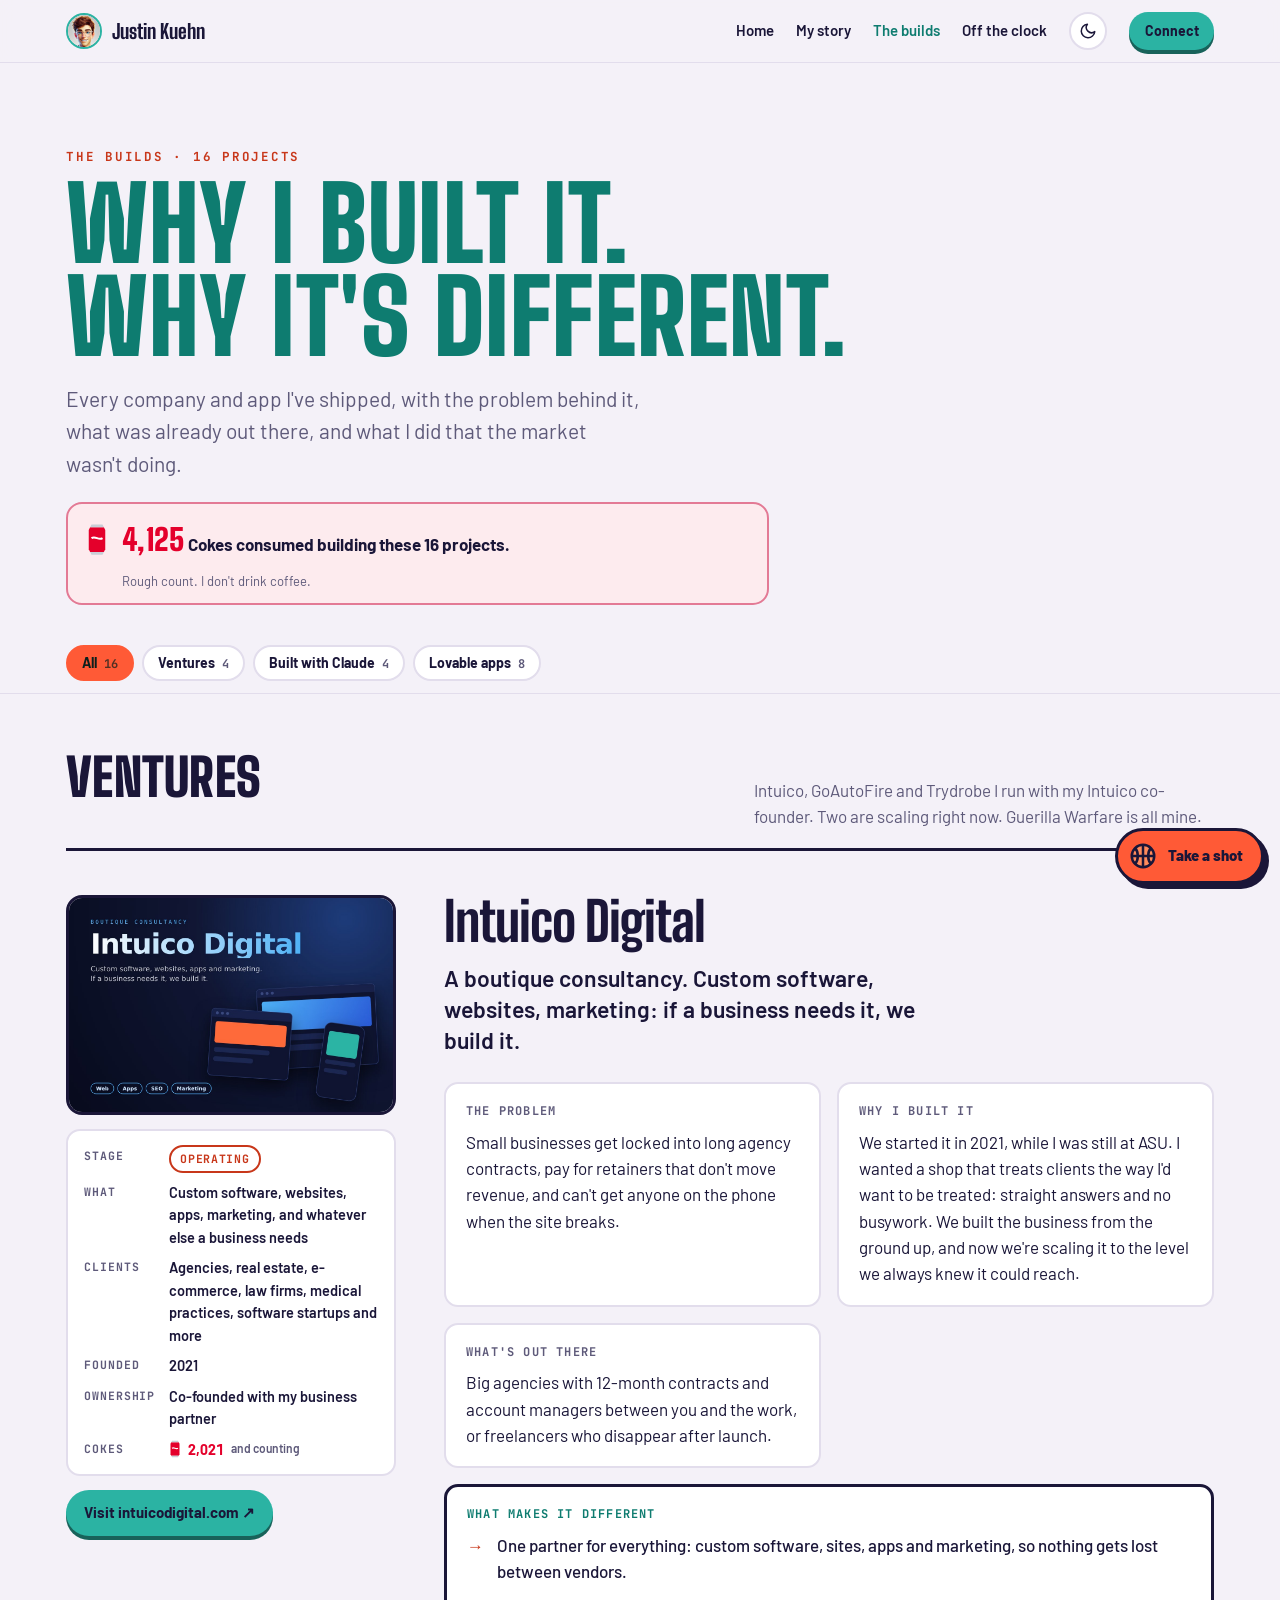
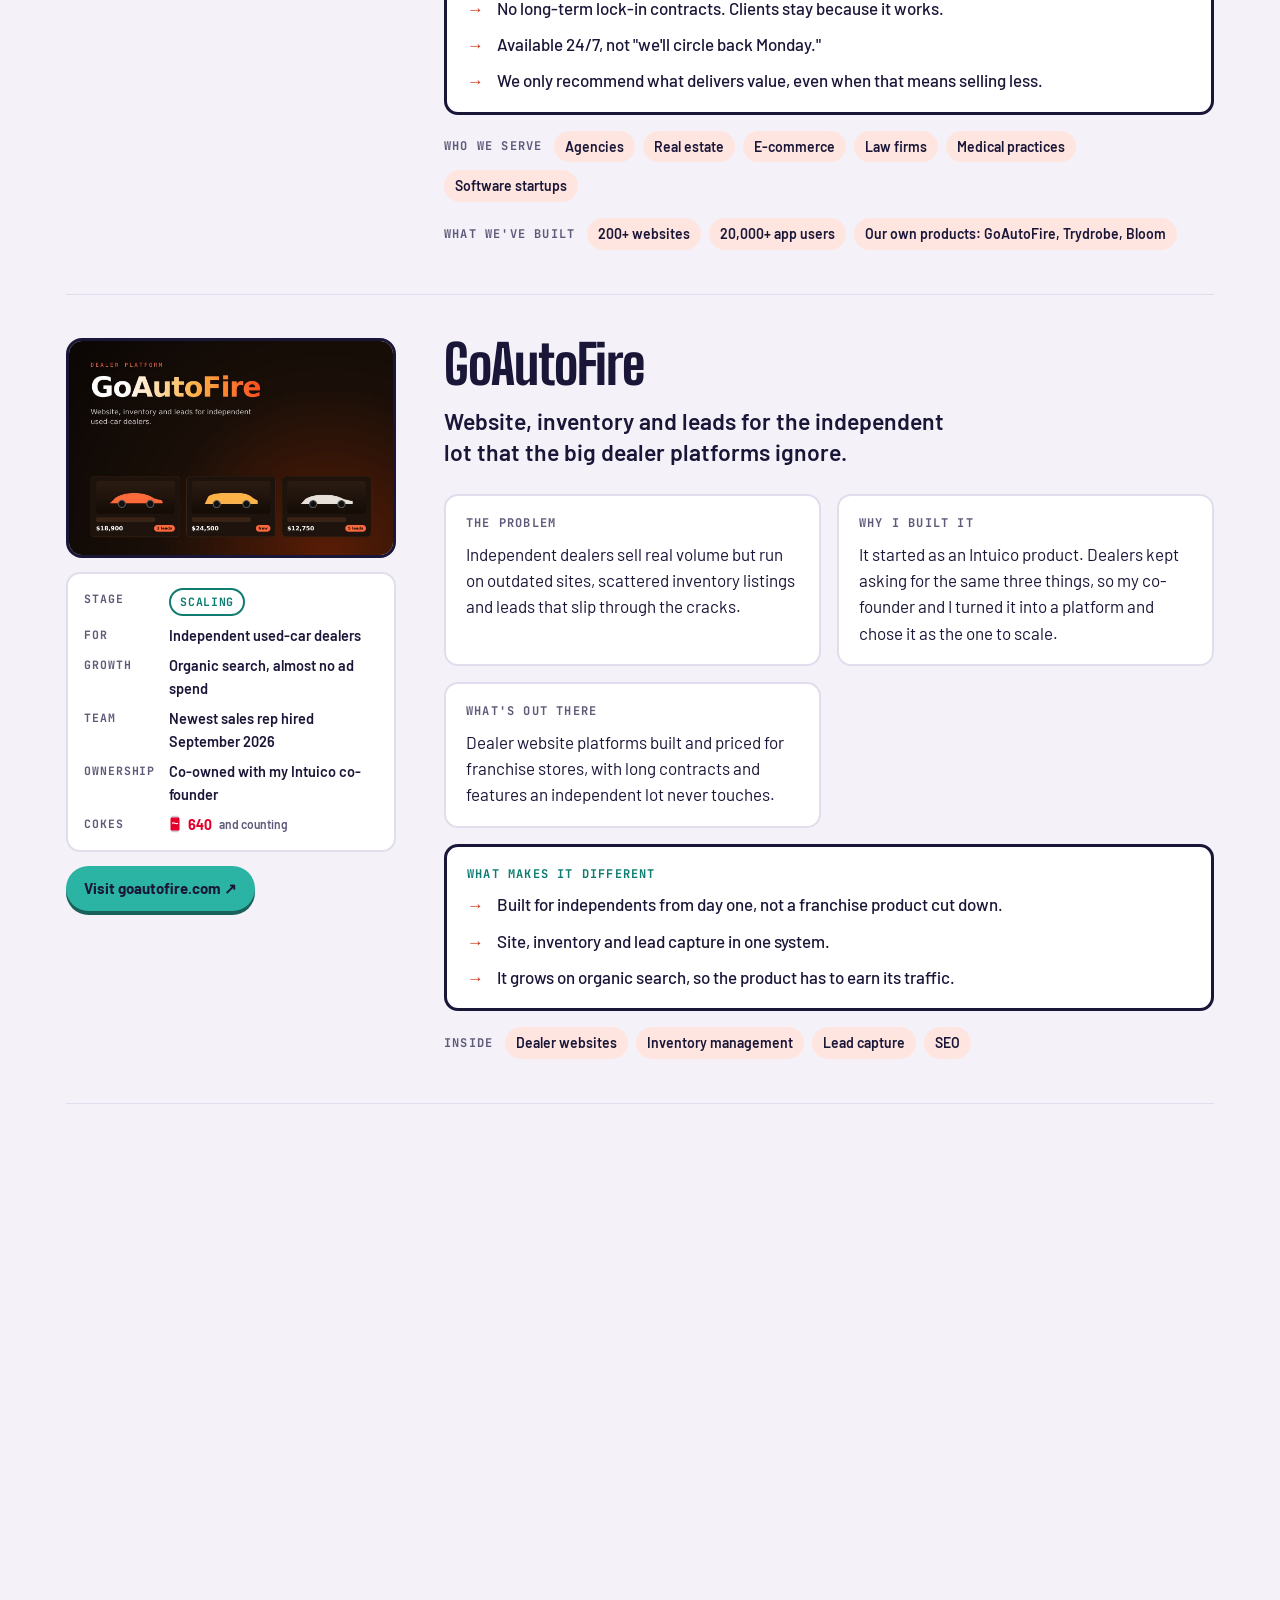
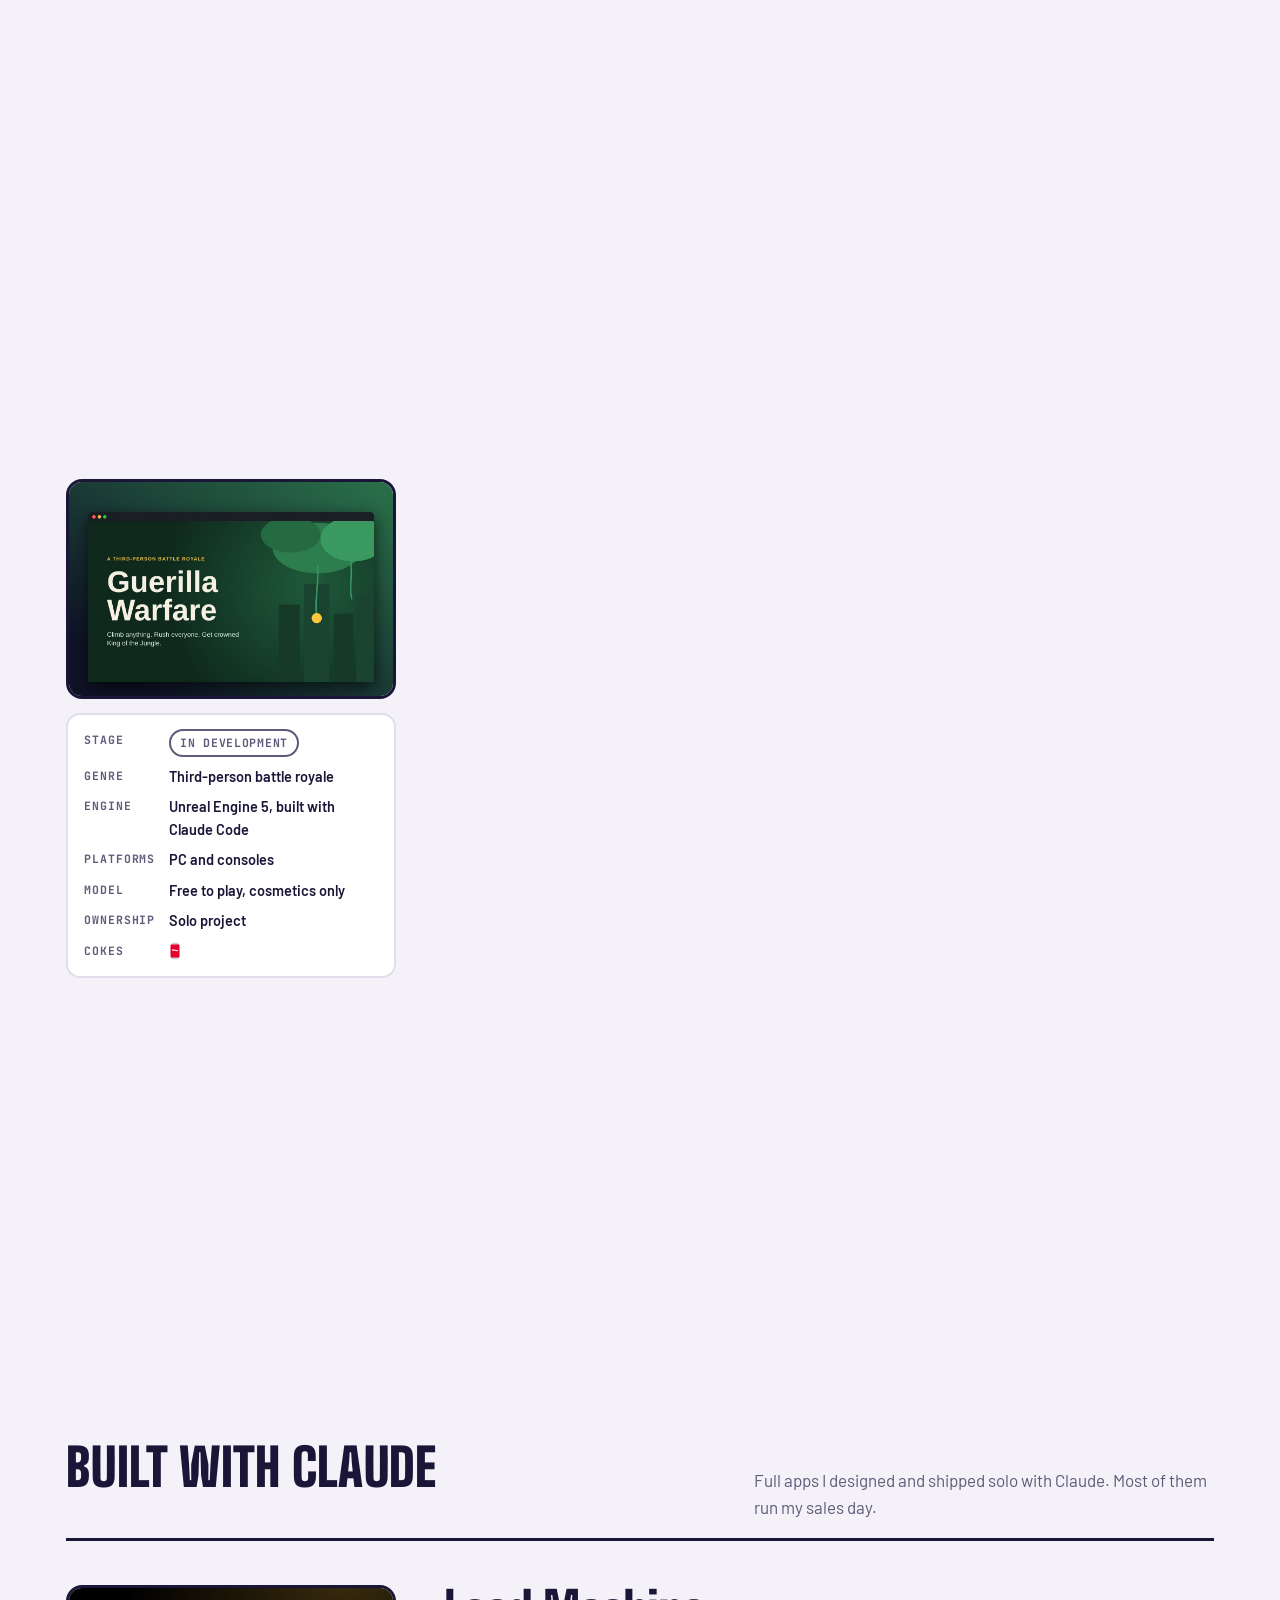
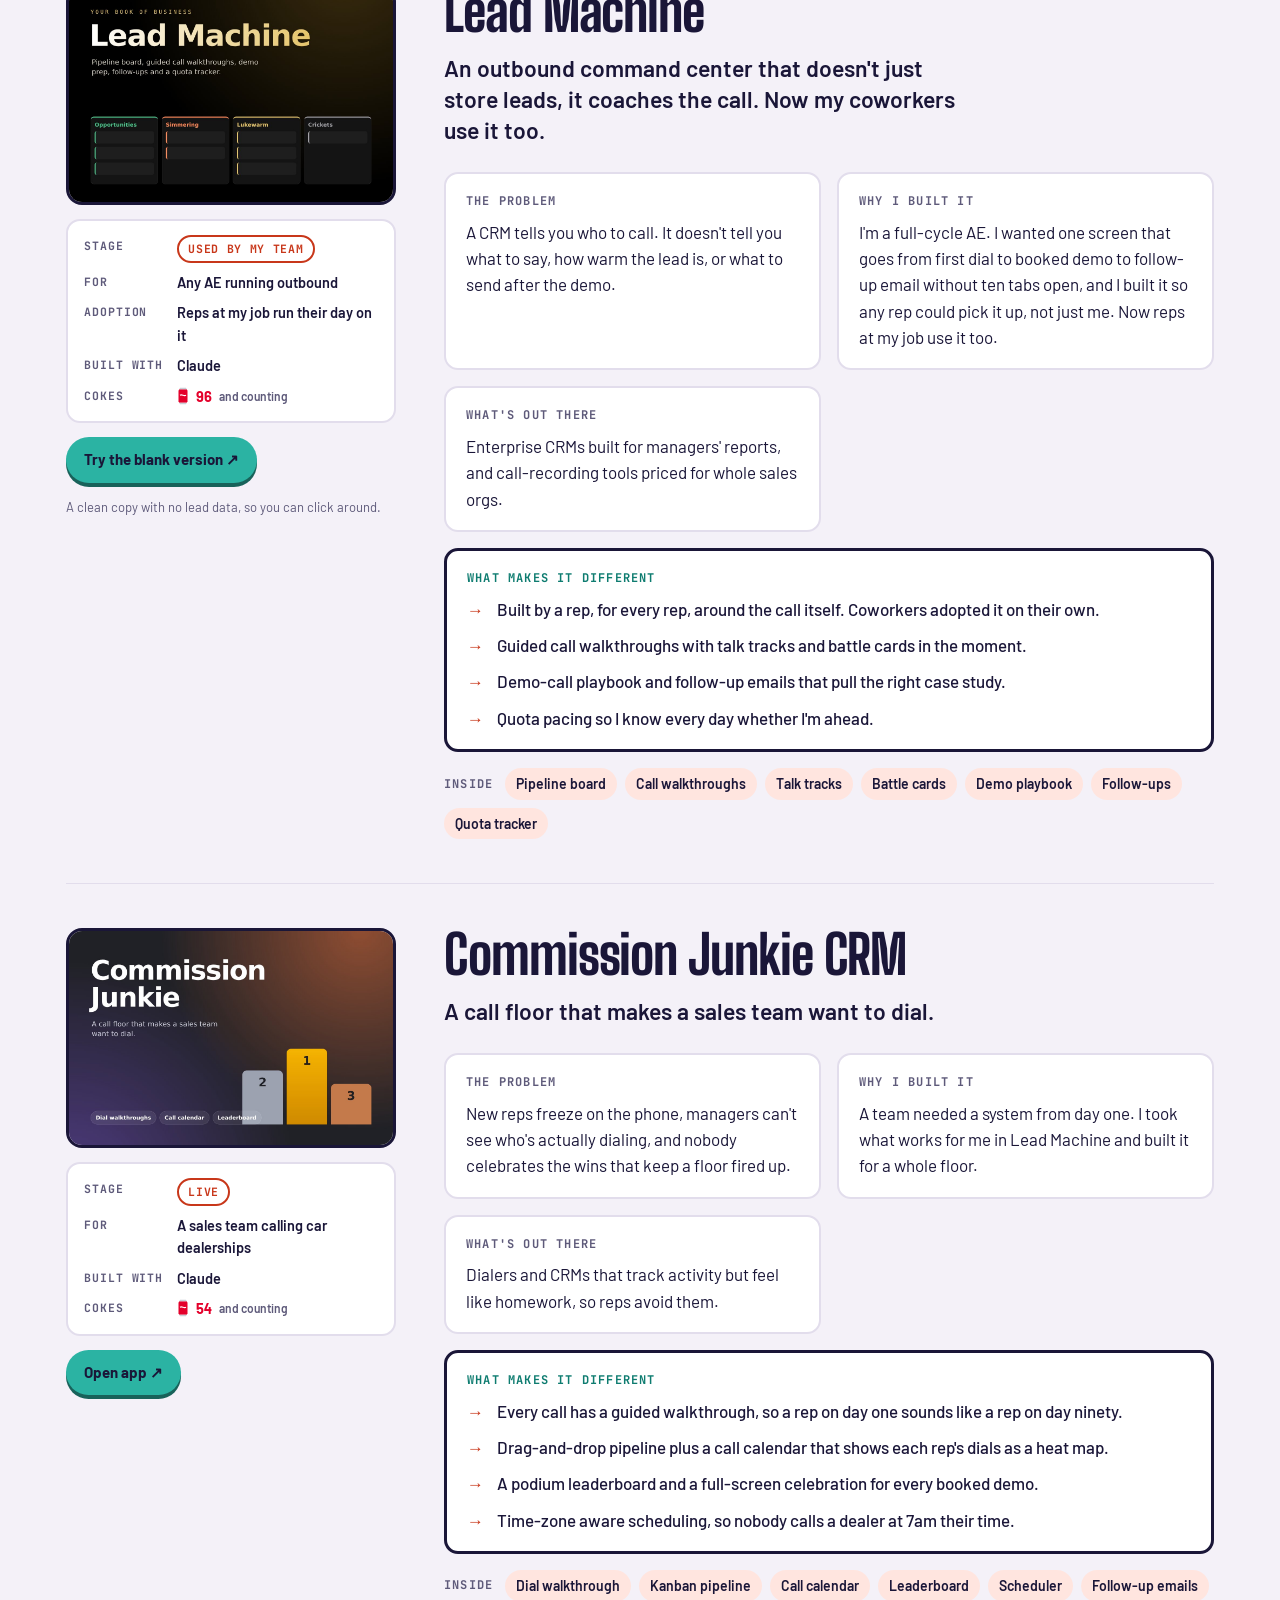
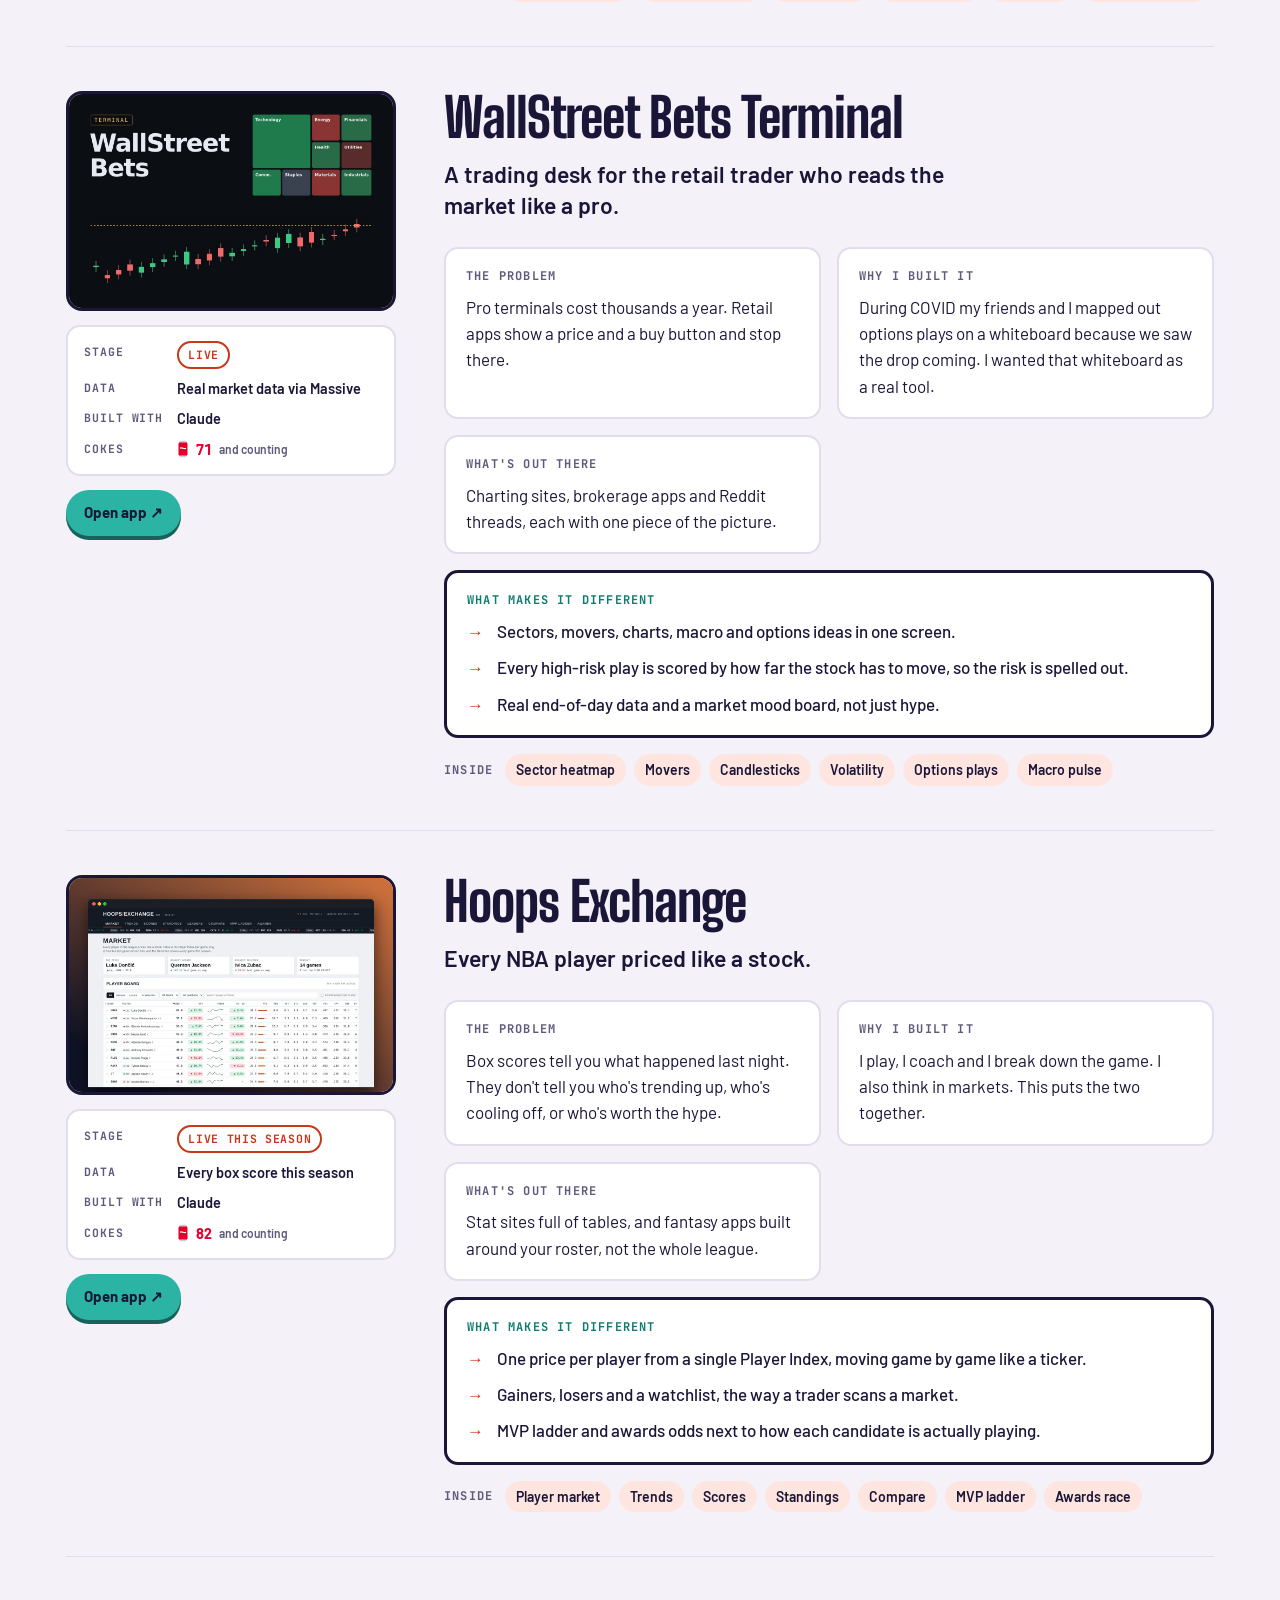
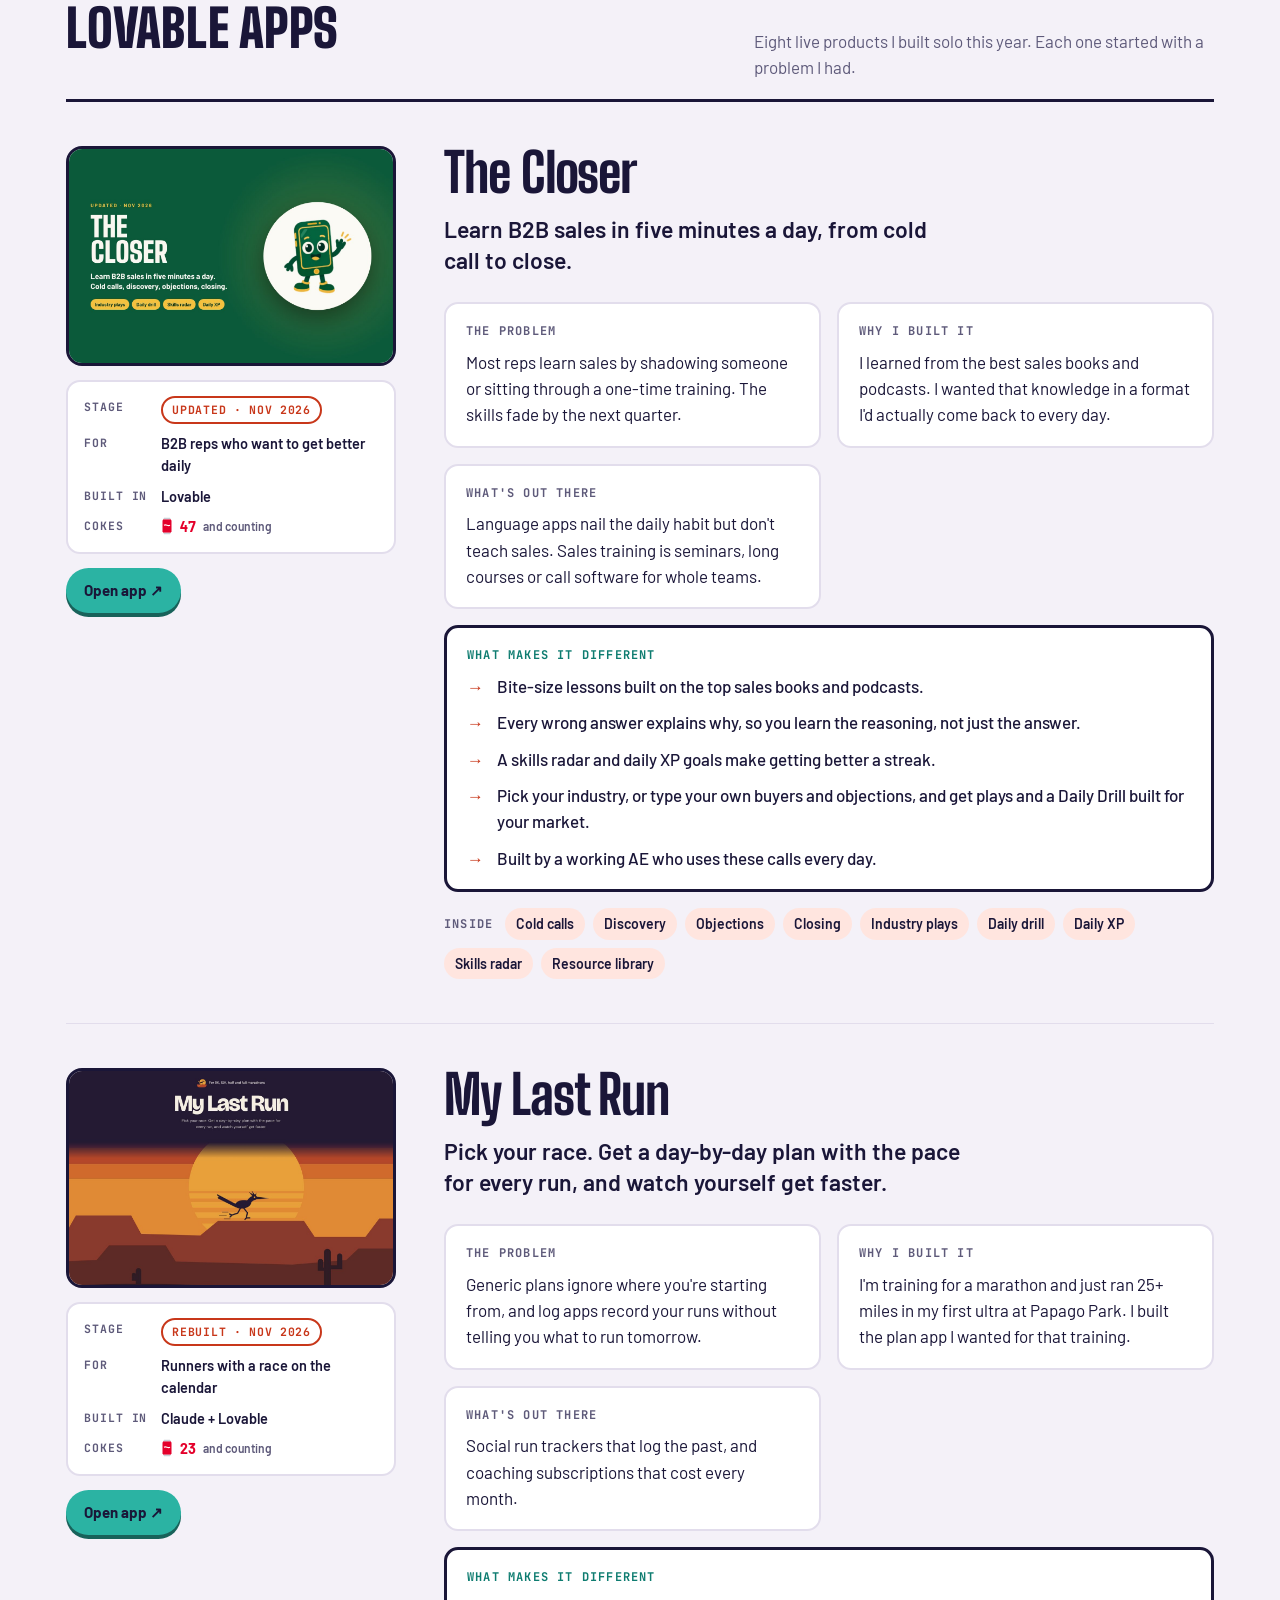
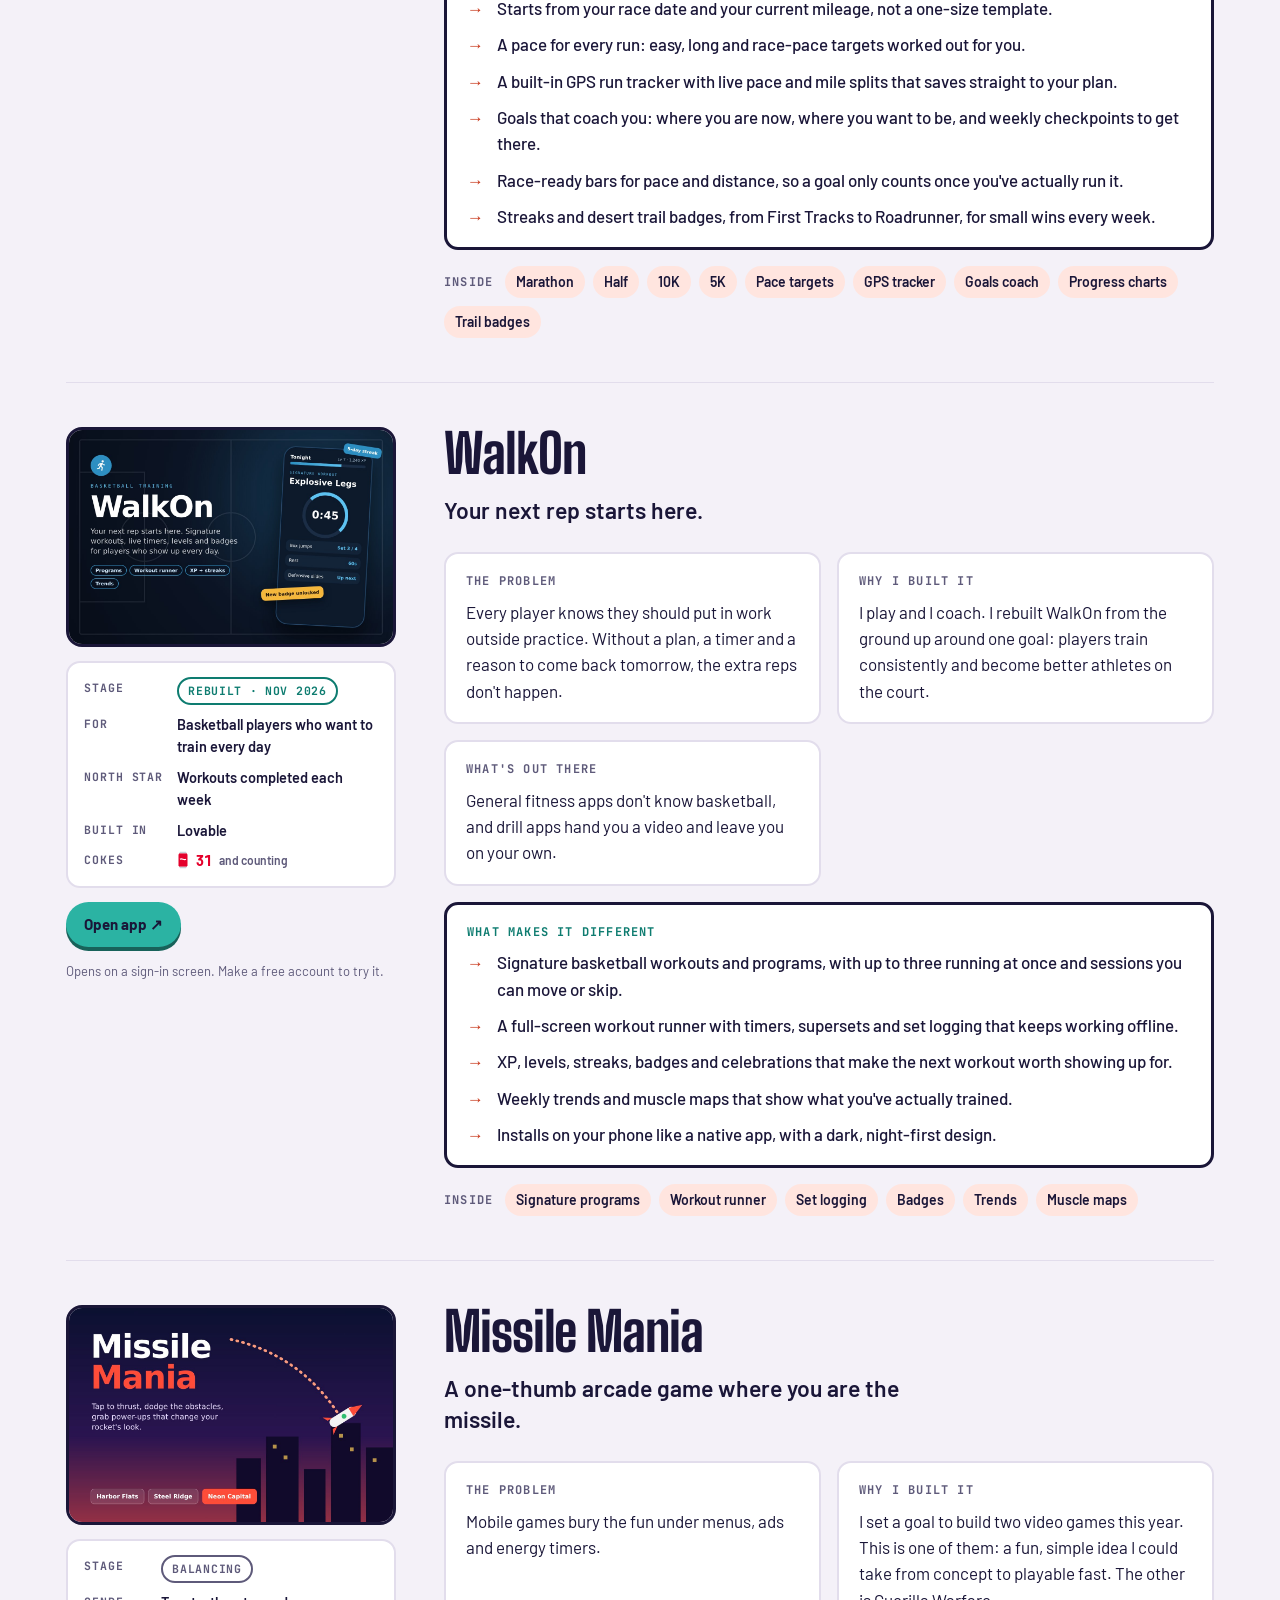
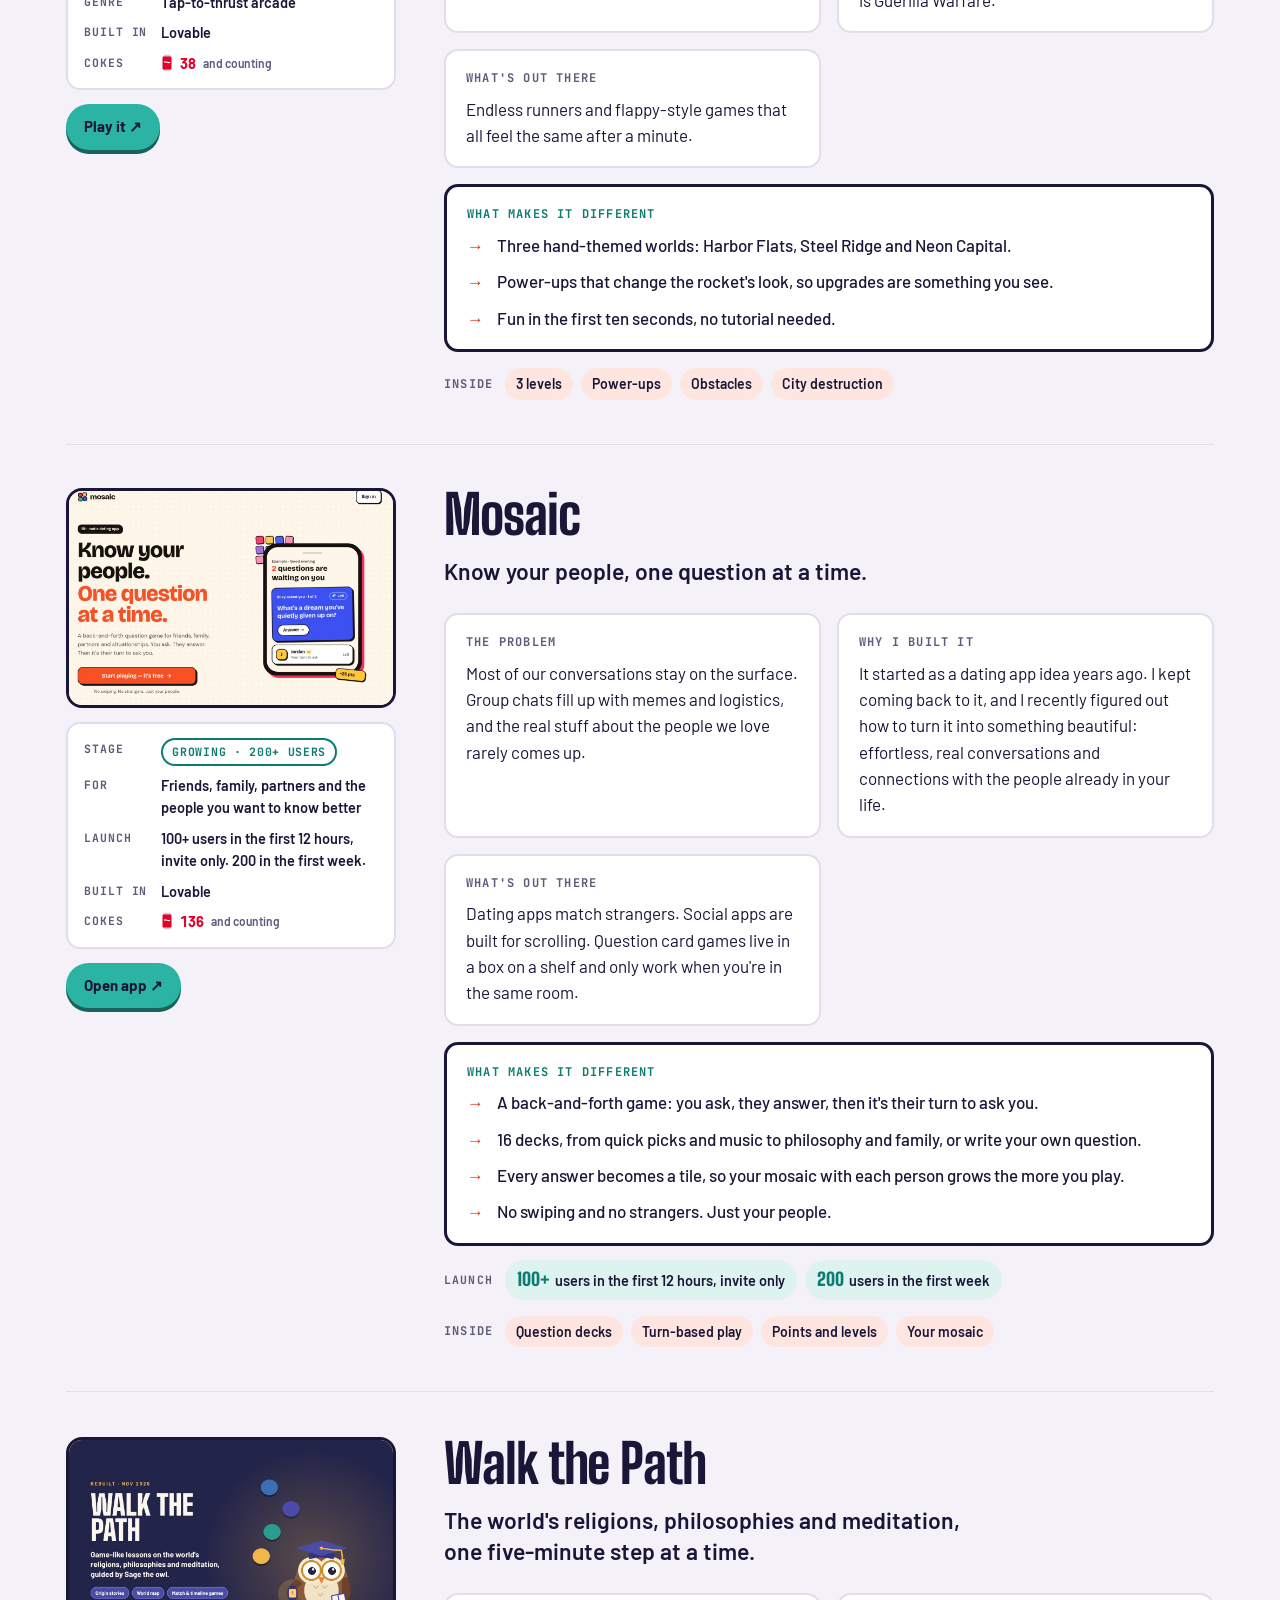
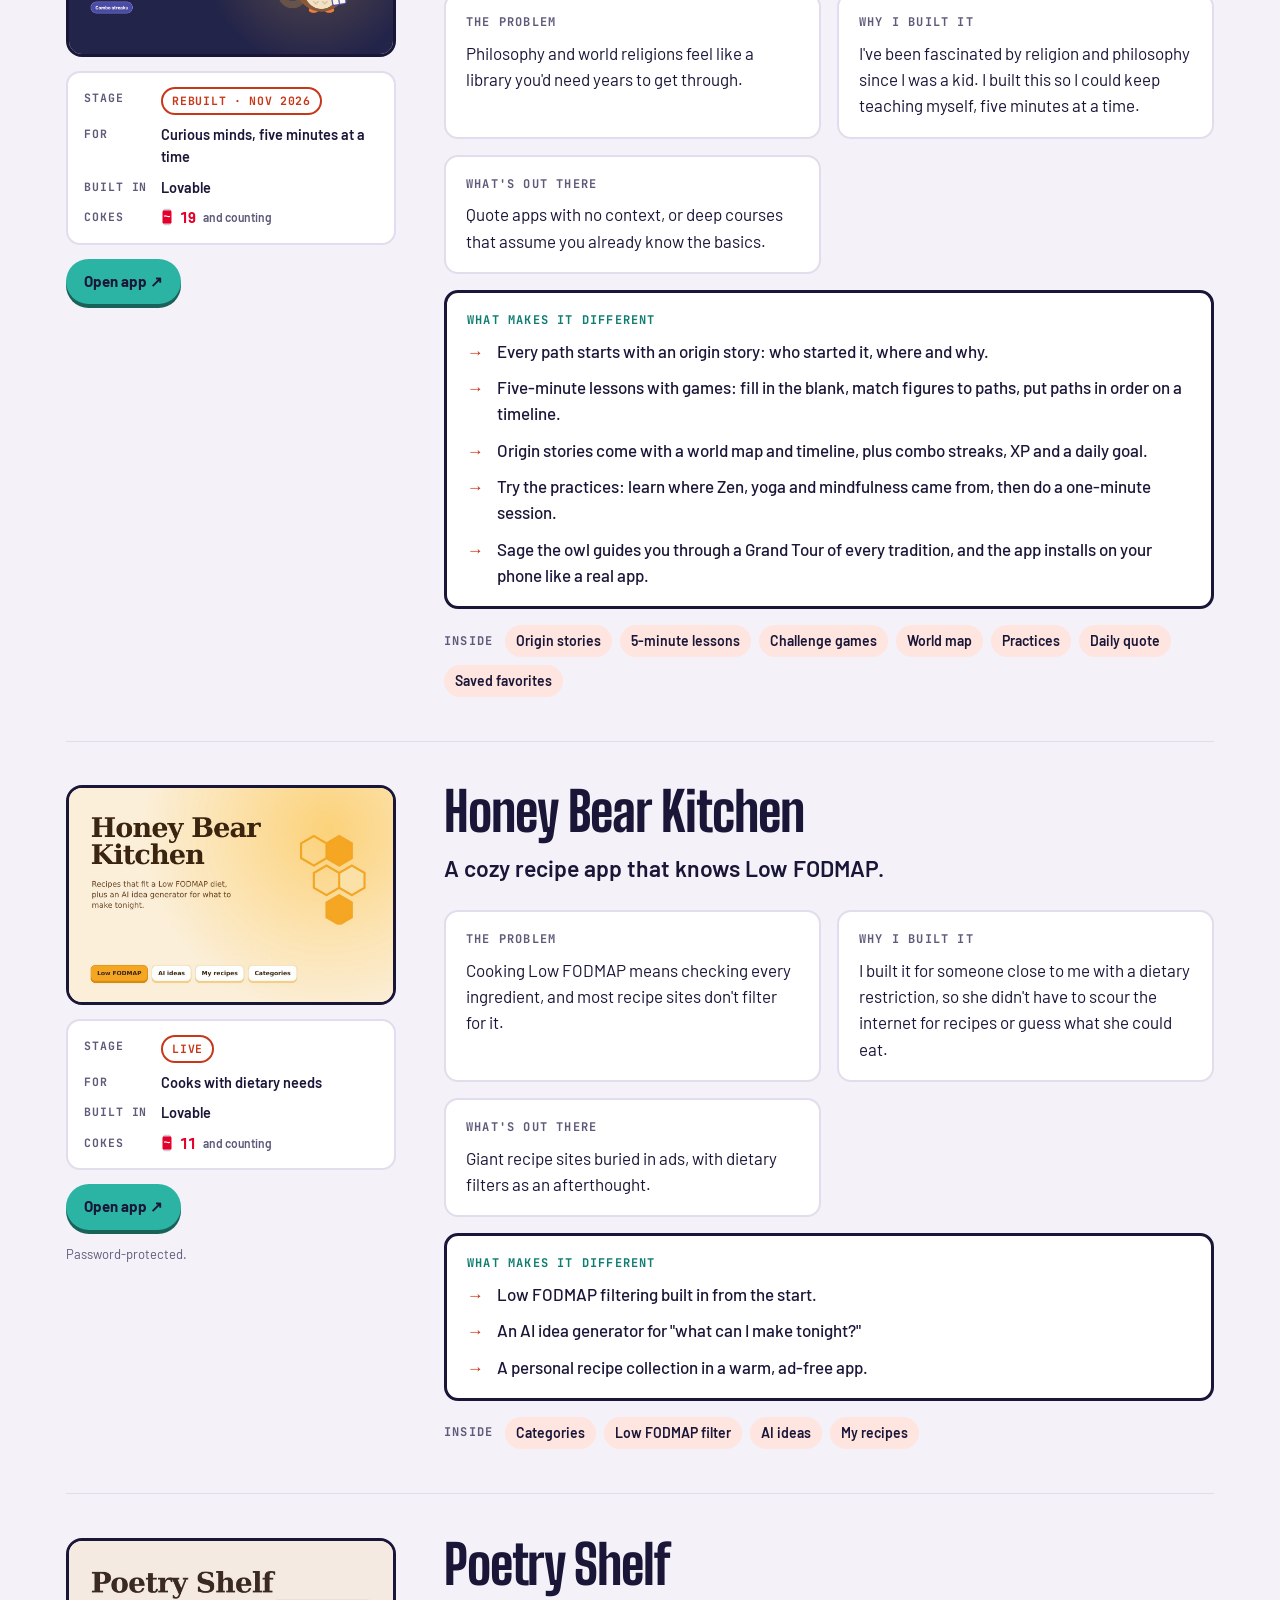
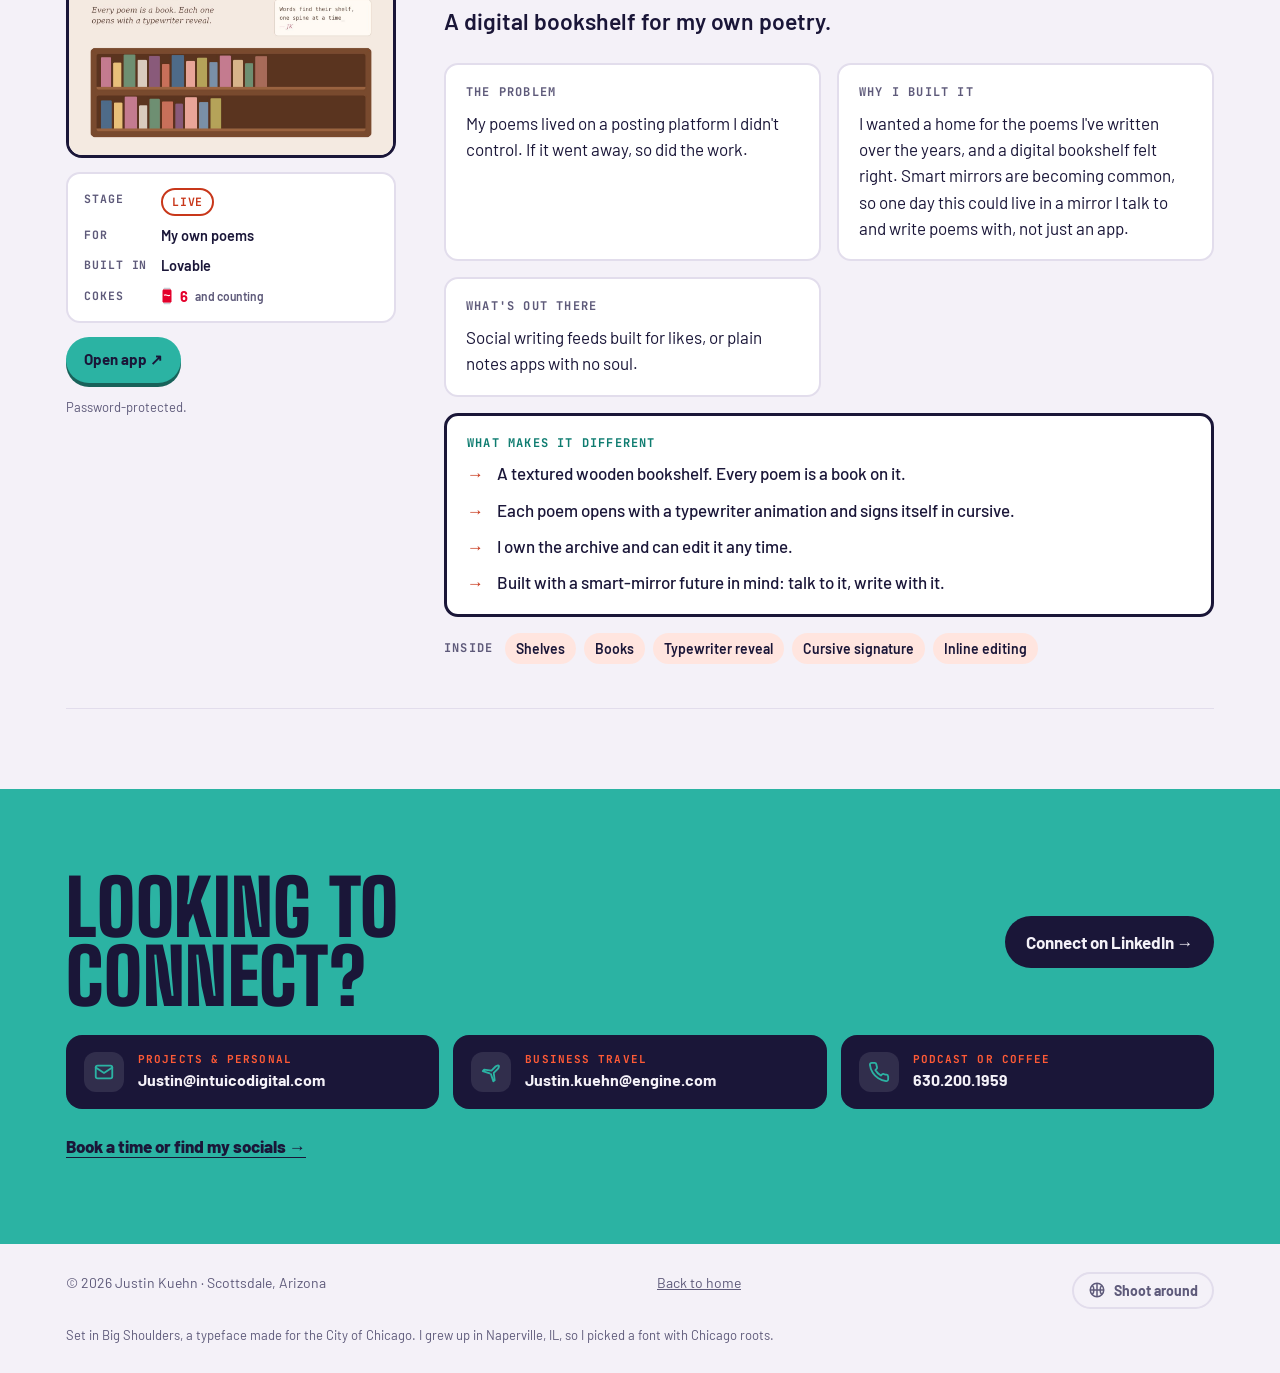
<file: work.html>
<!doctype html>
<html lang="en">
<head>
<meta charset="utf-8">
<script>(function(){var t=null;try{t=new URLSearchParams(location.search).get("theme");}catch(e){}if(t!=="dark"&&t!=="light"){try{t=localStorage.getItem("jk-theme");}catch(e){}}if(t!=="dark"&&t!=="light"){try{t=sessionStorage.getItem("jk-theme");}catch(e){}}if(t==="dark"||t==="light"){document.documentElement.setAttribute("data-jk",t);try{localStorage.setItem("jk-theme",t);}catch(e){}try{sessionStorage.setItem("jk-theme",t);}catch(e){}}})();(function(){window.__jkT0=Date.now();if(matchMedia("(prefers-reduced-motion: reduce)").matches)return;var seen=false;try{seen=sessionStorage.getItem("jk-splash")==="1";sessionStorage.setItem("jk-splash","1");}catch(e){seen=true;}if(seen)return;var r=document.documentElement;r.classList.add("jk-splash");setTimeout(function(){r.classList.remove("jk-splash","jk-splash-out")},3500);})();</script>

<meta name="viewport" content="width=device-width,initial-scale=1,viewport-fit=cover">
<title>The Builds · Justin Kuehn</title>
<link rel="preconnect" href="https://fonts.googleapis.com">
<link rel="preconnect" href="https://fonts.gstatic.com" crossorigin>
<link rel="stylesheet" href="https://fonts.googleapis.com/css2?family=Big+Shoulders+Display:wght@700;800;900&family=Barlow:wght@400;500;600;700&family=JetBrains+Mono:wght@500;700&display=swap">
<style>
/* Layout: case-study index. Big header, filter chips, then one long article per project: meta rail (visual, stage, stack, link) beside the story (problem, why, market, difference, inside). */
:root{
  --bg:#F4F1F8; --surface:#FFFFFF; --ink:#1A1638; --muted:#5E5A7A; --line:#E2DDEC;
  --signal-t:#0E7C70; --agave:#FF5A36; --deep:#1A1638; --signal:#2BB3A3; --signal-ink:#1A1638; --sky:#C8371A; --soft:#ECE7F4;
  --display:"Big Shoulders Display", Impact, "Arial Narrow", sans-serif;
  --body:"Barlow", "Segoe UI", Helvetica, Arial, sans-serif;
  --mono:"JetBrains Mono",ui-monospace,Menlo,monospace;
  color-scheme:light;
}
@media (prefers-color-scheme: dark){:root:not([data-jk="light"]){
  --bg:#0A0A0A; --surface:#151515; --ink:#F2F2EF; --muted:#A6A6A1; --line:#2A2A2A;
  --signal-t:#3CCFBC; --agave:#FF6A3D; --deep:#161616; --signal:#2BB3A3; --signal-ink:#0A0A0A; --sky:#FF7A50; --soft:#1C1C1C; color-scheme:dark}}
:root[data-jk="dark"]{
  --bg:#0A0A0A; --surface:#151515; --ink:#F2F2EF; --muted:#A6A6A1; --line:#2A2A2A;
  --signal-t:#3CCFBC; --agave:#FF6A3D; --deep:#161616; --signal:#2BB3A3; --signal-ink:#0A0A0A; --sky:#FF7A50; --soft:#1C1C1C; color-scheme:dark}
*{box-sizing:border-box}
:root{padding-top:env(safe-area-inset-top,0px);padding-bottom:env(safe-area-inset-bottom,0px)}
html{scroll-behavior:smooth;scroll-padding-top:80px}
body{margin:0;background:var(--bg);color:var(--ink);font-family:var(--body);font-size:17px;line-height:1.55;-webkit-font-smoothing:antialiased}
img{max-width:100%}
[hidden]{display:none!important}
a{color:inherit}
:focus-visible{outline:3px solid var(--sky);outline-offset:3px;border-radius:4px}
.wrap{max-width:1180px;margin:0 auto;padding-left:max(16px,env(safe-area-inset-left,0px));padding-right:max(16px,env(safe-area-inset-right,0px))}
h1,h2,h3{font-family:var(--display);line-height:1;letter-spacing:-.02em;margin:0;text-wrap:balance}
.eyebrow{font-family:var(--mono);font-size:12.5px;font-weight:700;letter-spacing:.14em;text-transform:uppercase;color:var(--sky);margin:0}
.btn{display:inline-flex;align-items:center;gap:.5em;font-weight:700;font-size:15px;text-decoration:none;padding:.75em 1.2em;border-radius:999px;background:var(--signal);color:var(--signal-ink);box-shadow:0 4px 0 color-mix(in srgb,var(--signal) 55%,#000);transition:transform .15s}
.btn:hover{transform:translateY(-2px)}

body::before{content:"";position:fixed;inset:0 0 auto;height:env(safe-area-inset-top,0px);z-index:10;background:var(--bg)}
.nav{position:sticky;top:env(safe-area-inset-top,0px);z-index:9;background:color-mix(in srgb,var(--bg) 88%,transparent);backdrop-filter:blur(10px);border-bottom:1px solid var(--line)}
.nav .wrap{display:flex;align-items:center;justify-content:space-between;gap:16px;padding-block:12px}
.brand{display:flex;align-items:center;gap:10px;text-decoration:none;font-family:var(--display);font-weight:800;font-size:20px}
.brand img{width:36px;height:36px;border-radius:50%;border:2px solid var(--signal)}
.links{display:flex;gap:22px;align-items:center;font-weight:600;font-size:15px}
.links a{text-decoration:none}
.links a:not(.btn):hover,.links a[aria-current]{color:var(--signal-t)}
.links .btn{padding:.55em 1.1em;font-size:14px}
@media (max-width:760px){.links{gap:14px;font-size:14px}.links a[href="index.html"],.links a[href="index.html#apps"],.links a[href="hobbies.html"]:not([aria-current]){display:none}}
@media (max-width:460px){.brand span,.brand{font-size:0}.brand img{width:34px;height:34px}}

header.top{padding-block:clamp(44px,7vw,84px) 28px}
header.top h1{font-size:clamp(48px,8vw,104px);font-weight:800;margin-top:12px}
header.top h1 span{color:var(--signal-t)}
header.top p.lede{color:var(--muted);font-size:clamp(18px,2vw,21px);max-width:48ch;margin:20px 0 0}

.filters{position:sticky;top:calc(env(safe-area-inset-top,0px) + 61px);z-index:8;background:var(--bg);border-bottom:1px solid var(--line)}
.filters .wrap{display:flex;gap:8px;flex-wrap:wrap;padding-block:12px}
.chip{border:2px solid var(--line);background:var(--surface);color:var(--ink);font:700 14px var(--body);padding:7px 14px;border-radius:999px;cursor:pointer}
.chip span{font-family:var(--mono);font-size:12px;color:var(--muted);margin-left:4px}
.chip[aria-pressed="true"]{background:var(--agave);border-color:var(--agave);color:#0B1F1C}
.chip[aria-pressed="true"] span{color:inherit;opacity:.7}

main{padding-block:12px 40px}
.group-h{display:flex;align-items:baseline;justify-content:space-between;gap:12px;flex-wrap:wrap;padding-block:48px 18px;border-bottom:3px solid var(--ink)}
.group-h h2{font-size:clamp(32px,4.5vw,52px);font-weight:800}
.group-h p{margin:0;color:var(--muted);max-width:46ch}

.cs{display:grid;grid-template-columns:330px minmax(0,1fr);gap:clamp(24px,4vw,48px);padding-block:44px;border-bottom:1px solid var(--line)}
@media (max-width:860px){.cs{grid-template-columns:1fr}}
.rail{display:flex;flex-direction:column;gap:14px;min-width:0}
@media (min-width:861px){.rail{position:sticky;top:150px;align-self:start}}
.vis{border:3px solid var(--ink);border-radius:16px;overflow:hidden;aspect-ratio:3/2;max-width:100%;background:var(--soft)}
.vis img{width:100%;height:100%;object-fit:cover;display:block}
.vis.band{background:var(--p-bg);color:var(--p-ink);padding:20px;display:flex;flex-direction:column;justify-content:space-between;position:relative}
.vis.band::after{content:"";position:absolute;right:-20%;bottom:-45%;width:65%;aspect-ratio:1;border-radius:50%;background:var(--p-acc);opacity:.2}
.vis.band b{font-family:var(--display);font-weight:800;font-size:32px;line-height:1;position:relative}
.vis.band small{font-family:var(--mono);font-size:11.5px;font-weight:700;letter-spacing:.12em;text-transform:uppercase;color:var(--p-acc);position:relative}
.vis.band .big{font-family:var(--display);font-weight:800;font-size:56px;line-height:1;color:var(--p-acc);position:relative}
dl.meta{margin:0;display:grid;grid-template-columns:auto minmax(0,1fr);gap:8px 14px;font-size:14.5px;border:2px solid var(--line);border-radius:14px;padding:14px 16px;background:var(--surface)}
dl.meta dt{font-family:var(--mono);font-size:11.5px;font-weight:700;letter-spacing:.08em;text-transform:uppercase;color:var(--muted);padding-top:2px}
dl.meta dd{margin:0;font-weight:600}
.stage{display:inline-block;font-family:var(--mono);font-size:11.5px;font-weight:700;letter-spacing:.06em;text-transform:uppercase;padding:3px 9px;border-radius:999px;border:2px solid currentColor}
.stage.live{color:var(--sky)} .stage.scale{color:var(--signal-t)} .stage.build{color:var(--muted)}
.rail .btn{align-self:flex-start}
.lock{font-size:13px;color:var(--muted);margin:0}

.story{min-width:0}
.story h3{font-size:clamp(34px,4.4vw,54px);font-weight:800}
.story .pitch{font-size:clamp(19px,2.1vw,23px);font-weight:600;margin:14px 0 26px;max-width:40ch;line-height:1.35}
.blocks{display:grid;grid-template-columns:1fr 1fr;gap:16px}
@media (max-width:640px){.blocks{grid-template-columns:1fr}}
.b{background:var(--surface);border:2px solid var(--line);border-radius:14px;padding:18px 20px;min-width:0}
.b h4{margin:0 0 8px;font-family:var(--mono);font-size:12px;font-weight:700;letter-spacing:.1em;text-transform:uppercase;color:var(--muted)}
.b p{margin:0}
.b.diff{grid-column:1/-1;border-color:var(--ink);border-width:3px}
.b.diff h4{color:var(--signal-t)}
.b.diff ul{margin:0;padding:0;list-style:none;display:grid;gap:10px}
.b.diff li{display:grid;grid-template-columns:22px minmax(0,1fr);gap:8px;font-weight:500}
.b.diff li::before{content:"→";color:var(--sky);font-weight:800}
.inside{margin-top:16px;display:flex;flex-wrap:wrap;gap:8px;align-items:center}
.inside b{font-family:var(--mono);font-size:12px;letter-spacing:.1em;text-transform:uppercase;color:var(--muted);margin-right:4px}
.inside span{font-size:14px;font-weight:600;padding:5px 11px;border-radius:999px;background:color-mix(in srgb,var(--agave) 16%,var(--surface))}
.todo{display:inline-block;margin-left:8px;font-family:var(--mono);font-size:10.5px;font-weight:700;letter-spacing:.08em;text-transform:uppercase;color:var(--signal-t);border:1.5px dashed var(--signal);border-radius:6px;padding:1px 6px;vertical-align:2px}

.close{margin-top:40px;background:var(--signal);color:var(--signal-ink)}
.close .wrap{padding-block:clamp(48px,7vw,84px);display:flex;justify-content:space-between;align-items:center;gap:24px;flex-wrap:wrap}
.close h2{font-size:clamp(38px,6vw,78px);font-weight:800;max-width:13ch}
.close .btn{background:var(--deep);color:#F4F1F8;box-shadow:none;font-size:17px}
footer .wrap{display:flex;justify-content:space-between;gap:16px;flex-wrap:wrap;padding-block:28px;color:var(--muted);font-size:14px}
.theme-tg{width:38px;height:38px;flex:none;border-radius:50%;border:2px solid var(--line);background:var(--surface);color:var(--ink);display:grid;place-items:center;cursor:pointer;padding:0}
.theme-tg:hover{border-color:var(--signal)}
.theme-tg .i-sun{display:none}
:root[data-jk="dark"] .theme-tg .i-sun{display:block}:root[data-jk="dark"] .theme-tg .i-moon{display:none}
@media (prefers-color-scheme: dark){:root:not([data-jk="light"]) .theme-tg .i-sun{display:block}:root:not([data-jk="light"]) .theme-tg .i-moon{display:none}}
@media (prefers-reduced-motion:no-preference){
.rv-on .rv{opacity:0;transform:translateY(26px);transition:opacity .7s cubic-bezier(.2,.7,.2,1),transform .7s cubic-bezier(.2,.7,.2,1)}
.rv-on .rv.in{opacity:1;transform:none}
}

.coke-banner{display:inline-flex;align-items:center;gap:14px;flex-wrap:wrap;margin-top:22px;padding:12px 18px;border:2px solid color-mix(in srgb,#E4002B 45%,var(--line));border-radius:16px;background:color-mix(in srgb,#E4002B 8%,var(--surface));max-width:100%}
.coke-banner span{font-weight:700;font-size:17px}
.coke-banner b{font-family:var(--display);font-weight:900;font-size:30px;color:#E4002B;letter-spacing:.01em;font-variant-numeric:tabular-nums}
.coke-banner small{font-size:13px;color:var(--muted);flex-basis:100%;margin-left:36px;margin-top:-6px}
dd.coke-dd{display:flex;align-items:center;gap:7px}
dd.coke-dd b{color:#E4002B;font-variant-numeric:tabular-nums}
dd.coke-dd small{font-size:12px;color:var(--muted);font-weight:600}
@media (prefers-color-scheme: dark){:root:not([data-jk="light"]) .coke-banner b,:root:not([data-jk="light"]) dd.coke-dd b{color:#FF4D5E}}
:root[data-jk="dark"] .coke-banner b,:root[data-jk="dark"] dd.coke-dd b{color:#FF4D5E}
.launch{display:flex;flex-wrap:wrap;gap:8px;align-items:center;margin-top:14px}
.launch b{font-family:var(--mono);font-size:11.5px;font-weight:700;letter-spacing:.1em;text-transform:uppercase;color:var(--muted);margin-right:4px}
.launch span{font-size:14.5px;font-weight:600;padding:6px 12px;border-radius:999px;background:color-mix(in srgb,var(--signal) 16%,var(--surface))}
.launch strong{color:var(--signal-t);font-family:var(--display);font-weight:900;font-size:18px;margin-right:2px}
</style>
<link rel="stylesheet" href="fx.css">
</head>
<body>

<nav class="nav" aria-label="Main">
  <div class="wrap">
    <a class="brand" href="index.html"><img src="img/avatar.jpg" alt="">Justin Kuehn</a>
    <div class="links">
      <a href="index.html">Home</a>
      <a href="story.html">My story</a>
      <a href="work.html" aria-current="page">The builds</a>
      <a href="hobbies.html">Off the clock</a>
<button class="theme-tg" type="button" aria-label="Toggle dark mode" title="Toggle dark mode"><svg class="i-moon" viewBox="0 0 24 24" width="18" height="18" fill="none" stroke="currentColor" stroke-width="2" stroke-linecap="round" stroke-linejoin="round" aria-hidden="true"><path d="M21 12.8A9 9 0 1 1 11.2 3a7 7 0 0 0 9.8 9.8z"/></svg><svg class="i-sun" viewBox="0 0 24 24" width="18" height="18" fill="none" stroke="currentColor" stroke-width="2" stroke-linecap="round" aria-hidden="true"><circle cx="12" cy="12" r="4"/><path d="M12 2v2M12 20v2M4.9 4.9l1.4 1.4M17.7 17.7l1.4 1.4M2 12h2M20 12h2M4.9 19.1l1.4-1.4M17.7 6.3l1.4-1.4"/></svg></button>
            <a class="btn" href="connect.html">Connect</a>
    </div>
  </div>
</nav>

<header class="top">
  <div class="wrap">
    <p class="eyebrow">The builds · 16 projects</p>
    <h1>Why I built it.<br><span>Why it's different.</span></h1>
    <p class="lede">Every company and app I've shipped, with the problem behind it, what was already out there, and what I did that the market wasn't doing.</p>
    <div class="coke-banner" role="note"><svg class="can" viewBox="0 0 16 24" width="22" height="33" aria-hidden="true"><path d="M3 3h10l1 2v14l-1 2H3l-1-2V5z" fill="#E4002B"/><path d="M3 3h10l-1-2H4z" fill="#C9CED6"/><path d="M3 21h10l-1 2H4z" fill="#C9CED6"/><path d="M4 11c3-2 5 2 8 0" stroke="#fff" stroke-width="1.4" fill="none"/></svg><span><b data-coke="4125">4,125</b> Cokes consumed building these 16 projects.</span><small>Rough count. I don't drink coffee.</small></div>
  </div>
</header>

<div class="filters" role="group" aria-label="Filter projects">
  <div class="wrap">
    <button class="chip" type="button" data-f="all" aria-pressed="true">All <span>16</span></button>
    <button class="chip" type="button" data-f="venture" aria-pressed="false">Ventures <span>4</span></button>
    <button class="chip" type="button" data-f="claude" aria-pressed="false">Built with Claude <span>4</span></button>
    <button class="chip" type="button" data-f="lovable" aria-pressed="false">Lovable apps <span>8</span></button>
  </div>
</div>

<main class="wrap">

<!-- ============ VENTURES ============ -->
<section data-g="venture">
  <div class="group-h"><h2>Ventures</h2><p>Intuico, GoAutoFire and Trydrobe I run with my Intuico co-founder. Two are scaling right now. Guerilla Warfare is all mine.</p></div>

  <article class="cs" id="intuico">
    <div class="rail">
      <div class="vis"><img src="img/shot_intuico.jpg" alt="Intuico Digital poster" loading="lazy"></div>
      <dl class="meta"><dt>Stage</dt><dd><span class="stage live">Operating</span></dd><dt>What</dt><dd>Custom software, websites, apps, marketing, and whatever else a business needs</dd><dt>Clients</dt><dd>Agencies, real estate, e-commerce, law firms, medical practices, software startups and more</dd><dt>Founded</dt><dd>2021</dd><dt>Ownership</dt><dd>Co-founded with my business partner</dd><dt>Cokes</dt><dd class="coke-dd"><svg class="can" viewBox="0 0 16 24" width="12" height="18" aria-hidden="true"><path d="M3 3h10l1 2v14l-1 2H3l-1-2V5z" fill="#E4002B"/><path d="M3 3h10l-1-2H4z" fill="#C9CED6"/><path d="M3 21h10l-1 2H4z" fill="#C9CED6"/><path d="M4 11c3-2 5 2 8 0" stroke="#fff" stroke-width="1.4" fill="none"/></svg><b data-coke="2021">2,021</b><small>and counting</small></dd></dl>
      <a class="btn" href="https://intuicodigital.com" target="_blank" rel="noopener">Visit intuicodigital.com ↗</a>
    </div>
    <div class="story">
      <h3>Intuico Digital</h3>
      <p class="pitch">A boutique consultancy. Custom software, websites, marketing: if a business needs it, we build it.</p>
      <div class="blocks">
        <div class="b"><h4>The problem</h4><p>Small businesses get locked into long agency contracts, pay for retainers that don't move revenue, and can't get anyone on the phone when the site breaks.</p></div>
        <div class="b"><h4>Why I built it</h4><p>We started it in 2021, while I was still at ASU. I wanted a shop that treats clients the way I'd want to be treated: straight answers and no busywork. We built the business from the ground up, and now we're scaling it to the level we always knew it could reach.</p></div>
        <div class="b"><h4>What's out there</h4><p>Big agencies with 12-month contracts and account managers between you and the work, or freelancers who disappear after launch.</p></div>
        <div class="b diff"><h4>What makes it different</h4><ul><li>One partner for everything: custom software, sites, apps and marketing, so nothing gets lost between vendors.</li><li>No long-term lock-in contracts. Clients stay because it works.</li><li>Available 24/7, not "we'll circle back Monday."</li><li>We only recommend what delivers value, even when that means selling less.</li></ul></div>
      </div>
      <div class="inside"><b>Who we serve</b><span>Agencies</span><span>Real estate</span><span>E-commerce</span><span>Law firms</span><span>Medical practices</span><span>Software startups</span></div>
      <div class="inside"><b>What we've built</b><span>200+ websites</span><span>20,000+ app users</span><span>Our own products: GoAutoFire, Trydrobe, Bloom</span></div>
    </div>
  </article>

  <article class="cs" id="goautofire">
    <div class="rail">
      <div class="vis"><img src="img/shot_goautofire.jpg" alt="GoAutoFire poster" loading="lazy"></div>
      <dl class="meta"><dt>Stage</dt><dd><span class="stage scale">Scaling</span></dd><dt>For</dt><dd>Independent used-car dealers</dd><dt>Growth</dt><dd>Organic search, almost no ad spend</dd><dt>Team</dt><dd>Newest sales rep hired September 2026</dd><dt>Ownership</dt><dd>Co-owned with my Intuico co-founder</dd><dt>Cokes</dt><dd class="coke-dd"><svg class="can" viewBox="0 0 16 24" width="12" height="18" aria-hidden="true"><path d="M3 3h10l1 2v14l-1 2H3l-1-2V5z" fill="#E4002B"/><path d="M3 3h10l-1-2H4z" fill="#C9CED6"/><path d="M3 21h10l-1 2H4z" fill="#C9CED6"/><path d="M4 11c3-2 5 2 8 0" stroke="#fff" stroke-width="1.4" fill="none"/></svg><b data-coke="640">640</b><small>and counting</small></dd></dl>
      <a class="btn" href="https://goautofire.com" target="_blank" rel="noopener">Visit goautofire.com ↗</a>
    </div>
    <div class="story">
      <h3>GoAutoFire</h3>
      <p class="pitch">Website, inventory and leads for the independent lot that the big dealer platforms ignore.</p>
      <div class="blocks">
        <div class="b"><h4>The problem</h4><p>Independent dealers sell real volume but run on outdated sites, scattered inventory listings and leads that slip through the cracks.</p></div>
        <div class="b"><h4>Why I built it</h4><p>It started as an Intuico product. Dealers kept asking for the same three things, so my co-founder and I turned it into a platform and chose it as the one to scale.</p></div>
        <div class="b"><h4>What's out there</h4><p>Dealer website platforms built and priced for franchise stores, with long contracts and features an independent lot never touches.</p></div>
        <div class="b diff"><h4>What makes it different</h4><ul><li>Built for independents from day one, not a franchise product cut down.</li><li>Site, inventory and lead capture in one system.</li><li>It grows on organic search, so the product has to earn its traffic.</li></ul></div>
      </div>
      <div class="inside"><b>Inside</b><span>Dealer websites</span><span>Inventory management</span><span>Lead capture</span><span>SEO</span></div>
    </div>
  </article>

  <article class="cs" id="trydrobe">
    <div class="rail">
      <div class="vis"><img src="img/shot_trydrobe.jpg" alt="Trydrobe poster" loading="lazy"></div>
      <dl class="meta"><dt>Stage</dt><dd><span class="stage scale">Scaling</span></dd><dt>For</dt><dd>Shoppers, plus retailers via API</dd><dt>Users</dt><dd>Over 10,000</dd><dt>Ownership</dt><dd>Co-owned with my Intuico co-founder</dd><dt>Cokes</dt><dd class="coke-dd"><svg class="can" viewBox="0 0 16 24" width="12" height="18" aria-hidden="true"><path d="M3 3h10l1 2v14l-1 2H3l-1-2V5z" fill="#E4002B"/><path d="M3 3h10l-1-2H4z" fill="#C9CED6"/><path d="M3 21h10l-1 2H4z" fill="#C9CED6"/><path d="M4 11c3-2 5 2 8 0" stroke="#fff" stroke-width="1.4" fill="none"/></svg><b data-coke="512">512</b><small>and counting</small></dd></dl>
      <a class="btn" href="https://trydrobe.com" target="_blank" rel="noopener">Visit trydrobe.com ↗</a>
    </div>
    <div class="story">
      <h3>Trydrobe</h3>
      <p class="pitch">An AI stylist that picks your outfits, shops for you and plans your look for any event. Now an API for retailers too.</p>
      <div class="blocks">
        <div class="b"><h4>The problem</h4><p>Getting dressed, shopping and planning an outfit for an event all take taste and time. Most people are guessing, and online stores can't help them decide.</p></div>
        <div class="b"><h4>Why we built it</h4><p>My co-founder and I have zero fashion sense. We wanted AI to pick our outfits, help us shop and plan for events. Then we realized retailers needed the same tech, so we turned it into an API they can plug in.</p></div>
        <div class="b"><h4>What's out there</h4><p>Style quizzes, subscription boxes and human stylists that don't scale. Retailers mostly get static product pages and basic recommendation widgets.</p></div>
        <div class="b diff"><h4>What makes it different</h4><ul><li>One AI stylist for outfits, shopping and event planning, not just "you might also like."</li><li>Started as the app we needed ourselves, and over 10,000 people now use it.</li><li>An API so bigger retailers can run virtual shopping for millions of customers on our tech.</li><li>Works with Shopify, where fashion brands already sell.</li></ul></div>
      </div>
      <div class="inside"><b>Inside</b><span>AI outfit picks</span><span>Shopping help</span><span>Event planning</span><span>Retailer API</span><span>Shopify</span></div>
    </div>
  </article>

  <article class="cs" id="unreal">
    <div class="rail">
      <div class="vis"><img src="img/shot_gw.jpg" alt="Guerilla Warfare pitch deck cover" loading="lazy"></div>
      <dl class="meta"><dt>Stage</dt><dd><span class="stage build">In development</span></dd><dt>Genre</dt><dd>Third-person battle royale</dd><dt>Engine</dt><dd>Unreal Engine 5, built with Claude Code</dd><dt>Platforms</dt><dd>PC and consoles</dd><dt>Model</dt><dd>Free to play, cosmetics only</dd><dt>Ownership</dt><dd>Solo project</dd><dt>Cokes</dt><dd class="coke-dd"><svg class="can" viewBox="0 0 16 24" width="12" height="18" aria-hidden="true"><path d="M3 3h10l1 2v14l-1 2H3l-1-2V5z" fill="#E4002B"/><path d="M3 3h10l-1-2H4z" fill="#C9CED6"/><path d="M3 21h10l-1 2H4z" fill="#C9CED6"/><path d="M4 11c3-2 5 2 8 0" stroke="#fff" stroke-width="1.4" fill="none"/></svg><b data-coke="318">318</b><small>and counting</small></dd></dl>
      <a class="btn" href="https://claude.ai/artifact/WMQFyo1HzBrA63pkucjzvV" target="_blank" rel="noopener">View the pitch deck ↗</a>
    </div>
    <div class="story">
      <h3>Guerilla Warfare</h3>
      <p class="pitch">A cartoony battle royale where every player is an ape, and the whole city is your jungle gym.</p>
      <div class="blocks">
        <div class="b"><h4>The problem</h4><p>Battle royales are stuck on the ground. In Fortnite, height comes from walls you build. In Apex, climbing is a short wall-scramble. Nobody owns vertical movement.</p></div>
        <div class="b"><h4>Why I'm building it</h4><p>Ape movement alone turned Gorilla Tag into a $100M+ hit, but it's VR-only. The PC and console version of that feeling is wide open, and I want to build it.</p></div>
        <div class="b"><h4>What's out there</h4><p>Fortnite, Apex and Call of Duty. Players get loudest about new movement: Black Ops 6's omnimovement reveal pulled 15M+ views, and Apex fans revolted when a movement trick was threatened.</p></div>
        <div class="b"><h4>How it plays</h4><p>Guns win fights, apes finish them. Shooting is the most efficient way to win, and each ape class gets its own close-range move, like a hand smash or a run-up stab. Solos first, then squads of up to four.</p></div>
        <div class="b diff"><h4>What makes it different</h4><ul><li>Climb anything. Whole buildings, not a quick scramble. Movement replaces building as the skill that wins fights.</li><li>Run like an ape: a running style no human shooter has.</li><li>Rush from anywhere: drop off roofs and come up walls from angles nobody expects.</li><li>Fast, not frantic: about 1.1 to 1.25 times Fortnite's pace, with shorter matches on a big map.</li><li>Free to play with cosmetic skins, crowns and a season pass. Never pay-to-win.</li></ul></div>
      </div>
      <div class="inside"><b>Inside</b><span>Third person</span><span>Unreal Engine 5</span><span>Solos + squads of 4</span><span>Ape classes</span><span>Ape melee</span><span>Season pass</span></div>
    </div>
  </article>
</section>

<!-- ============ CLAUDE ============ -->
<section data-g="claude">
  <div class="group-h"><h2>Built with Claude</h2><p>Full apps I designed and shipped solo with Claude. Most of them run my sales day.</p></div>

  <article class="cs" id="lead-machine">
    <div class="rail">
      <div class="vis"><img src="img/shot_lm.jpg" alt="Lead Machine screenshot" loading="lazy"></div>
      <dl class="meta"><dt>Stage</dt><dd><span class="stage live">Used by my team</span></dd><dt>For</dt><dd>Any AE running outbound</dd><dt>Adoption</dt><dd>Reps at my job run their day on it</dd><dt>Built with</dt><dd>Claude</dd><dt>Cokes</dt><dd class="coke-dd"><svg class="can" viewBox="0 0 16 24" width="12" height="18" aria-hidden="true"><path d="M3 3h10l1 2v14l-1 2H3l-1-2V5z" fill="#E4002B"/><path d="M3 3h10l-1-2H4z" fill="#C9CED6"/><path d="M3 21h10l-1 2H4z" fill="#C9CED6"/><path d="M4 11c3-2 5 2 8 0" stroke="#fff" stroke-width="1.4" fill="none"/></svg><b data-coke="96">96</b><small>and counting</small></dd></dl>
      <a class="btn" href="https://claude.ai/artifact/SwwXQkPjx93nikeQYZkY7k" target="_blank" rel="noopener">Try the blank version ↗</a>
      <p class="lock">A clean copy with no lead data, so you can click around.</p>
    </div>
    <div class="story">
      <h3>Lead Machine</h3>
      <p class="pitch">An outbound command center that doesn't just store leads, it coaches the call. Now my coworkers use it too.</p>
      <div class="blocks">
        <div class="b"><h4>The problem</h4><p>A CRM tells you who to call. It doesn't tell you what to say, how warm the lead is, or what to send after the demo.</p></div>
        <div class="b"><h4>Why I built it</h4><p>I'm a full-cycle AE. I wanted one screen that goes from first dial to booked demo to follow-up email without ten tabs open, and I built it so any rep could pick it up, not just me. Now reps at my job use it too.</p></div>
        <div class="b"><h4>What's out there</h4><p>Enterprise CRMs built for managers' reports, and call-recording tools priced for whole sales orgs.</p></div>
        <div class="b diff"><h4>What makes it different</h4><ul><li>Built by a rep, for every rep, around the call itself. Coworkers adopted it on their own.</li><li>Guided call walkthroughs with talk tracks and battle cards in the moment.</li><li>Demo-call playbook and follow-up emails that pull the right case study.</li><li>Quota pacing so I know every day whether I'm ahead.</li></ul></div>
      </div>
      <div class="inside"><b>Inside</b><span>Pipeline board</span><span>Call walkthroughs</span><span>Talk tracks</span><span>Battle cards</span><span>Demo playbook</span><span>Follow-ups</span><span>Quota tracker</span></div>
    </div>
  </article>

  <article class="cs" id="commission-junkie">
    <div class="rail">
      <div class="vis"><img src="img/shot_cj.jpg" alt="Commission Junkie screenshot" loading="lazy"></div>
      <dl class="meta"><dt>Stage</dt><dd><span class="stage live">Live</span></dd><dt>For</dt><dd>A sales team calling car dealerships</dd><dt>Built with</dt><dd>Claude</dd><dt>Cokes</dt><dd class="coke-dd"><svg class="can" viewBox="0 0 16 24" width="12" height="18" aria-hidden="true"><path d="M3 3h10l1 2v14l-1 2H3l-1-2V5z" fill="#E4002B"/><path d="M3 3h10l-1-2H4z" fill="#C9CED6"/><path d="M3 21h10l-1 2H4z" fill="#C9CED6"/><path d="M4 11c3-2 5 2 8 0" stroke="#fff" stroke-width="1.4" fill="none"/></svg><b data-coke="54">54</b><small>and counting</small></dd></dl>
      <a class="btn" href="https://claude.ai/artifact/A4J7ZsXNUCJEVznhCR16ni" target="_blank" rel="noopener">Open app ↗</a>
    </div>
    <div class="story">
      <h3>Commission Junkie CRM</h3>
      <p class="pitch">A call floor that makes a sales team want to dial.</p>
      <div class="blocks">
        <div class="b"><h4>The problem</h4><p>New reps freeze on the phone, managers can't see who's actually dialing, and nobody celebrates the wins that keep a floor fired up.</p></div>
        <div class="b"><h4>Why I built it</h4><p>A team needed a system from day one. I took what works for me in Lead Machine and built it for a whole floor.</p></div>
        <div class="b"><h4>What's out there</h4><p>Dialers and CRMs that track activity but feel like homework, so reps avoid them.</p></div>
        <div class="b diff"><h4>What makes it different</h4><ul><li>Every call has a guided walkthrough, so a rep on day one sounds like a rep on day ninety.</li><li>Drag-and-drop pipeline plus a call calendar that shows each rep's dials as a heat map.</li><li>A podium leaderboard and a full-screen celebration for every booked demo.</li><li>Time-zone aware scheduling, so nobody calls a dealer at 7am their time.</li></ul></div>
      </div>
      <div class="inside"><b>Inside</b><span>Dial walkthrough</span><span>Kanban pipeline</span><span>Call calendar</span><span>Leaderboard</span><span>Scheduler</span><span>Follow-up emails</span></div>
    </div>
  </article>

  <article class="cs" id="wsb-terminal">
    <div class="rail">
      <div class="vis"><img src="img/shot_wsb.jpg" alt="WallStreet Bets Terminal screenshot" loading="lazy"></div>
      <dl class="meta"><dt>Stage</dt><dd><span class="stage live">Live</span></dd><dt>Data</dt><dd>Real market data via Massive</dd><dt>Built with</dt><dd>Claude</dd><dt>Cokes</dt><dd class="coke-dd"><svg class="can" viewBox="0 0 16 24" width="12" height="18" aria-hidden="true"><path d="M3 3h10l1 2v14l-1 2H3l-1-2V5z" fill="#E4002B"/><path d="M3 3h10l-1-2H4z" fill="#C9CED6"/><path d="M3 21h10l-1 2H4z" fill="#C9CED6"/><path d="M4 11c3-2 5 2 8 0" stroke="#fff" stroke-width="1.4" fill="none"/></svg><b data-coke="71">71</b><small>and counting</small></dd></dl>
      <a class="btn" href="https://claude.ai/artifact/Wa8KGAK4fkS1C4XFUP16RU" target="_blank" rel="noopener">Open app ↗</a>
    </div>
    <div class="story">
      <h3>WallStreet Bets Terminal</h3>
      <p class="pitch">A trading desk for the retail trader who reads the market like a pro.</p>
      <div class="blocks">
        <div class="b"><h4>The problem</h4><p>Pro terminals cost thousands a year. Retail apps show a price and a buy button and stop there.</p></div>
        <div class="b"><h4>Why I built it</h4><p>During COVID my friends and I mapped out options plays on a whiteboard because we saw the drop coming. I wanted that whiteboard as a real tool.</p></div>
        <div class="b"><h4>What's out there</h4><p>Charting sites, brokerage apps and Reddit threads, each with one piece of the picture.</p></div>
        <div class="b diff"><h4>What makes it different</h4><ul><li>Sectors, movers, charts, macro and options ideas in one screen.</li><li>Every high-risk play is scored by how far the stock has to move, so the risk is spelled out.</li><li>Real end-of-day data and a market mood board, not just hype.</li></ul></div>
      </div>
      <div class="inside"><b>Inside</b><span>Sector heatmap</span><span>Movers</span><span>Candlesticks</span><span>Volatility</span><span>Options plays</span><span>Macro pulse</span></div>
    </div>
  </article>

  <article class="cs" id="hoops-exchange">
    <div class="rail">
      <div class="vis"><img src="img/shot_hoops.jpg" alt="Hoops Exchange screenshot" loading="lazy"></div>
      <dl class="meta"><dt>Stage</dt><dd><span class="stage live">Live this season</span></dd><dt>Data</dt><dd>Every box score this season</dd><dt>Built with</dt><dd>Claude</dd><dt>Cokes</dt><dd class="coke-dd"><svg class="can" viewBox="0 0 16 24" width="12" height="18" aria-hidden="true"><path d="M3 3h10l1 2v14l-1 2H3l-1-2V5z" fill="#E4002B"/><path d="M3 3h10l-1-2H4z" fill="#C9CED6"/><path d="M3 21h10l-1 2H4z" fill="#C9CED6"/><path d="M4 11c3-2 5 2 8 0" stroke="#fff" stroke-width="1.4" fill="none"/></svg><b data-coke="82">82</b><small>and counting</small></dd></dl>
      <a class="btn" href="https://claude.ai/artifact/V36vPS1v5Gox9Y6KWfjAD1" target="_blank" rel="noopener">Open app ↗</a>
    </div>
    <div class="story">
      <h3>Hoops Exchange</h3>
      <p class="pitch">Every NBA player priced like a stock.</p>
      <div class="blocks">
        <div class="b"><h4>The problem</h4><p>Box scores tell you what happened last night. They don't tell you who's trending up, who's cooling off, or who's worth the hype.</p></div>
        <div class="b"><h4>Why I built it</h4><p>I play, I coach and I break down the game. I also think in markets. This puts the two together.</p></div>
        <div class="b"><h4>What's out there</h4><p>Stat sites full of tables, and fantasy apps built around your roster, not the whole league.</p></div>
        <div class="b diff"><h4>What makes it different</h4><ul><li>One price per player from a single Player Index, moving game by game like a ticker.</li><li>Gainers, losers and a watchlist, the way a trader scans a market.</li><li>MVP ladder and awards odds next to how each candidate is actually playing.</li></ul></div>
      </div>
      <div class="inside"><b>Inside</b><span>Player market</span><span>Trends</span><span>Scores</span><span>Standings</span><span>Compare</span><span>MVP ladder</span><span>Awards race</span></div>
    </div>
  </article>
</section>

<!-- ============ LOVABLE ============ -->
<section data-g="lovable">
  <div class="group-h"><h2>Lovable apps</h2><p>Eight live products I built solo this year. Each one started with a problem I had.</p></div>

  <article class="cs" id="the-closer">
    <div class="rail">
      <div class="vis"><img src="img/shot_closer.jpg" alt="The Closer" loading="lazy"></div>
      <dl class="meta"><dt>Stage</dt><dd><span class="stage live">Updated · Nov 2026</span></dd><dt>For</dt><dd>B2B reps who want to get better daily</dd><dt>Built in</dt><dd>Lovable</dd><dt>Cokes</dt><dd class="coke-dd"><svg class="can" viewBox="0 0 16 24" width="12" height="18" aria-hidden="true"><path d="M3 3h10l1 2v14l-1 2H3l-1-2V5z" fill="#E4002B"/><path d="M3 3h10l-1-2H4z" fill="#C9CED6"/><path d="M3 21h10l-1 2H4z" fill="#C9CED6"/><path d="M4 11c3-2 5 2 8 0" stroke="#fff" stroke-width="1.4" fill="none"/></svg><b data-coke="47">47</b><small>and counting</small></dd></dl>
      <a class="btn" href="https://id-preview--04c4d16d-3907-4d98-9360-c7922b74144a.lovable.app" target="_blank" rel="noopener">Open app ↗</a>
    </div>
    <div class="story">
      <h3>The Closer</h3>
      <p class="pitch">Learn B2B sales in five minutes a day, from cold call to close.</p>
      <div class="blocks">
        <div class="b"><h4>The problem</h4><p>Most reps learn sales by shadowing someone or sitting through a one-time training. The skills fade by the next quarter.</p></div>
        <div class="b"><h4>Why I built it</h4><p>I learned from the best sales books and podcasts. I wanted that knowledge in a format I'd actually come back to every day.</p></div>
        <div class="b"><h4>What's out there</h4><p>Language apps nail the daily habit but don't teach sales. Sales training is seminars, long courses or call software for whole teams.</p></div>
        <div class="b diff"><h4>What makes it different</h4><ul><li>Bite-size lessons built on the top sales books and podcasts.</li><li>Every wrong answer explains why, so you learn the reasoning, not just the answer.</li><li>A skills radar and daily XP goals make getting better a streak.</li><li>Pick your industry, or type your own buyers and objections, and get plays and a Daily Drill built for your market.</li><li>Built by a working AE who uses these calls every day.</li></ul></div>
      </div>
      <div class="inside"><b>Inside</b><span>Cold calls</span><span>Discovery</span><span>Objections</span><span>Closing</span><span>Industry plays</span><span>Daily drill</span><span>Daily XP</span><span>Skills radar</span><span>Resource library</span></div>
    </div>
  </article>

  <article class="cs" id="my-last-run">
    <div class="rail">
      <div class="vis"><img src="img/shot_lastrun.jpg" alt="My Last Run" loading="lazy"></div>
      <dl class="meta"><dt>Stage</dt><dd><span class="stage live">Rebuilt · Nov 2026</span></dd><dt>For</dt><dd>Runners with a race on the calendar</dd><dt>Built in</dt><dd>Claude + Lovable</dd><dt>Cokes</dt><dd class="coke-dd"><svg class="can" viewBox="0 0 16 24" width="12" height="18" aria-hidden="true"><path d="M3 3h10l1 2v14l-1 2H3l-1-2V5z" fill="#E4002B"/><path d="M3 3h10l-1-2H4z" fill="#C9CED6"/><path d="M3 21h10l-1 2H4z" fill="#C9CED6"/><path d="M4 11c3-2 5 2 8 0" stroke="#fff" stroke-width="1.4" fill="none"/></svg><b data-coke="23">23</b><small>and counting</small></dd></dl>
      <a class="btn" href="https://id-preview--bdcf397b-622d-477d-acb7-1abfdcdb4f65.lovable.app" target="_blank" rel="noopener">Open app ↗</a>
    </div>
    <div class="story">
      <h3>My Last Run</h3>
      <p class="pitch">Pick your race. Get a day-by-day plan with the pace for every run, and watch yourself get faster.</p>
      <div class="blocks">
        <div class="b"><h4>The problem</h4><p>Generic plans ignore where you're starting from, and log apps record your runs without telling you what to run tomorrow.</p></div>
        <div class="b"><h4>Why I built it</h4><p>I'm training for a marathon and just ran 25+ miles in my first ultra at Papago Park. I built the plan app I wanted for that training.</p></div>
        <div class="b"><h4>What's out there</h4><p>Social run trackers that log the past, and coaching subscriptions that cost every month.</p></div>
        <div class="b diff"><h4>What makes it different</h4><ul><li>Starts from your race date and your current mileage, not a one-size template.</li><li>A pace for every run: easy, long and race-pace targets worked out for you.</li><li>A built-in GPS run tracker with live pace and mile splits that saves straight to your plan.</li><li>Goals that coach you: where you are now, where you want to be, and weekly checkpoints to get there.</li><li>Race-ready bars for pace and distance, so a goal only counts once you've actually run it.</li><li>Streaks and desert trail badges, from First Tracks to Roadrunner, for small wins every week.</li></ul></div>
      </div>
      <div class="inside"><b>Inside</b><span>Marathon</span><span>Half</span><span>10K</span><span>5K</span><span>Pace targets</span><span>GPS tracker</span><span>Goals coach</span><span>Progress charts</span><span>Trail badges</span></div>
    </div>
  </article>

  <article class="cs" id="walkon">
    <div class="rail">
      <div class="vis"><img src="img/shot_walkon.jpg" alt="WalkOn: signature basketball workouts with a live workout timer, levels and badges" loading="lazy"></div>
      <dl class="meta"><dt>Stage</dt><dd><span class="stage scale">Rebuilt · Nov 2026</span></dd><dt>For</dt><dd>Basketball players who want to train every day</dd><dt>North star</dt><dd>Workouts completed each week</dd><dt>Built in</dt><dd>Lovable</dd><dt>Cokes</dt><dd class="coke-dd"><svg class="can" viewBox="0 0 16 24" width="12" height="18" aria-hidden="true"><path d="M3 3h10l1 2v14l-1 2H3l-1-2V5z" fill="#E4002B"/><path d="M3 3h10l-1-2H4z" fill="#C9CED6"/><path d="M3 21h10l-1 2H4z" fill="#C9CED6"/><path d="M4 11c3-2 5 2 8 0" stroke="#fff" stroke-width="1.4" fill="none"/></svg><b data-coke="31">31</b><small>and counting</small></dd></dl>
      <a class="btn" href="https://id-preview--77629326-9b4a-41c9-a2ec-c65a3941ba70.lovable.app" target="_blank" rel="noopener">Open app ↗</a>
      <p class="lock">Opens on a sign-in screen. Make a free account to try it.</p>
    </div>
    <div class="story">
      <h3>WalkOn</h3>
      <p class="pitch">Your next rep starts here.</p>
      <div class="blocks">
        <div class="b"><h4>The problem</h4><p>Every player knows they should put in work outside practice. Without a plan, a timer and a reason to come back tomorrow, the extra reps don't happen.</p></div>
        <div class="b"><h4>Why I built it</h4><p>I play and I coach. I rebuilt WalkOn from the ground up around one goal: players train consistently and become better athletes on the court.</p></div>
        <div class="b"><h4>What's out there</h4><p>General fitness apps don't know basketball, and drill apps hand you a video and leave you on your own.</p></div>
        <div class="b diff"><h4>What makes it different</h4><ul><li>Signature basketball workouts and programs, with up to three running at once and sessions you can move or skip.</li><li>A full-screen workout runner with timers, supersets and set logging that keeps working offline.</li><li>XP, levels, streaks, badges and celebrations that make the next workout worth showing up for.</li><li>Weekly trends and muscle maps that show what you've actually trained.</li><li>Installs on your phone like a native app, with a dark, night-first design.</li></ul></div>
      </div>
      <div class="inside"><b>Inside</b><span>Signature programs</span><span>Workout runner</span><span>Set logging</span><span>Badges</span><span>Trends</span><span>Muscle maps</span></div>
    </div>
  </article>

  <article class="cs" id="missile-mania">
    <div class="rail">
      <div class="vis"><img src="img/shot_missile.jpg" alt="Missile Mania launch screen" loading="lazy"></div>
      <dl class="meta"><dt>Stage</dt><dd><span class="stage build">Balancing</span></dd><dt>Genre</dt><dd>Tap-to-thrust arcade</dd><dt>Built in</dt><dd>Lovable</dd><dt>Cokes</dt><dd class="coke-dd"><svg class="can" viewBox="0 0 16 24" width="12" height="18" aria-hidden="true"><path d="M3 3h10l1 2v14l-1 2H3l-1-2V5z" fill="#E4002B"/><path d="M3 3h10l-1-2H4z" fill="#C9CED6"/><path d="M3 21h10l-1 2H4z" fill="#C9CED6"/><path d="M4 11c3-2 5 2 8 0" stroke="#fff" stroke-width="1.4" fill="none"/></svg><b data-coke="39">39</b><small>and counting</small></dd></dl>
      <a class="btn" href="https://id-preview--9728c3f0-ca05-4153-9701-315631acdc00.lovable.app" target="_blank" rel="noopener">Play it ↗</a>
    </div>
    <div class="story">
      <h3>Missile Mania</h3>
      <p class="pitch">A one-thumb arcade game where you are the missile.</p>
      <div class="blocks">
        <div class="b"><h4>The problem</h4><p>Mobile games bury the fun under menus, ads and energy timers.</p></div>
        <div class="b"><h4>Why I built it</h4><p>I set a goal to build two video games this year. This is one of them: a fun, simple idea I could take from concept to playable fast. The other is Guerilla Warfare.</p></div>
        <div class="b"><h4>What's out there</h4><p>Endless runners and flappy-style games that all feel the same after a minute.</p></div>
        <div class="b diff"><h4>What makes it different</h4><ul><li>Three hand-themed worlds: Harbor Flats, Steel Ridge and Neon Capital.</li><li>Power-ups that change the rocket's look, so upgrades are something you see.</li><li>Fun in the first ten seconds, no tutorial needed.</li></ul></div>
      </div>
      <div class="inside"><b>Inside</b><span>3 levels</span><span>Power-ups</span><span>Obstacles</span><span>City destruction</span></div>
    </div>
  </article>

  <article class="cs" id="mosaic">
    <div class="rail">
      <div class="vis"><img src="img/shot_mosaic.jpg" alt="Mosaic home page: Know your people. One question at a time." loading="lazy"></div>
      <dl class="meta"><dt>Stage</dt><dd><span class="stage scale">Growing · 200+ users</span></dd><dt>For</dt><dd>Friends, family, partners and the people you want to know better</dd><dt>Launch</dt><dd>100+ users in the first 12 hours, invite only. 200 in the first week.</dd><dt>Built in</dt><dd>Lovable</dd><dt>Cokes</dt><dd class="coke-dd"><svg class="can" viewBox="0 0 16 24" width="12" height="18" aria-hidden="true"><path d="M3 3h10l1 2v14l-1 2H3l-1-2V5z" fill="#E4002B"/><path d="M3 3h10l-1-2H4z" fill="#C9CED6"/><path d="M3 21h10l-1 2H4z" fill="#C9CED6"/><path d="M4 11c3-2 5 2 8 0" stroke="#fff" stroke-width="1.4" fill="none"/></svg><b data-coke="146">146</b><small>and counting</small></dd></dl>
      <a class="btn" href="https://id-preview--a6ce73e4-9c57-42ba-a4dc-8248dfd05ff3.lovable.app" target="_blank" rel="noopener">Open app ↗</a>
    </div>
    <div class="story">
      <h3>Mosaic</h3>
      <p class="pitch">Know your people, one question at a time.</p>
      <div class="blocks">
        <div class="b"><h4>The problem</h4><p>Most of our conversations stay on the surface. Group chats fill up with memes and logistics, and the real stuff about the people we love rarely comes up.</p></div>
        <div class="b"><h4>Why I built it</h4><p>It started as a dating app idea years ago. I kept coming back to it, and I recently figured out how to turn it into something beautiful: effortless, real conversations and connections with the people already in your life.</p></div>
        <div class="b"><h4>What's out there</h4><p>Dating apps match strangers. Social apps are built for scrolling. Question card games live in a box on a shelf and only work when you're in the same room.</p></div>
        <div class="b diff"><h4>What makes it different</h4><ul><li>A back-and-forth game: you ask, they answer, then it's their turn to ask you.</li><li>16 decks, from quick picks and music to philosophy and family, or write your own question.</li><li>Every answer becomes a tile, so your mosaic with each person grows the more you play.</li><li>No swiping and no strangers. Just your people.</li></ul></div>
      </div>
      <div class="launch"><b>Launch</b><span><strong>100+</strong> users in the first 12 hours, invite only</span><span><strong>200</strong> users in the first week</span></div>
      <div class="inside"><b>Inside</b><span>Question decks</span><span>Turn-based play</span><span>Points and levels</span><span>Your mosaic</span></div>
    </div>
  </article>

  <article class="cs" id="walk-the-path">
    <div class="rail">
      <div class="vis"><img src="img/shot_path.jpg" alt="Walk the Path" loading="lazy"></div>
      <dl class="meta"><dt>Stage</dt><dd><span class="stage live">Rebuilt · Nov 2026</span></dd><dt>For</dt><dd>Curious minds, five minutes at a time</dd><dt>Built in</dt><dd>Lovable</dd><dt>Cokes</dt><dd class="coke-dd"><svg class="can" viewBox="0 0 16 24" width="12" height="18" aria-hidden="true"><path d="M3 3h10l1 2v14l-1 2H3l-1-2V5z" fill="#E4002B"/><path d="M3 3h10l-1-2H4z" fill="#C9CED6"/><path d="M3 21h10l-1 2H4z" fill="#C9CED6"/><path d="M4 11c3-2 5 2 8 0" stroke="#fff" stroke-width="1.4" fill="none"/></svg><b data-coke="22">22</b><small>and counting</small></dd></dl>
      <a class="btn" href="https://id-preview--449f8e3a-1a97-40b5-98aa-3fd0b3b67470.lovable.app" target="_blank" rel="noopener">Open app ↗</a>
    </div>
    <div class="story">
      <h3>Walk the Path</h3>
      <p class="pitch">The world's religions, philosophies and meditation, one five-minute step at a time.</p>
      <div class="blocks">
        <div class="b"><h4>The problem</h4><p>Philosophy and world religions feel like a library you'd need years to get through.</p></div>
        <div class="b"><h4>Why I built it</h4><p>I've been fascinated by religion and philosophy since I was a kid. I built this so I could keep teaching myself, five minutes at a time.</p></div>
        <div class="b"><h4>What's out there</h4><p>Quote apps with no context, or deep courses that assume you already know the basics.</p></div>
        <div class="b diff"><h4>What makes it different</h4><ul><li>Every path starts with an origin story: who started it, where and why.</li><li>Five-minute lessons with games: fill in the blank, match figures to paths, put paths in order on a timeline.</li><li>Origin stories come with a world map and timeline, plus combo streaks, XP and a daily goal.</li><li>Try the practices: learn where Zen, yoga and mindfulness came from, then do a one-minute session.</li><li>Sage the owl guides you through a Grand Tour of every tradition, and the app installs on your phone like a real app.</li></ul></div>
      </div>
      <div class="inside"><b>Inside</b><span>Origin stories</span><span>5-minute lessons</span><span>Challenge games</span><span>World map</span><span>Practices</span><span>Daily quote</span><span>Saved favorites</span></div>
    </div>
  </article>

  <article class="cs" id="honey-bear">
    <div class="rail">
      <div class="vis"><img src="img/shot_honey.jpg" alt="Honey Bear Kitchen unlock screen" loading="lazy"></div>
      <dl class="meta"><dt>Stage</dt><dd><span class="stage live">Live</span></dd><dt>For</dt><dd>Cooks with dietary needs</dd><dt>Built in</dt><dd>Lovable</dd><dt>Cokes</dt><dd class="coke-dd"><svg class="can" viewBox="0 0 16 24" width="12" height="18" aria-hidden="true"><path d="M3 3h10l1 2v14l-1 2H3l-1-2V5z" fill="#E4002B"/><path d="M3 3h10l-1-2H4z" fill="#C9CED6"/><path d="M3 21h10l-1 2H4z" fill="#C9CED6"/><path d="M4 11c3-2 5 2 8 0" stroke="#fff" stroke-width="1.4" fill="none"/></svg><b data-coke="14">14</b><small>and counting</small></dd></dl>
      <a class="btn" href="https://id-preview--b6b3ecbc-31b1-4ade-b1c3-0fae0a0726ac.lovable.app" target="_blank" rel="noopener">Open app ↗</a>
      <p class="lock">Password-protected.</p>
    </div>
    <div class="story">
      <h3>Honey Bear Kitchen</h3>
      <p class="pitch">A cozy recipe app that knows Low FODMAP.</p>
      <div class="blocks">
        <div class="b"><h4>The problem</h4><p>Cooking Low FODMAP means checking every ingredient, and most recipe sites don't filter for it.</p></div>
        <div class="b"><h4>Why I built it</h4><p>I built it for someone close to me with a dietary restriction, so she didn't have to scour the internet for recipes or guess what she could eat.</p></div>
        <div class="b"><h4>What's out there</h4><p>Giant recipe sites buried in ads, with dietary filters as an afterthought.</p></div>
        <div class="b diff"><h4>What makes it different</h4><ul><li>Low FODMAP filtering built in from the start.</li><li>An AI idea generator for "what can I make tonight?"</li><li>A personal recipe collection in a warm, ad-free app.</li></ul></div>
      </div>
      <div class="inside"><b>Inside</b><span>Categories</span><span>Low FODMAP filter</span><span>AI ideas</span><span>My recipes</span></div>
    </div>
  </article>

  <article class="cs" id="poetry-shelf">
    <div class="rail">
      <div class="vis"><img src="img/shot_poetry.jpg" alt="Poetry Shelf entry screen" loading="lazy"></div>
      <dl class="meta"><dt>Stage</dt><dd><span class="stage live">Live</span></dd><dt>For</dt><dd>My own poems</dd><dt>Built in</dt><dd>Lovable</dd><dt>Cokes</dt><dd class="coke-dd"><svg class="can" viewBox="0 0 16 24" width="12" height="18" aria-hidden="true"><path d="M3 3h10l1 2v14l-1 2H3l-1-2V5z" fill="#E4002B"/><path d="M3 3h10l-1-2H4z" fill="#C9CED6"/><path d="M3 21h10l-1 2H4z" fill="#C9CED6"/><path d="M4 11c3-2 5 2 8 0" stroke="#fff" stroke-width="1.4" fill="none"/></svg><b data-coke="9">9</b><small>and counting</small></dd></dl>
      <a class="btn" href="https://id-preview--0a0bd705-e65c-4d59-aa2b-4a47ea7b3f06.lovable.app" target="_blank" rel="noopener">Open app ↗</a>
      <p class="lock">Password-protected.</p>
    </div>
    <div class="story">
      <h3>Poetry Shelf</h3>
      <p class="pitch">A digital bookshelf for my own poetry.</p>
      <div class="blocks">
        <div class="b"><h4>The problem</h4><p>My poems lived on a posting platform I didn't control. If it went away, so did the work.</p></div>
        <div class="b"><h4>Why I built it</h4><p>I wanted a home for the poems I've written over the years, and a digital bookshelf felt right. Smart mirrors are becoming common, so one day this could live in a mirror I talk to and write poems with, not just an app.</p></div>
        <div class="b"><h4>What's out there</h4><p>Social writing feeds built for likes, or plain notes apps with no soul.</p></div>
        <div class="b diff"><h4>What makes it different</h4><ul><li>A textured wooden bookshelf. Every poem is a book on it.</li><li>Each poem opens with a typewriter animation and signs itself in cursive.</li><li>I own the archive and can edit it any time.</li><li>Built with a smart-mirror future in mind: talk to it, write with it.</li></ul></div>
      </div>
      <div class="inside"><b>Inside</b><span>Shelves</span><span>Books</span><span>Typewriter reveal</span><span>Cursive signature</span><span>Inline editing</span></div>
    </div>
  </article>
</section>

</main>

<section class="close" aria-labelledby="close-h">
  <div class="wrap">
    <h2 id="close-h">Looking to connect?</h2>
    <a class="btn" href="https://www.linkedin.com/in/justin-kuehn" target="_blank" rel="noopener">Connect on LinkedIn →</a>
    <ul class="contacts" role="list">
      <li><a href="mailto:Justin@intuicodigital.com"><svg width="20" height="20" viewBox="0 0 24 24" fill="none" stroke="currentColor" stroke-width="2" stroke-linecap="round" stroke-linejoin="round" aria-hidden="true"><rect x="3" y="5" width="18" height="14" rx="2"/><path d="M3 7l9 6 9-6"/></svg><span><small>Projects &amp; personal</small><b>Justin@intuicodigital.com</b></span></a></li>
      <li><a href="mailto:Justin.kuehn@engine.com"><svg width="20" height="20" viewBox="0 0 24 24" fill="none" stroke="currentColor" stroke-width="2" stroke-linecap="round" stroke-linejoin="round" aria-hidden="true"><path d="M10.5 13.5L3 11l1.5-1.5 8 1L17 6c1-1 3-1.5 3.5-1s0 2.5-1 3.5l-4.5 4.5 1 8L14.5 22l-2.5-7.5"/></svg><span><small>Business travel</small><b>Justin.kuehn@engine.com</b></span></a></li>
      <li><a href="tel:+16302001959"><svg width="20" height="20" viewBox="0 0 24 24" fill="none" stroke="currentColor" stroke-width="2" stroke-linecap="round" stroke-linejoin="round" aria-hidden="true"><path d="M22 16.9v3a2 2 0 0 1-2.2 2 19.8 19.8 0 0 1-8.6-3.1 19.5 19.5 0 0 1-6-6A19.8 19.8 0 0 1 2.1 4.2 2 2 0 0 1 4.1 2h3a2 2 0 0 1 2 1.7c.1 1 .4 1.9.7 2.8a2 2 0 0 1-.5 2.1L8 9.9a16 16 0 0 0 6 6l1.3-1.3a2 2 0 0 1 2.1-.4c.9.3 1.8.6 2.8.7a2 2 0 0 1 1.7 2z"/></svg><span><small>Podcast or coffee</small><b>630.200.1959</b></span></a></li>
    </ul>
    <a class="more-ways" href="connect.html#schedule">Book a time or find my socials →</a>
  </div>
</section>
<footer><div class="wrap"><span>© 2026 Justin Kuehn · Scottsdale, Arizona</span><a href="index.html">Back to home</a><p class="font-note">Set in Big Shoulders, a typeface made for the City of Chicago. I grew up in Naperville, IL, so I picked a font with Chicago roots.</p></div></footer>

<script>
(function(){
  var chips=document.querySelectorAll('.chip'), groups=document.querySelectorAll('section[data-g]');
  chips.forEach(function(c){c.addEventListener('click',function(){
    var f=c.dataset.f;
    chips.forEach(function(x){x.setAttribute('aria-pressed',x===c?'true':'false')});
    groups.forEach(function(g){g.hidden=!(f==='all'||g.dataset.g===f)});
    window.scrollTo({top:0,behavior:'smooth'});
  })});
})();
</script>
<script>(function(){var r=document.documentElement;var pages=/^(index|work|story|hobbies|connect)\.html/;
function tagLinks(t){document.querySelectorAll('a[href]').forEach(function(a){var h=a.getAttribute('href');if(!pages.test(h))return;var hash='',i=h.indexOf('#');if(i>-1){hash=h.slice(i);h=h.slice(0,i);}h=h.split('?')[0];a.setAttribute('href',h+(t?'?theme='+t:'')+hash);});}
var cur=r.getAttribute('data-jk');if(cur)tagLinks(cur);
var b=document.querySelector('.theme-tg');if(!b)return;b.addEventListener('click',function(){var c=r.getAttribute('data-jk');if(!c){c=window.matchMedia&&matchMedia('(prefers-color-scheme: dark)').matches?'dark':'light';}var n=c==='dark'?'light':'dark';r.setAttribute('data-jk',n);try{localStorage.setItem('jk-theme',n);}catch(e){}try{sessionStorage.setItem('jk-theme',n);}catch(e){}tagLinks(n);});})();</script>
<script>window.__rvSel=".filters,.close h2";</script>
<script>(function(){if(!('IntersectionObserver' in window)||matchMedia('(prefers-reduced-motion: reduce)').matches)return;var sel=window.__rvSel||'';var els=document.querySelectorAll(sel);if(!els.length)return;document.documentElement.classList.add('rv-on');var io=new IntersectionObserver(function(es){es.forEach(function(e){if(e.isIntersecting){var d=+(e.target.dataset.rvd||0);setTimeout(function(){e.target.classList.add('in')},d);io.unobserve(e.target);}});},{rootMargin:'0px 0px -8% 0px',threshold:.08});els.forEach(function(el){var sib=el.parentNode?[].indexOf.call(el.parentNode.children,el):0;el.dataset.rvd=Math.min(sib,5)*70;el.classList.add('rv');io.observe(el);});})();</script>
<script src="fx.js"></script>
</body>
</html>
</file>
<file: fx.css>
/* Shared motion + interaction layer */
@media (prefers-reduced-motion:no-preference){
  body{animation:fxIn .45s cubic-bezier(.2,.7,.2,1) backwards}
  body.fx-leave{opacity:0;transform:translateY(-8px);transition:opacity .25s ease-in,transform .25s ease-in}
  @keyframes fxIn{from{opacity:0;transform:translateY(10px)}to{opacity:1;transform:none}}

  .fx-w{display:inline-block;overflow:hidden;vertical-align:bottom;padding-bottom:.08em;margin-bottom:-.08em}
  .fx-w>span{display:inline-block;transform:translateY(105%);transition:transform .75s cubic-bezier(.2,.8,.2,1);transition-delay:calc(var(--i,0) * 55ms)}
  .fx-split.in .fx-w>span{transform:none}

  .fx-hit{animation:fxHit 1.4s ease-out 1}
  @keyframes fxHit{0%{box-shadow:0 0 0 0 color-mix(in srgb,var(--signal) 70%,transparent)}100%{box-shadow:0 0 0 22px transparent}}
}
.fx-tilt{transform-style:preserve-3d;will-change:transform;position:relative}
.fx-tilt::after{content:"";position:absolute;inset:0;border-radius:inherit;pointer-events:none;opacity:0;transition:opacity .25s;background:radial-gradient(circle at var(--gx,50%) var(--gy,50%),rgba(255,255,255,.22),transparent 55%);z-index:3}
.fx-tilt.fx-on::after{opacity:1}

.fx-glow{position:fixed;left:0;top:0;width:520px;height:520px;margin:-260px 0 0 -260px;border-radius:50%;pointer-events:none;z-index:-1;background:radial-gradient(circle,color-mix(in srgb,var(--signal) 22%,transparent) 0,transparent 62%);opacity:0;transition:opacity .4s}
.fx-glow.on{opacity:1}

/* hoops easter egg */
.hoop-btn{display:inline-flex;align-items:center;gap:8px;font:inherit;font-weight:700;font-size:14px;color:var(--muted);background:none;border:2px solid var(--line);border-radius:999px;padding:6px 14px;cursor:pointer}
.hoop-btn:hover{color:var(--ink);border-color:var(--agave)}
.hoop-btn svg{flex:none}
.hoops{position:fixed;right:16px;bottom:16px;z-index:50;width:min(340px,calc(100vw - 32px));background:var(--surface);color:var(--ink);border:3px solid var(--ink);border-radius:18px;box-shadow:10px 10px 0 var(--agave);overflow:hidden;transform-origin:bottom right}
.hoops[hidden]{display:none}
@media (prefers-reduced-motion:no-preference){.hoops:not([hidden]){animation:hoopPop .35s cubic-bezier(.2,1.4,.4,1)}}
@keyframes hoopPop{from{transform:scale(.6) translateY(20px);opacity:0}to{transform:none;opacity:1}}
.hoops header{display:flex;justify-content:space-between;align-items:center;padding:10px 14px;border-bottom:2px solid var(--line);font-family:var(--mono);font-size:12px;font-weight:700;letter-spacing:.1em;text-transform:uppercase}
.hoops header b{color:var(--signal-t);font-size:14px}
.hoops header button{width:32px;height:32px;border-radius:50%;border:2px solid var(--line);background:none;color:var(--ink);cursor:pointer;font-size:16px;line-height:1}
.hoops canvas{display:block;width:100%;height:auto;touch-action:none;cursor:grab}
.hoops p{margin:0;padding:8px 14px 12px;font-size:13px;color:var(--muted)}

/* ---------- mobile menu ---------- */
.nav-tools{display:none;align-items:center;gap:10px}
@media (max-width:760px){.nav-tools{display:flex}}
.menu-btn{display:none;width:42px;height:42px;border-radius:12px;border:2px solid var(--line);background:var(--surface);color:var(--ink);cursor:pointer;place-items:center;padding:0}
.menu-btn span,.menu-btn span::before,.menu-btn span::after{display:block;width:18px;height:2px;background:currentColor;border-radius:2px;position:relative;transition:transform .25s,background .25s}
.menu-btn span::before,.menu-btn span::after{content:"";position:absolute;left:0}
.menu-btn span::before{top:-6px}.menu-btn span::after{top:6px}
.nav.open .menu-btn span{background:transparent}
.nav.open .menu-btn span::before{transform:translateY(6px) rotate(45deg)}
.nav.open .menu-btn span::after{transform:translateY(-6px) rotate(-45deg)}
@media (max-width:760px){
  .nav .wrap{flex-wrap:nowrap}
  .brand{font-size:18px!important}
  .brand span{font-size:inherit}
  .menu-btn{display:grid}
  .nav .links{position:absolute;top:calc(100% + 8px);left:12px;right:12px;display:none!important;flex-direction:column;align-items:stretch;gap:2px;background:var(--surface);border:2px solid var(--ink);border-radius:18px;padding:10px;box-shadow:8px 8px 0 var(--signal)}
  .nav.open .links{display:flex!important}
  .nav .links a{display:block!important;padding:13px 14px;font-size:18px;border-radius:12px}
  .nav .links a:not(.btn):hover,.nav .links a[aria-current]{background:var(--soft)}
  .nav .links .btn{justify-content:center;margin-top:6px;font-size:16px;padding:.8em 1em}
}
@media (max-width:760px) and (prefers-reduced-motion:no-preference){
  .nav.open .links{animation:menuIn .22s cubic-bezier(.2,.8,.2,1)}
  @keyframes menuIn{from{opacity:0;transform:translateY(-8px)}to{opacity:1;transform:none}}
}

/* ---------- story text motion (calm) ---------- */
@media (prefers-reduced-motion:no-preference){
  .fx-story .timeline .card{overflow:clip}
  .fx-story .card>.eyebrow{opacity:0;transform:translateX(-30px);transition:opacity 1s ease-out,transform 1.1s cubic-bezier(.16,.84,.24,1)}
  .fx-story .card>h2{opacity:0;transform:translateX(56px);transition:opacity 1.2s ease-out .2s,transform 1.4s cubic-bezier(.16,.84,.24,1) .2s}
  .fx-story .card>p{opacity:0;transform:translateY(14px);transition:opacity 1.1s ease-out .55s,transform 1.1s ease-out .55s}
  .fx-story .card>.photos,.fx-story .card>.carousel{opacity:0;transform:translateY(18px);transition:opacity 1.2s ease-out .8s,transform 1.2s ease-out .8s}
  .fx-story .card>.facts span{opacity:0;transform:scale(.88);transition:opacity .7s ease-out,transform .8s cubic-bezier(.2,1.3,.4,1)}
  .fx-story .card.fx-in>.eyebrow,.fx-story .card.fx-in>h2,.fx-story .card.fx-in>p,.fx-story .card.fx-in>.photos,.fx-story .card.fx-in>.carousel{opacity:1;transform:none}
  .fx-story .card.fx-in>.facts span{opacity:1;transform:none}
  .fx-story .ch .yr{display:inline-block;transition:transform .6s cubic-bezier(.2,1.5,.4,1)}
  .fx-story .ch.on .yr{transform:scale(1.12)}
}

/* ---------- builds: rocking cards + staged story blocks ---------- */
@media (prefers-reduced-motion:no-preference){
  .fx-builds .cs{opacity:0;transform-origin:50% 60%}
  .fx-builds .cs.in{animation:csRock 1.5s cubic-bezier(.22,.8,.3,1) both}
  .fx-builds .cs.in.alt{animation-name:csRockAlt}
  @keyframes csRock{0%{opacity:0;transform:perspective(1400px) translateY(36px) rotateY(-16deg) rotateX(4deg)}38%{opacity:1;transform:perspective(1400px) translateY(0) rotateY(7deg) rotateX(0)}62%{transform:perspective(1400px) rotateY(-3.5deg)}80%{transform:perspective(1400px) rotateY(1.4deg)}100%{opacity:1;transform:none}}
  @keyframes csRockAlt{0%{opacity:0;transform:perspective(1400px) translateY(36px) rotateY(16deg) rotateX(4deg)}38%{opacity:1;transform:perspective(1400px) translateY(0) rotateY(-7deg) rotateX(0)}62%{transform:perspective(1400px) rotateY(3.5deg)}80%{transform:perspective(1400px) rotateY(-1.4deg)}100%{opacity:1;transform:none}}
  .fx-builds .cs .story>h3,.fx-builds .cs .story>.pitch{opacity:0;transform:translateX(40px);transition:opacity .9s ease-out,transform 1s cubic-bezier(.16,.84,.24,1)}
  .fx-builds .cs .b{opacity:0;transform:translateY(22px);transition:opacity .9s ease-out,transform 1s cubic-bezier(.16,.84,.24,1)}
  .fx-builds .cs .b.diff li{opacity:0;transform:translateX(24px);transition:opacity .7s ease-out,transform .8s cubic-bezier(.16,.84,.24,1)}
  .fx-builds .cs.in .story>h3,.fx-builds .cs.in .story>.pitch,.fx-builds .cs.in .b,.fx-builds .cs.in .b.diff li{opacity:1;transform:none}
}

/* ---------- story on phones ---------- */
@media (max-width:640px){
  .timeline .ch{grid-template-columns:46px minmax(0,1fr)!important;gap:10px!important}
  .timeline::before{left:calc(max(16px,env(safe-area-inset-left,0px)) + 22px)!important}
  .timeline .card{padding:20px 18px!important}
  .timeline .yr{font-size:10.5px!important;padding:3px 5px!important}
  .timeline .card h2{font-size:clamp(26px,7.4vw,34px)!important}
}

/* ---------- contact options ---------- */
.close .wrap{flex-wrap:wrap}
.contacts{list-style:none;margin:0;padding:0;flex-basis:100%;display:grid;grid-template-columns:repeat(3,minmax(0,1fr));gap:14px}
@media (max-width:820px){.contacts{grid-template-columns:1fr}}
.contacts a{display:flex;align-items:center;gap:14px;text-decoration:none;background:var(--deep);color:#F4F1F8;border-radius:16px;padding:16px 18px;min-width:0;transition:transform .2s ease,box-shadow .2s ease}
.contacts a:hover{transform:translateY(-3px);box-shadow:0 10px 0 color-mix(in srgb,var(--deep) 35%,transparent)}
.contacts svg{flex:none;width:40px;height:40px;padding:9px;border-radius:12px;background:rgba(255,255,255,.1);color:var(--signal)}
.contacts span{display:flex;flex-direction:column;min-width:0}
.contacts small{font-family:var(--mono);font-size:11px;font-weight:700;letter-spacing:.1em;text-transform:uppercase;color:var(--agave)}
.contacts b{font-size:16px;font-weight:700;overflow-wrap:anywhere}

/* ---------- hoops floating button ---------- */
.hoop-fab{position:fixed;right:16px;bottom:16px;z-index:45;display:flex;align-items:center;gap:0;height:56px;padding:0;border:3px solid var(--ink);border-radius:999px;background:var(--agave);color:#1A1638;cursor:pointer;box-shadow:5px 5px 0 var(--ink);font:inherit;font-weight:800;font-size:15px;overflow:hidden;transition:transform .2s ease,box-shadow .2s ease}
.hoop-fab:hover{transform:translate(-2px,-2px);box-shadow:7px 7px 0 var(--ink)}
.hoop-fab .ball{width:50px;height:50px;flex:none;display:grid;place-items:center}
.hoop-fab .lbl{max-width:0;white-space:nowrap;overflow:hidden;transition:max-width .4s cubic-bezier(.2,.8,.2,1),padding .4s;padding-right:0}
.hoop-fab:hover .lbl,.hoop-fab.peek .lbl{max-width:160px;padding-right:18px}
.hoop-fab[hidden]{display:none}
@media (prefers-reduced-motion:no-preference){
  .hoop-fab .ball svg{animation:fabBounce 3.2s cubic-bezier(.3,0,.3,1) infinite;transform-origin:50% 100%}
  @keyframes fabBounce{0%,62%,100%{transform:translateY(0) rotate(0)}70%{transform:translateY(-9px) rotate(-40deg)}78%{transform:translateY(0) scaleY(.88) rotate(-80deg)}86%{transform:translateY(-4px) rotate(-110deg)}94%{transform:translateY(0) rotate(-120deg)}}
}
@media print{.hoop-fab{display:none}}
.int[data-hoops]{cursor:pointer;transition:transform .2s ease,border-color .2s}
.int[data-hoops]:hover{transform:translateY(-3px);border-color:var(--agave)}
.int[data-hoops] small::after{content:" · Tap to shoot";color:var(--agave);font-weight:700}

/* ---------- first-visit splash ---------- */
html.jk-splash body>*{visibility:hidden}
html.jk-splash::before{content:"JUSTIN KUEHN";position:fixed;inset:0;z-index:9999;display:grid;place-items:end center;padding-bottom:calc(50vh - 120px);background:var(--bg) radial-gradient(ellipse 70px 12px at 50% calc(50% + 62px),color-mix(in srgb,var(--ink) 22%,transparent),transparent 70%) no-repeat;color:var(--ink);font:800 15px/1 "JetBrains Mono",ui-monospace,Menlo,monospace;letter-spacing:.45em;transition:opacity .5s ease}
html.jk-splash::after{content:"";position:fixed;left:50%;top:50%;z-index:10000;width:84px;height:84px;margin:-42px 0 0 -42px;background:url("data:image/svg+xml,%3Csvg xmlns='http://www.w3.org/2000/svg' viewBox='0 0 100 100'%3E%3Ccircle cx='50' cy='50' r='46' fill='%23FF6A3D' stroke='%231A1638' stroke-width='5'/%3E%3Cpath d='M4 50h92M50 4v92M17 17c18 18 18 48 0 66M83 17c-18 18-18 48 0 66' fill='none' stroke='%231A1638' stroke-width='5'/%3E%3C/svg%3E") center/contain no-repeat;animation:jkBounce .62s cubic-bezier(.45,.05,.55,.95) infinite alternate,jkSpin 1.24s linear infinite;transition:opacity .4s ease}
html.jk-splash-out::before,html.jk-splash-out::after{opacity:0}
@keyframes jkBounce{0%{translate:0 -90px;scale:1 1}82%{scale:1 1}100%{translate:0 20px;scale:1.12 .86}}
@keyframes jkSpin{to{rotate:360deg}}
@media (prefers-reduced-motion:reduce){html.jk-splash::after{animation:none}}

/* ---------- Chicago Arena type ---------- */
h1,h2{text-transform:uppercase;font-weight:900!important;letter-spacing:.005em!important;line-height:.9!important}
h3{font-weight:800}
.stat b,.int b,.g-ultra .big,.feat .big,.t .big{font-weight:900}
.font-note{flex-basis:100%;margin:0;font-size:13px;color:var(--muted);order:3}

.more-ways{flex-basis:100%;font-weight:800;color:var(--signal-ink);text-decoration:underline;text-underline-offset:4px}

/* ---------- fizz ---------- */
.fx-fizz{position:fixed;inset:0;width:100vw;height:100vh;pointer-events:none;z-index:40}
@media (prefers-reduced-motion:no-preference){
  html.jk-splash::before{background:radial-gradient(circle 3px at 12% 30%,rgba(228,0,43,.5) 70%,transparent 75%),radial-gradient(circle 5px at 38% 70%,rgba(228,0,43,.35) 70%,transparent 75%),radial-gradient(circle 2.5px at 62% 20%,rgba(228,0,43,.45) 70%,transparent 75%),radial-gradient(circle 4px at 85% 55%,rgba(228,0,43,.35) 70%,transparent 75%),radial-gradient(circle 3px at 50% 90%,rgba(228,0,43,.4) 70%,transparent 75%),radial-gradient(ellipse 70px 12px at 50% calc(50% + 62px),color-mix(in srgb,var(--ink) 22%,transparent),transparent 70%) no-repeat,var(--bg);background-size:180px 240px,180px 240px,180px 240px,180px 240px,180px 240px,100% 100%;animation:fizzUp 1.6s linear infinite}
  @keyframes fizzUp{from{background-position:0 0,0 0,0 0,0 0,0 0,0 0}to{background-position:0 -240px,0 -240px,0 -240px,0 -240px,0 -240px,0 0}}
}
</file>
